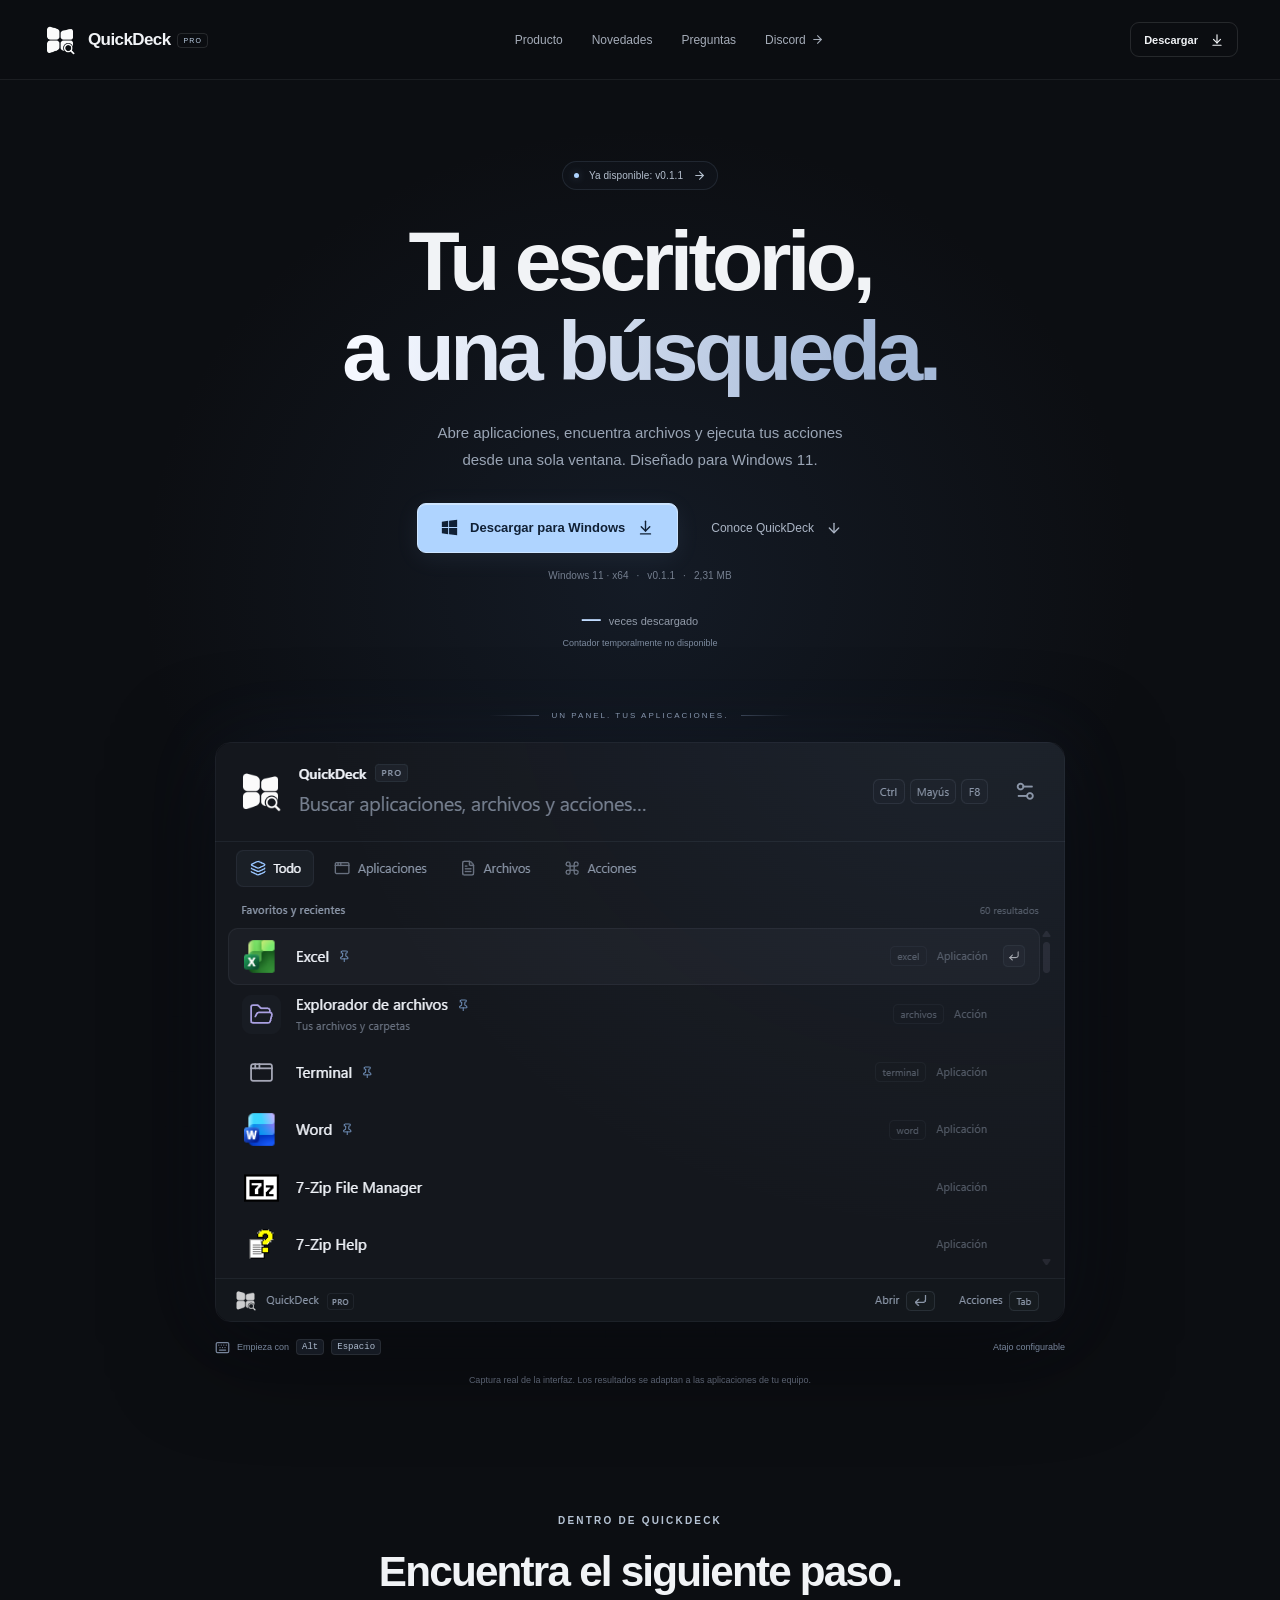
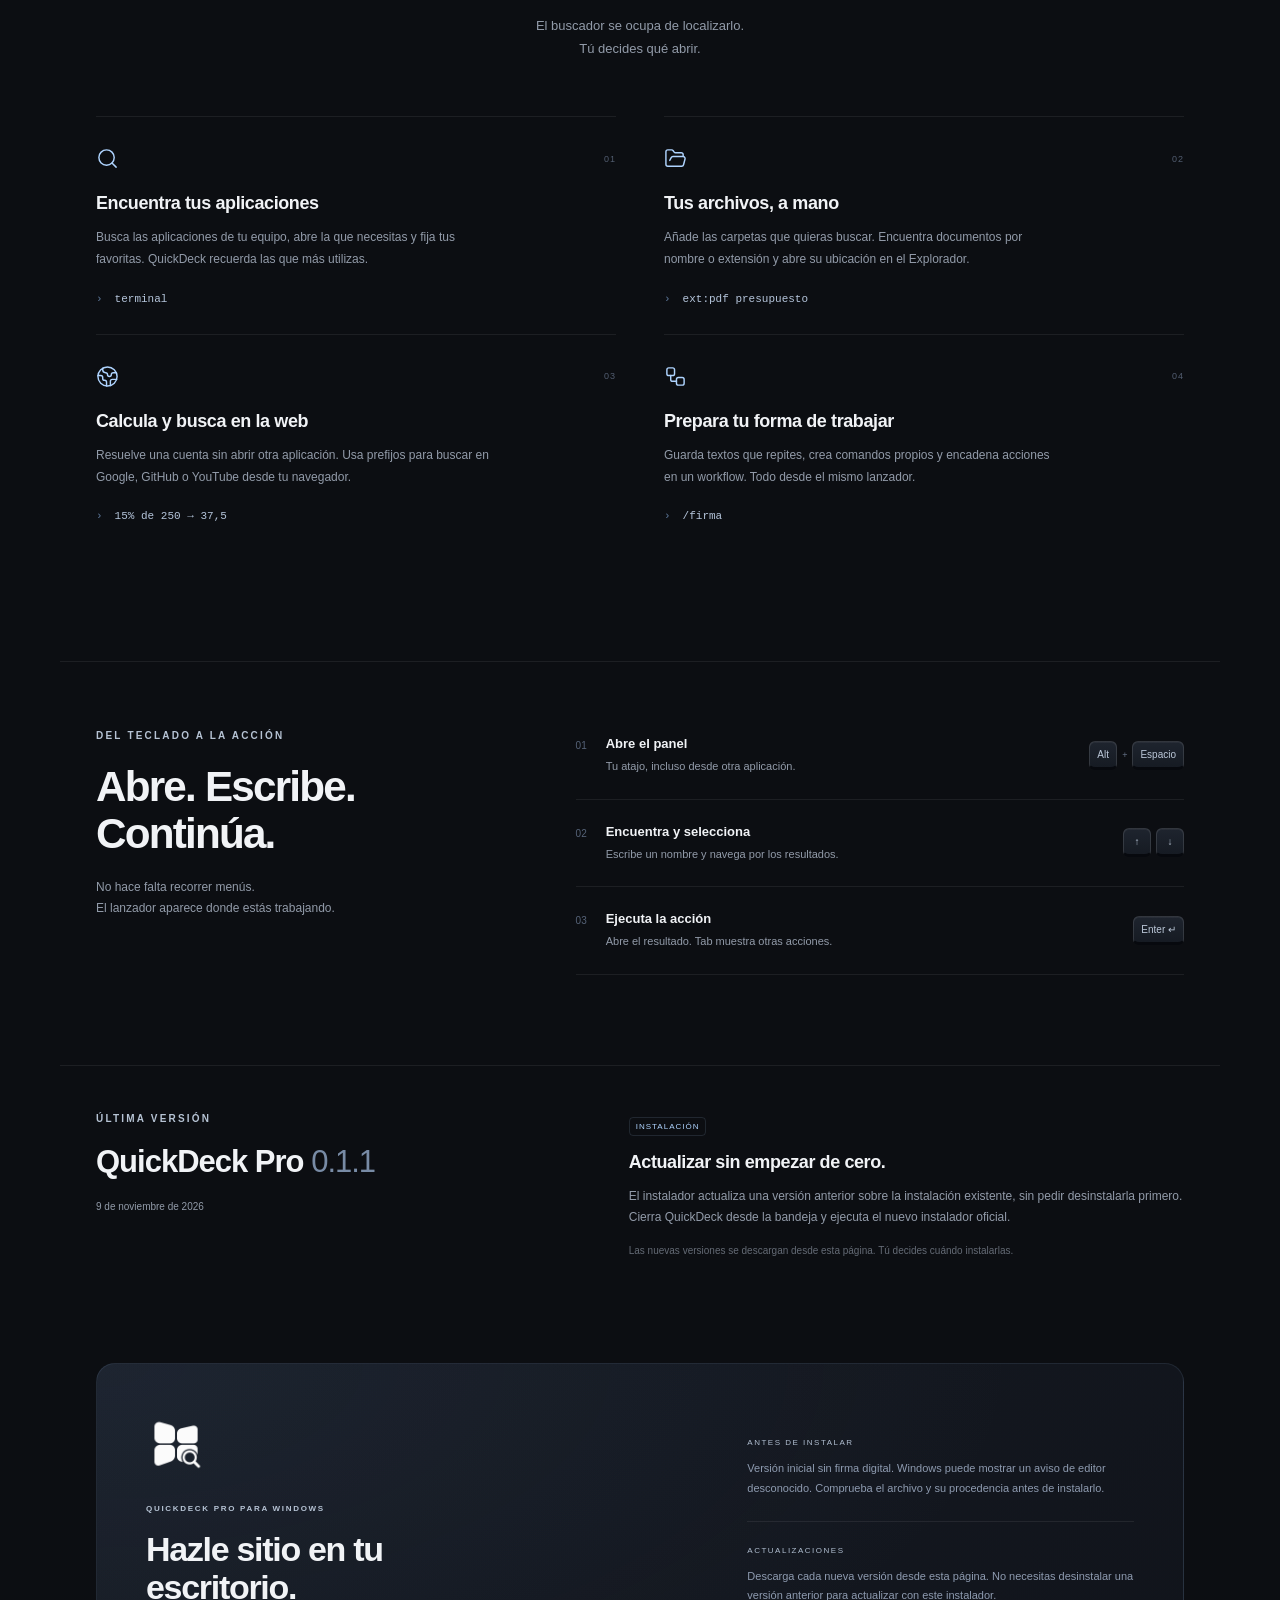
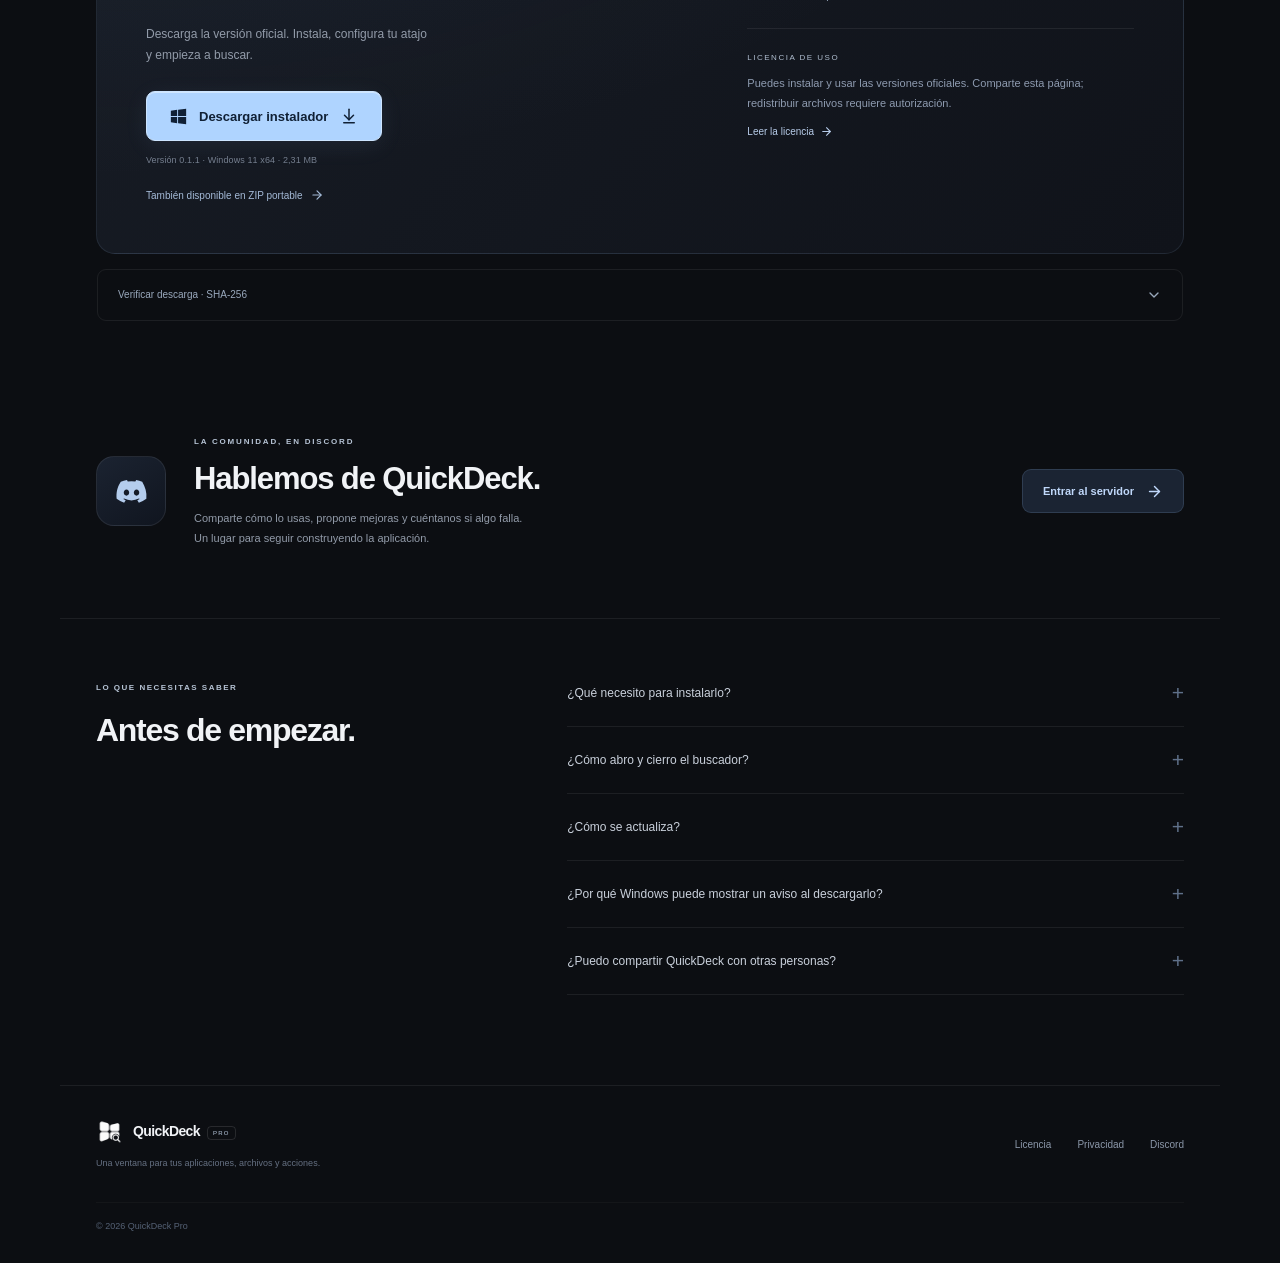
<file: index.html>
<!doctype html>
<html lang="es">
  <head>
    <meta charset="UTF-8" />
    <meta name="viewport" content="width=device-width,initial-scale=1" />
    <meta name="theme-color" content="#0c0e12" />
    <title>QuickDeck Pro — Windows 11</title>
    <meta
      name="description"
      content="Aplicaciones, archivos y acciones en un buscador para Windows 11. Descarga QuickDeck Pro y únete a Discord."
    />
    <link rel="canonical" href="https://ivanb12.github.io/" />
    <link rel="icon" href="favicon.ico" />
    <meta property="og:title" content="QuickDeck Pro v0.1.1" />
    <meta property="og:description" content="Tu escritorio, a una búsqueda." />
    <meta property="og:url" content="https://ivanb12.github.io/" />
    <meta property="og:type" content="website" />
    <meta
      property="og:image"
      content="https://ivanb12.github.io/images/launcher.png"
    />
    <style>
      :root {
        color-scheme: dark;
        --bg: #0c0e12;
        --text: #f1f3f6;
        --muted: #929ba9;
        --ice: #afd4ff;
        --line: #ffffff12;
        font-family: Inter, 'Segoe UI Variable Text', 'Segoe UI', Arial, sans-serif;
        font-synthesis: none;
        text-rendering: optimizeLegibility;
        -webkit-font-smoothing: antialiased;
      }
      * {
        box-sizing: border-box;
      }
      html {
        scroll-behavior: smooth;
        scroll-padding-top: 100px;
      }
      body {
        margin: 0;
        background: var(--bg);
        color: var(--text);
      }
      a {
        color: inherit;
        text-decoration: none;
      }
      button,
      input {
        font: inherit;
      }
      button,
      a,
      summary {
        -webkit-tap-highlight-color: transparent;
      }
      button,
      summary {
        cursor: pointer;
      }
      button {
        color: inherit;
      }
      a:focus-visible,
      button:focus-visible,
      summary:focus-visible,
      input:focus-visible {
        outline: 2px solid var(--ice);
        outline-offset: 5px;
      }
      ::selection {
        background: #afd4ff36;
        color: #fff;
      }
      img {
        max-width: 100%;
      }
      svg {
        flex-shrink: 0;
      }
      h1,
      h2,
      h3,
      p {
        margin: 0;
      }
      h2 {
        font-size: clamp(30px, 3.3vw, 46px);
        letter-spacing: -1.8px;
        line-height: 1.12;
        font-weight: 580;
      }
      h3 {
        font-weight: 550;
      }
      p {
        color: var(--muted);
        line-height: 1.75;
      }
      .section-shell {
        max-width: 1160px;
        margin: 0 auto;
        padding-left: 36px;
        padding-right: 36px;
      }
      .eyebrow {
        font-size: 10px;
        letter-spacing: 2.2px;
        font-weight: 600;
        color: #b6c3d4;
        margin-bottom: 18px;
      }
      .skip-link {
        position: fixed;
        top: -100px;
        left: 20px;
        padding: 12px 20px;
        background: var(--ice);
        color: #071425;
        z-index: 100;
      }
      .skip-link:focus {
        top: 10px;
      }
      .site-header {
        position: sticky;
        top: 0;
        z-index: 30;
        background: #0c0e12e8;
        backdrop-filter: blur(18px);
        border-bottom: 1px solid var(--line);
      }
      .nav-wrap {
        height: 79px;
        max-width: 1280px;
        padding: 0 42px;
        margin: auto;
        display: flex;
        align-items: center;
        gap: 40px;
      }
      .logo {
        display: flex;
        align-items: center;
        gap: 10px;
        font-size: 17px;
        font-weight: 600;
        letter-spacing: -0.6px;
        white-space: nowrap;
      }
      .logo img {
        display: block;
        width: 36px;
        height: 36px;
        object-fit: contain;
      }
      .pro {
        font-size: 7px;
        letter-spacing: 1.2px;
        font-weight: 500;
        color: #bed0e6;
        vertical-align: middle;
        border: 1px solid #ffffff1d;
        border-radius: 4px;
        margin-left: 7px;
        padding: 3px 5px;
      }
      .main-nav {
        display: flex;
        align-items: center;
        gap: 29px;
        margin: auto;
      }
      .main-nav a {
        font-size: 12px;
        color: #a5acb8;
        display: inline-flex;
        gap: 5px;
        align-items: center;
        transition: color 0.15s;
      }
      .main-nav a:hover {
        color: #fff;
      }
      .button {
        display: inline-flex;
        align-items: center;
        justify-content: center;
        gap: 12px;
        min-height: 44px;
        padding: 0 20px;
        border-radius: 9px;
        font-size: 12px;
        font-weight: 550;
        white-space: nowrap;
        transition:
          background 0.15s,
          transform 0.15s,
          border-color 0.15s;
        border: 1px solid #ffffff1d;
      }
      .button:hover {
        transform: translateY(-2px);
        background: #ffffff0e;
      }
      .nav-download {
        min-height: 35px;
        font-size: 11px;
        padding: 0 13px;
      }
      .button-primary {
        background: var(--ice);
        color: #102035;
        border: 1px solid #cde5ff;
        box-shadow:
          0 1px 0 #ffffff66 inset,
          0 5px 25px #9fc7ff13;
        min-height: 50px;
        padding: 0 23px;
        font-size: 13px;
      }
      .button-primary:hover {
        background: #cee4ff;
      }
      .button-quiet {
        border-color: transparent;
        color: #abb5c5;
        font-weight: 400;
      }
      .button-quiet:hover {
        background: #ffffff05;
        color: #fff;
      }
      .menu-toggle {
        display: none;
        border: 0;
        background: none;
        padding: 5px;
      }
      .hero {
        text-align: center;
        position: relative;
        isolation: isolate;
        padding-top: 81px;
      }
      .hero-halo {
        pointer-events: none;
        position: absolute;
        top: 0;
        left: 50%;
        width: 1100px;
        max-width: 100vw;
        height: 950px;
        transform: translateX(-50%);
        z-index: -2;
        background: radial-gradient(ellipse at 50% 53%, #31496c37, transparent 64%);
      }
      .release-pill {
        display: inline-flex;
        align-items: center;
        gap: 10px;
        font-size: 10px;
        letter-spacing: 0.1px;
        color: #b4bfcd;
        padding: 7px 11px;
        border: 1px solid #b8d2f51c;
        border-radius: 30px;
        background: #17213138;
      }
      .release-pill:hover {
        border-color: #afd4ff55;
      }
      .live-dot {
        height: 5px;
        width: 5px;
        border-radius: 50%;
        background: var(--ice);
        box-shadow: 0 0 9px #afd4ff55;
      }
      .hero h1 {
        margin: 27px 0 22px;
        font-size: clamp(50px, 6.7vw, 84px);
        font-weight: 570;
        letter-spacing: -4.5px;
        line-height: 1.07;
      }
      .hero h1 > span {
        background: linear-gradient(100deg, #f5f8ff 5%, #a5b9d8 88%);
        background-clip: text;
        color: transparent;
      }
      .hero-description {
        font-size: 15px;
        line-height: 1.8;
        color: #9aa5b5;
      }
      .hero-actions {
        display: flex;
        justify-content: center;
        gap: 12px;
        margin-top: 30px;
      }
      .download-meta {
        font-size: 10px;
        letter-spacing: 0.1px;
        display: block;
        margin-top: 14px;
        color: #757f8f;
      }
      .download-meta > span {
        margin: 0 5px;
      }
      .product-stage {
        margin: 63px auto 0;
        max-width: 890px;
        position: relative;
        padding: 0 20px 18px;
      }
      .stage-grid {
        position: absolute;
        inset: 30px -85px 0;
        z-index: -1;
        pointer-events: none;
        background-image:
          linear-gradient(#b9d9ff07 1px, transparent 1px),
          linear-gradient(90deg, #b9d9ff07 1px, transparent 1px);
        background-size: 55px 55px;
        mask-image: radial-gradient(ellipse, #000, transparent 68%);
      }
      .stage-intro {
        display: flex;
        justify-content: center;
        align-items: center;
        gap: 13px;
        font-size: 8px;
        letter-spacing: 2px;
        color: #8595ac;
        margin-bottom: 22px;
      }
      .stage-line {
        height: 1px;
        width: 50px;
        background: linear-gradient(90deg, transparent, #b8d3ff3d);
      }
      .stage-line:last-child {
        transform: rotate(180deg);
      }
      .product-shot {
        display: block;
        width: 100%;
        height: auto;
        border-radius: 15px;
        box-shadow:
          0 25px 100px #0008,
          0 0 80px #6b9af813;
        outline: 1px solid #b8d3ff0d;
        outline-offset: -1px;
      }
      .stage-caption {
        display: flex;
        justify-content: space-between;
        align-items: center;
        font-size: 9px;
        padding-top: 17px;
        color: #77859b;
      }
      .stage-caption > span:first-child {
        display: flex;
        align-items: center;
        gap: 7px;
      }
      .stage-caption kbd {
        font-size: 9px;
        padding: 2px 5px;
        background: #151a23;
        border: 1px solid #ffffff14;
        border-radius: 4px;
        color: #afbdd1;
      }
      .capture-note {
        font-size: 9px;
        color: #687181;
        margin-top: 0;
      }
      .features-section {
        padding-top: 123px;
        padding-bottom: 110px;
      }
      .section-heading {
        text-align: center;
        margin-bottom: 56px;
      }
      .section-heading > p:last-child {
        font-size: 13px;
        margin-top: 20px;
      }
      .features-grid {
        display: grid;
        grid-template-columns: repeat(2, minmax(0, 1fr));
        gap: 0 48px;
      }
      .feature {
        padding: 30px 0 29px;
        border-top: 1px solid var(--line);
      }
      .feature-top {
        display: flex;
        align-items: center;
        justify-content: space-between;
        color: var(--ice);
        margin-bottom: 23px;
      }
      .feature-top > span {
        font-size: 9px;
        color: #525d70;
        letter-spacing: 1px;
        font-variant-numeric: tabular-nums;
      }
      .feature h3 {
        font-size: 18px;
        letter-spacing: -0.4px;
        margin-bottom: 12px;
      }
      .feature p {
        font-size: 12px;
        max-width: 400px;
        line-height: 1.85;
      }
      .feature code {
        display: flex;
        align-items: center;
        gap: 12px;
        font-family: 'Cascadia Code', Consolas, monospace;
        font-size: 11px;
        color: #b5c5db;
        margin-top: 22px;
      }
      .feature code > span {
        color: #5e789a;
      }
      .keyboard-section {
        display: grid;
        grid-template-columns: 1fr 1.45fr;
        gap: 60px;
        border-top: 1px solid var(--line);
        padding-top: 65px;
        padding-bottom: 90px;
      }
      .keyboard-section > div > p:last-child {
        font-size: 12px;
        margin-top: 20px;
      }
      .keyboard-steps {
        padding: 0;
        margin: 0;
        list-style: none;
      }
      .keyboard-steps li {
        display: flex;
        gap: 19px;
        align-items: center;
        border-bottom: 1px solid var(--line);
        padding: 24px 0;
      }
      .keyboard-steps li:first-child {
        padding-top: 9px;
      }
      .step-number {
        color: #566378;
        font-size: 10px;
        align-self: flex-start;
        margin-top: 4px;
      }
      .keyboard-steps h3 {
        font-size: 13px;
        margin-bottom: 7px;
      }
      .keyboard-steps p {
        font-size: 11px;
        line-height: 1.5;
      }
      .key-combo {
        display: flex;
        align-items: center;
        gap: 5px;
        margin-left: auto;
        color: #657287;
      }
      .key-combo kbd {
        background: linear-gradient(#1e242e, #161b23);
        border: 1px solid #ffffff1f;
        border-bottom: 3px solid #07090e;
        border-radius: 6px;
        min-width: 28px;
        padding: 7px;
        font-family: inherit;
        font-size: 10px;
        color: #bcc8d9;
        text-align: center;
        box-shadow: 0 1px 0 #ffffff0c inset;
      }
      .key-combo > span {
        font-size: 9px;
      }
      .release-section {
        padding-top: 44px;
        padding-bottom: 79px;
        border-top: 1px solid var(--line);
        display: grid;
        grid-template-columns: 1fr 1.2fr;
        gap: 70px;
      }
      .release-section h2 {
        font-size: 31px;
        letter-spacing: -1px;
      }
      .release-section h2 span {
        color: #788ba5;
        font-weight: 350;
      }
      .release-date {
        font-size: 10px;
        margin-top: 18px;
      }
      .release-detail {
        padding-top: 5px;
      }
      .small-tag {
        display: inline-block;
        font-size: 8px;
        letter-spacing: 1px;
        color: var(--ice);
        border: 1px solid #afd4ff20;
        border-radius: 4px;
        padding: 4px 6px;
        margin-bottom: 16px;
      }
      .release-detail h3 {
        font-size: 18px;
        margin-bottom: 13px;
        letter-spacing: -0.4px;
      }
      .release-detail > p {
        font-size: 12px;
      }
      .release-detail .muted-small {
        font-size: 10px;
        opacity: 0.65;
        margin-top: 14px;
      }
      .download-section {
        padding-top: 25px;
        padding-bottom: 80px;
      }
      .download-panel {
        display: grid;
        grid-template-columns: 1.4fr 1fr;
        gap: 60px;
        border: 1px solid #a7c6f01c;
        border-radius: 19px;
        overflow: hidden;
        padding: 50px 49px;
        background:
          radial-gradient(ellipse at 0% 0%, #5673991a, transparent 60%),
          linear-gradient(130deg, #171c25, #10131a);
      }
      .download-main > img {
        display: block;
        object-fit: contain;
        margin-bottom: 28px;
        width: 60px;
        height: 60px;
      }
      .download-main .eyebrow {
        font-size: 8px;
        letter-spacing: 1.7px;
        margin-bottom: 14px;
      }
      .download-main h2 {
        font-size: 34px;
        letter-spacing: -1.3px;
        max-width: 340px;
      }
      .download-main > p:not(.eyebrow) {
        font-size: 12px;
        margin-top: 18px;
      }
      .download-main > .button {
        margin-top: 25px;
      }
      .download-main .download-meta {
        font-size: 9px;
      }
      .portable-link {
        display: inline-flex;
        align-items: center;
        gap: 7px;
        font-size: 10px;
        color: #a4bad7;
        margin-top: 23px;
      }
      .portable-link:hover {
        color: #fff;
      }
      .download-details {
        padding-top: 17px;
      }
      .detail-block {
        padding: 17px 0 22px;
        border-bottom: 1px solid var(--line);
      }
      .detail-block:first-child {
        padding-top: 0;
      }
      .detail-block:last-child {
        border: 0;
        padding-bottom: 0;
      }
      .detail-label {
        font-size: 8px;
        letter-spacing: 1.5px;
        color: #b0bed0;
      }
      .detail-block p {
        font-size: 11px;
        line-height: 1.8;
        margin-top: 10px;
        color: #8e9bb0;
      }
      .detail-block a {
        display: inline-flex;
        align-items: center;
        gap: 6px;
        font-size: 10px;
        color: #b6cbe8;
        margin-top: 11px;
      }
      .checksum {
        margin: 15px 1px 0;
        border: 1px solid var(--line);
        border-radius: 9px;
        color: #99a8bc;
      }
      .checksum > summary {
        padding: 17px 20px;
        display: flex;
        align-items: center;
        justify-content: space-between;
        list-style: none;
        font-size: 10px;
      }
      .checksum summary::-webkit-details-marker,
      .faq-list summary::-webkit-details-marker {
        display: none;
      }
      .checksum[open] > summary svg {
        transform: rotate(180deg);
      }
      .checksum-body {
        padding: 0 20px 20px;
      }
      .checksum-body label {
        font-size: 10px;
        color: #8b9bb1;
      }
      .hash-row {
        display: flex;
        margin: 10px 0;
        gap: 6px;
      }
      .hash-row input {
        min-width: 0;
        flex: 1;
        background: #0a0c12;
        border: 1px solid #ffffff13;
        border-radius: 6px;
        padding: 13px 11px;
        color: #becde3;
        font-family: Consolas, monospace;
        font-size: 11px;
      }
      .hash-row button {
        border: 1px solid #ffffff16;
        border-radius: 6px;
        background: #1a202a;
        width: 45px;
        display: grid;
        place-items: center;
      }
      .checksum-body p {
        font-size: 10px;
      }
      .checksum-body > a {
        display: inline-flex;
        align-items: center;
        gap: 6px;
        font-size: 10px;
        margin-top: 15px;
        color: var(--ice);
      }
      .community-section {
        display: grid;
        grid-template-columns: auto 1fr auto;
        align-items: center;
        gap: 28px;
        padding-top: 34px;
        padding-bottom: 70px;
      }
      .community-icon {
        width: 70px;
        height: 70px;
        border: 1px solid #ffffff14;
        border-radius: 18px;
        background: linear-gradient(145deg, #1b2331, #10151f);
        display: grid;
        place-items: center;
        color: #b4cded;
      }
      .community-icon svg {
        width: 31px;
        height: 31px;
      }
      .community-section .eyebrow {
        font-size: 8px;
        letter-spacing: 1.8px;
        margin-bottom: 13px;
      }
      .community-section h2 {
        font-size: 31px;
        letter-spacing: -1.1px;
      }
      .community-section p:not(.eyebrow) {
        font-size: 11px;
        margin-top: 13px;
      }
      .button-discord {
        background: #1b2433;
        border-color: #a4c7fc26;
        color: #c0d8fa;
        font-size: 11px;
      }
      .button-discord:hover {
        background: #27344a;
      }
      .faq-section {
        border-top: 1px solid var(--line);
        padding-top: 62px;
        padding-bottom: 90px;
        display: grid;
        grid-template-columns: 0.8fr 1.2fr;
        gap: 60px;
      }
      .faq-section h2 {
        font-size: 32px;
        letter-spacing: -1.3px;
      }
      .faq-section .eyebrow {
        font-size: 8px;
        letter-spacing: 1.5px;
      }
      .faq-list details {
        border-bottom: 1px solid var(--line);
      }
      .faq-list summary {
        display: flex;
        align-items: center;
        justify-content: space-between;
        gap: 20px;
        list-style: none;
        padding: 21px 0;
        font-size: 12px;
        font-weight: 450;
        color: #c9d0db;
      }
      .faq-list details:first-child summary {
        padding-top: 0;
      }
      .faq-plus {
        font-size: 21px;
        color: #5f7089;
        font-weight: 300;
        transition: transform 0.2s;
      }
      .faq-list details[open] .faq-plus {
        transform: rotate(45deg);
      }
      .faq-list p {
        padding: 0 22px 21px 0;
        font-size: 11px;
        line-height: 1.9;
      }
      .site-footer {
        border-top: 1px solid var(--line);
        padding-top: 32px;
        padding-bottom: 30px;
        display: grid;
        grid-template-columns: 1fr auto;
        gap: 30px;
      }
      .site-footer .logo {
        font-size: 14px;
      }
      .site-footer .logo img {
        width: 27px;
        height: 27px;
      }
      .site-footer .pro {
        font-size: 6px;
      }
      .site-footer p {
        font-size: 9px;
        margin-top: 11px;
        color: #657082;
      }
      .site-footer nav {
        display: flex;
        gap: 26px;
        font-size: 10px;
        color: #8b97a9;
        align-items: center;
      }
      .site-footer nav a:hover {
        color: #fff;
      }
      .site-footer > span {
        font-size: 9px;
        color: #556175;
        grid-column: 1/-1;
        border-top: 1px solid #ffffff08;
        padding-top: 18px;
      }
      @media (min-width: 1000px) {
        .hero h1,
        .hero-description,
        .hero-actions,
        .release-pill {
          animation: arrive 0.6s ease both;
        }
        .hero-description {
          animation-delay: 0.08s;
        }
        .hero-actions {
          animation-delay: 0.15s;
        }
      }
      @keyframes arrive {
        from {
          opacity: 0;
          transform: translateY(8px);
        }
        to {
          opacity: 1;
          transform: translateY(0);
        }
      }
      @media (max-width: 900px) {
        .nav-wrap {
          gap: 22px;
          padding: 0 25px;
        }
        .main-nav {
          gap: 17px;
        }
        .hero h1 {
          letter-spacing: -3px;
        }
        .section-shell {
          padding-left: 26px;
          padding-right: 26px;
        }
        .keyboard-section {
          gap: 30px;
          grid-template-columns: 1fr 1.4fr;
        }
        .key-combo {
          gap: 3px;
        }
        .key-combo kbd {
          padding: 6px;
          font-size: 9px;
        }
        .keyboard-steps {
          min-width: 0;
        }
        .keyboard-steps li {
          gap: 12px;
        }
        .keyboard-steps p {
          font-size: 10px;
          max-width: 180px;
        }
        .release-section {
          gap: 30px;
        }
        .download-panel {
          gap: 30px;
          padding: 36px 30px;
        }
        .community-section {
          grid-template-columns: auto 1fr;
          gap: 22px;
        }
        .community-section > .button {
          grid-column: 2;
          justify-self: start;
          margin-top: 0;
        }
        .community-section p br {
          display: none;
        }
        .faq-section {
          gap: 30px;
        }
      }
      @media (max-width: 640px) {
        html {
          scroll-padding-top: 85px;
        }
        .nav-wrap {
          height: 66px;
          padding: 0 18px;
          gap: 12px;
        }
        .logo {
          font-size: 16px;
          gap: 7px;
        }
        .logo img {
          height: 31px;
          width: 31px;
        }
        .pro {
          font-size: 6px;
          margin-left: 5px;
          padding: 2px 4px;
        }
        .nav-download {
          margin-left: auto;
          font-size: 10px;
          min-height: 32px;
          padding: 0 10px;
          gap: 7px;
        }
        .menu-toggle {
          display: block;
        }
        .menu-toggle svg {
          height: 19px;
          width: 19px;
        }
        .main-nav {
          display: none;
          position: absolute;
          top: 66px;
          left: 0;
          right: 0;
          margin: 0;
          padding: 20px 24px;
          background: #12161f;
          border-bottom: 1px solid #ffffff16;
          flex-direction: column;
          align-items: flex-start;
          gap: 22px;
        }
        .main-nav.is-open {
          display: flex;
        }
        .main-nav a {
          font-size: 13px;
        }
        .section-shell {
          padding-left: 21px;
          padding-right: 21px;
        }
        .hero {
          padding-top: 51px;
        }
        .release-pill {
          font-size: 9px;
          padding: 6px 10px;
        }
        .hero h1 {
          font-size: 48px;
          letter-spacing: -2.8px;
          line-height: 1.1;
          margin: 26px 0 20px;
        }
        .hero-description {
          font-size: 12px;
          line-height: 1.9;
          max-width: 330px;
          margin: auto;
        }
        .desktop-break {
          display: none;
        }
        .hero-actions {
          margin-top: 27px;
          gap: 10px;
          flex-direction: column;
          align-items: center;
        }
        .button-primary {
          min-height: 47px;
          font-size: 12px;
          padding: 0 18px;
          gap: 11px;
        }
        .button-quiet {
          min-height: 34px;
          font-size: 11px;
        }
        .download-meta {
          font-size: 9px;
          margin-top: 12px;
        }
        .product-stage {
          margin-top: 39px;
          padding: 0 0 12px;
        }
        .stage-intro {
          font-size: 6px;
          letter-spacing: 1.5px;
          gap: 10px;
          margin-bottom: 17px;
        }
        .stage-line {
          width: 27px;
        }
        .stage-grid {
          inset: 10px -21px 0;
          background-size: 35px 35px;
        }
        .product-shot {
          border-radius: 8px;
        }
        .stage-caption {
          padding-top: 13px;
          font-size: 8px;
        }
        .stage-caption > span:first-child {
          gap: 4px;
        }
        .stage-caption kbd {
          font-size: 8px;
          padding: 1px 4px;
        }
        .stage-caption svg {
          width: 12px;
        }
        .capture-note {
          font-size: 8px;
          line-height: 1.8;
          padding: 0 12px;
        }
        .features-section {
          padding-top: 76px;
          padding-bottom: 54px;
        }
        .section-heading {
          margin-bottom: 32px;
        }
        .eyebrow {
          font-size: 8px;
          letter-spacing: 1.5px;
          margin-bottom: 16px;
        }
        .section-heading h2 {
          font-size: 29px;
          letter-spacing: -1.3px;
        }
        .section-heading > p:last-child {
          font-size: 11px;
          margin-top: 15px;
        }
        .features-grid {
          grid-template-columns: 1fr;
          gap: 0;
        }
        .feature {
          padding: 25px 0;
        }
        .feature-top {
          margin-bottom: 17px;
        }
        .feature-top svg {
          width: 20px;
        }
        .feature h3 {
          font-size: 17px;
          margin-bottom: 10px;
        }
        .feature p {
          font-size: 12px;
          max-width: none;
        }
        .feature code {
          margin-top: 17px;
          font-size: 10px;
        }
        .keyboard-section {
          display: block;
          padding-top: 43px;
          padding-bottom: 55px;
        }
        .keyboard-section h2 {
          font-size: 32px;
        }
        .keyboard-section > div > p:last-child {
          font-size: 11px;
          margin-top: 16px;
        }
        .keyboard-steps {
          margin-top: 30px;
        }
        .keyboard-steps li {
          gap: 13px;
          padding: 22px 0;
        }
        .keyboard-steps h3 {
          font-size: 12px;
        }
        .keyboard-steps p {
          font-size: 10px;
          max-width: 160px;
        }
        .key-combo kbd {
          font-size: 9px;
          padding: 6px;
          min-width: 25px;
        }
        .release-section {
          display: block;
          padding-top: 38px;
          padding-bottom: 42px;
        }
        .release-section h2 {
          font-size: 27px;
        }
        .release-date {
          font-size: 9px;
          margin-top: 11px;
        }
        .release-detail {
          margin-top: 28px;
        }
        .release-detail h3 {
          font-size: 17px;
        }
        .release-detail > p {
          font-size: 11px;
        }
        .download-section {
          padding-top: 13px;
          padding-bottom: 48px;
        }
        .download-panel {
          display: block;
          padding: 30px 24px;
          border-radius: 14px;
        }
        .download-main > img {
          width: 48px;
          height: 48px;
          margin-bottom: 24px;
        }
        .download-main h2 {
          font-size: 29px;
          letter-spacing: -1.2px;
        }
        .download-main > p:not(.eyebrow) {
          font-size: 11px;
        }
        .download-main > .button {
          margin-top: 23px;
        }
        .download-main .download-meta {
          font-size: 8px;
        }
        .portable-link {
          font-size: 9px;
          margin-top: 19px;
        }
        .download-details {
          margin-top: 24px;
          padding-top: 25px;
          border-top: 1px solid var(--line);
        }
        .detail-block p {
          font-size: 11px;
        }
        .checksum > summary {
          font-size: 9px;
          padding: 15px;
        }
        .checksum-body {
          padding: 0 15px 16px;
        }
        .hash-row input {
          font-size: 10px;
        }
        .community-section {
          grid-template-columns: 45px 1fr;
          gap: 17px;
          padding-top: 20px;
          padding-bottom: 49px;
        }
        .community-icon {
          width: 45px;
          height: 45px;
          border-radius: 12px;
          align-self: start;
        }
        .community-icon svg {
          width: 22px;
        }
        .community-section .eyebrow {
          font-size: 7px;
          letter-spacing: 1px;
          margin-bottom: 10px;
        }
        .community-section h2 {
          font-size: 25px;
          letter-spacing: -0.9px;
        }
        .community-section p:not(.eyebrow) {
          font-size: 11px;
        }
        .community-section > .button {
          font-size: 10px;
          min-height: 41px;
        }
        .faq-section {
          display: block;
          padding-top: 39px;
          padding-bottom: 49px;
        }
        .faq-section h2 {
          font-size: 29px;
        }
        .faq-list {
          margin-top: 32px;
        }
        .faq-list summary {
          font-size: 11px;
          gap: 15px;
          padding: 20px 0;
        }
        .faq-list p {
          font-size: 11px;
          padding-right: 12px;
        }
        .site-footer {
          padding-top: 28px;
          padding-bottom: 24px;
          display: flex;
          flex-wrap: wrap;
          gap: 25px;
        }
        .site-footer nav {
          font-size: 10px;
          gap: 24px;
        }
        .site-footer > span {
          width: 100%;
          font-size: 8px;
          padding-top: 18px;
        }
        .site-footer p {
          font-size: 9px;
        }
        .site-footer .logo {
          font-size: 14px;
        }
      }
      @media (max-width: 360px) {
        .nav-download {
          display: none;
        }
        .menu-toggle {
          margin-left: auto;
        }
      }
      @media (prefers-reduced-motion: reduce) {
        html {
          scroll-behavior: auto;
        }
        *,
        *::before,
        *::after {
          animation: none !important;
          transition: none !important;
        }
      }

      .click-counter {
        display: flex;
        justify-content: center;
        align-items: baseline;
        gap: 8px;
        flex-wrap: wrap;
        margin: 24px auto 0;
        font-size: 11px;
        color: #929ba9;
      }
      .click-counter strong {
        font-size: 19px;
        color: #c1dcff;
        font-weight: 550;
        font-variant-numeric: tabular-nums;
      }
      .click-counter small {
        flex-basis: 100%;
        font-size: 9px;
        color: #7d8b9f;
      }
      @media (max-width: 640px) {
        .click-counter {
          margin-top: 20px;
          font-size: 10px;
        }
        .click-counter strong {
          font-size: 17px;
        }
      }
    </style>
  </head>
  <body>
    <a class="skip-link" href="#contenido">Saltar al contenido</a>
    <header class="site-header">
      <div class="nav-wrap">
        <a href="#inicio" aria-label="QuickDeck Pro, inicio"
          ><span class="logo"
            ><img src="brand/quickdeck.png" alt="" width="36" height="36" /><span
              >QuickDeck<span class="pro">PRO</span></span
            ></span
          ></a
        >
        <nav class="main-nav" aria-label="Navegación principal">
          <a href="#producto">Producto</a><a href="#novedades">Novedades</a
          ><a href="#preguntas">Preguntas</a
          ><a href="https://discord.gg/dPwN5qaMAV" target="_blank" rel="noopener noreferrer"
            >Discord
            <svg
              xmlns="http://www.w3.org/2000/svg"
              width="13"
              height="13"
              viewBox="0 0 24 24"
              fill="none"
              stroke="currentColor"
              stroke-width="2"
              stroke-linecap="round"
              stroke-linejoin="round"
              class="lucide lucide-arrow-right"
              aria-hidden="true"
            >
              <path d="M5 12h14"></path>
              <path d="m12 5 7 7-7 7"></path></svg
          ></a>
        </nav>
        <a class="button nav-download" href="#descargar"
          >Descargar
          <svg
            xmlns="http://www.w3.org/2000/svg"
            width="14"
            height="14"
            viewBox="0 0 24 24"
            fill="none"
            stroke="currentColor"
            stroke-width="2"
            stroke-linecap="round"
            stroke-linejoin="round"
            class="lucide lucide-arrow-down-to-line"
            aria-hidden="true"
          >
            <path d="M12 17V3"></path>
            <path d="m6 11 6 6 6-6"></path>
            <path d="M19 21H5"></path></svg></a
        ><button class="menu-toggle" type="button" aria-label="Abrir menú" aria-expanded="false">
          <svg
            xmlns="http://www.w3.org/2000/svg"
            width="24"
            height="24"
            viewBox="0 0 24 24"
            fill="none"
            stroke="currentColor"
            stroke-width="2"
            stroke-linecap="round"
            stroke-linejoin="round"
            class="lucide lucide-menu"
            aria-hidden="true"
          >
            <path d="M4 5h16"></path>
            <path d="M4 12h16"></path>
            <path d="M4 19h16"></path>
          </svg>
        </button>
      </div>
    </header>
    <main id="contenido">
      <section class="hero section-shell" id="inicio">
        <div class="hero-halo" aria-hidden="true"></div>
        <a href="#novedades" class="release-pill"
          ><span class="live-dot"></span> Ya disponible: v<!-- -->0.1.1<!-- -->
          <svg
            xmlns="http://www.w3.org/2000/svg"
            width="13"
            height="13"
            viewBox="0 0 24 24"
            fill="none"
            stroke="currentColor"
            stroke-width="2"
            stroke-linecap="round"
            stroke-linejoin="round"
            class="lucide lucide-arrow-right"
            aria-hidden="true"
          >
            <path d="M5 12h14"></path>
            <path d="m12 5 7 7-7 7"></path></svg
        ></a>
        <h1>Tu escritorio,<br /><span>a una búsqueda.</span></h1>
        <p class="hero-description">
          Abre aplicaciones, encuentra archivos y ejecuta tus acciones<br class="desktop-break" />
          desde una sola ventana. Diseñado para Windows 11.
        </p>
        <div class="hero-actions">
          <a
            class="button button-primary"
            href="downloads/QuickDeck-Pro-0.1.1-Setup.exe"
            download=""
            ><svg width="17" height="17" viewBox="0 0 20 20" fill="currentColor" aria-hidden="true">
              <path
                d="M1 3.2 8.4 2.2v7.2H1zm8.5-1.1L19 1v8.4H9.5zM1 10.5h7.4v7.3L1 16.8zm8.5 0H19V19l-9.5-1.1z"
              ></path>
            </svg>
            Descargar para Windows
            <svg
              xmlns="http://www.w3.org/2000/svg"
              width="17"
              height="17"
              viewBox="0 0 24 24"
              fill="none"
              stroke="currentColor"
              stroke-width="2"
              stroke-linecap="round"
              stroke-linejoin="round"
              class="lucide lucide-arrow-down-to-line"
              aria-hidden="true"
            >
              <path d="M12 17V3"></path>
              <path d="m6 11 6 6 6-6"></path>
              <path d="M19 21H5"></path></svg></a
          ><a class="button button-quiet" href="#producto"
            >Conoce QuickDeck
            <svg
              xmlns="http://www.w3.org/2000/svg"
              width="16"
              height="16"
              viewBox="0 0 24 24"
              fill="none"
              stroke="currentColor"
              stroke-width="2"
              stroke-linecap="round"
              stroke-linejoin="round"
              class="lucide lucide-arrow-down"
              aria-hidden="true"
            >
              <path d="M12 5v14"></path>
              <path d="m19 12-7 7-7-7"></path></svg
          ></a>
        </div>
        <p class="download-meta">
          Windows 11 · x64 <span>·</span> v<!-- -->0.1.1<!-- -->
          <span>·</span>
          <!-- -->2,31 MB
        </p>
        <div class="click-counter" aria-live="polite">
          <strong id="download-click-count">—</strong><span>veces descargado</span
          ><small id="download-click-status">Cargando…</small>
        </div>
        <div class="product-stage">
          <div class="stage-grid" aria-hidden="true"></div>
          <div class="stage-intro">
            <span class="stage-line"></span><span>UN PANEL. TUS APLICACIONES.</span
            ><span class="stage-line"></span>
          </div>
          <img
            class="product-shot"
            src="images/launcher.png"
            alt="Captura real del lanzador de QuickDeck: búsqueda, favoritos de aplicaciones y navegación con el teclado."
            width="850"
            height="580"
            fetchpriority="high"
          />
          <div class="stage-caption">
            <span
              ><svg
                xmlns="http://www.w3.org/2000/svg"
                width="15"
                height="15"
                viewBox="0 0 24 24"
                fill="none"
                stroke="currentColor"
                stroke-width="2"
                stroke-linecap="round"
                stroke-linejoin="round"
                class="lucide lucide-keyboard"
                aria-hidden="true"
              >
                <path d="M10 8h.01"></path>
                <path d="M12 12h.01"></path>
                <path d="M14 8h.01"></path>
                <path d="M16 12h.01"></path>
                <path d="M18 8h.01"></path>
                <path d="M6 8h.01"></path>
                <path d="M7 16h10"></path>
                <path d="M8 12h.01"></path>
                <rect width="20" height="16" x="2" y="4" rx="2"></rect>
              </svg>
              Empieza con <kbd>Alt</kbd><kbd>Espacio</kbd></span
            ><span>Atajo configurable</span>
          </div>
        </div>
        <p class="capture-note">
          Captura real de la interfaz. Los resultados se adaptan a las aplicaciones de tu equipo.
        </p>
      </section>
      <section class="features-section section-shell" id="producto">
        <div class="section-heading">
          <p class="eyebrow">DENTRO DE QUICKDECK</p>
          <h2>Encuentra el siguiente paso.</h2>
          <p>El buscador se ocupa de localizarlo.<br />Tú decides qué abrir.</p>
        </div>
        <div class="features-grid">
          <article class="feature">
            <div class="feature-top">
              <svg
                xmlns="http://www.w3.org/2000/svg"
                width="23"
                height="23"
                viewBox="0 0 24 24"
                fill="none"
                stroke="currentColor"
                stroke-width="1.5"
                stroke-linecap="round"
                stroke-linejoin="round"
                class="lucide lucide-search"
                aria-hidden="true"
              >
                <path d="m21 21-4.34-4.34"></path>
                <circle cx="11" cy="11" r="8"></circle></svg
              ><span>0<!-- -->1</span>
            </div>
            <h3>Encuentra tus aplicaciones</h3>
            <p>
              Busca las aplicaciones de tu equipo, abre la que necesitas y fija tus favoritas.
              QuickDeck recuerda las que más utilizas.
            </p>
            <code><span>›</span>terminal</code>
          </article>
          <article class="feature">
            <div class="feature-top">
              <svg
                xmlns="http://www.w3.org/2000/svg"
                width="23"
                height="23"
                viewBox="0 0 24 24"
                fill="none"
                stroke="currentColor"
                stroke-width="1.5"
                stroke-linecap="round"
                stroke-linejoin="round"
                class="lucide lucide-folder-open"
                aria-hidden="true"
              >
                <path
                  d="m6 14 1.5-2.9A2 2 0 0 1 9.24 10H20a2 2 0 0 1 1.94 2.5l-1.54 6a2 2 0 0 1-1.95 1.5H4a2 2 0 0 1-2-2V5a2 2 0 0 1 2-2h3.9a2 2 0 0 1 1.69.9l.81 1.2a2 2 0 0 0 1.67.9H18a2 2 0 0 1 2 2v2"
                ></path></svg
              ><span>0<!-- -->2</span>
            </div>
            <h3>Tus archivos, a mano</h3>
            <p>
              Añade las carpetas que quieras buscar. Encuentra documentos por nombre o extensión y
              abre su ubicación en el Explorador.
            </p>
            <code><span>›</span>ext:pdf presupuesto</code>
          </article>
          <article class="feature">
            <div class="feature-top">
              <svg
                xmlns="http://www.w3.org/2000/svg"
                width="23"
                height="23"
                viewBox="0 0 24 24"
                fill="none"
                stroke="currentColor"
                stroke-width="1.5"
                stroke-linecap="round"
                stroke-linejoin="round"
                class="lucide lucide-earth"
                aria-hidden="true"
              >
                <path d="M21.54 15H17a2 2 0 0 0-2 2v4.54"></path>
                <path
                  d="M7 3.34V5a3 3 0 0 0 3 3a2 2 0 0 1 2 2c0 1.1.9 2 2 2a2 2 0 0 0 2-2c0-1.1.9-2 2-2h3.17"
                ></path>
                <path d="M11 21.95V18a2 2 0 0 0-2-2a2 2 0 0 1-2-2v-1a2 2 0 0 0-2-2H2.05"></path>
                <circle cx="12" cy="12" r="10"></circle></svg
              ><span>0<!-- -->3</span>
            </div>
            <h3>Calcula y busca en la web</h3>
            <p>
              Resuelve una cuenta sin abrir otra aplicación. Usa prefijos para buscar en Google,
              GitHub o YouTube desde tu navegador.
            </p>
            <code><span>›</span>15% de 250 → 37,5</code>
          </article>
          <article class="feature">
            <div class="feature-top">
              <svg
                xmlns="http://www.w3.org/2000/svg"
                width="23"
                height="23"
                viewBox="0 0 24 24"
                fill="none"
                stroke="currentColor"
                stroke-width="1.5"
                stroke-linecap="round"
                stroke-linejoin="round"
                class="lucide lucide-workflow"
                aria-hidden="true"
              >
                <rect width="8" height="8" x="3" y="3" rx="2"></rect>
                <path d="M7 11v4a2 2 0 0 0 2 2h4"></path>
                <rect width="8" height="8" x="13" y="13" rx="2"></rect></svg
              ><span>0<!-- -->4</span>
            </div>
            <h3>Prepara tu forma de trabajar</h3>
            <p>
              Guarda textos que repites, crea comandos propios y encadena acciones en un workflow.
              Todo desde el mismo lanzador.
            </p>
            <code><span>›</span>/firma</code>
          </article>
        </div>
      </section>
      <section class="keyboard-section section-shell">
        <div>
          <p class="eyebrow">DEL TECLADO A LA ACCIÓN</p>
          <h2>Abre. Escribe.<br />Continúa.</h2>
          <p>No hace falta recorrer menús.<br />El lanzador aparece donde estás trabajando.</p>
        </div>
        <ol class="keyboard-steps">
          <li>
            <span class="step-number">01</span>
            <div>
              <h3>Abre el panel</h3>
              <p>Tu atajo, incluso desde otra aplicación.</p>
            </div>
            <div class="key-combo"><kbd>Alt</kbd><span>+</span><kbd>Espacio</kbd></div>
          </li>
          <li>
            <span class="step-number">02</span>
            <div>
              <h3>Encuentra y selecciona</h3>
              <p>Escribe un nombre y navega por los resultados.</p>
            </div>
            <div class="key-combo"><kbd>↑</kbd><kbd>↓</kbd></div>
          </li>
          <li>
            <span class="step-number">03</span>
            <div>
              <h3>Ejecuta la acción</h3>
              <p>Abre el resultado. Tab muestra otras acciones.</p>
            </div>
            <div class="key-combo"><kbd>Enter ↵</kbd></div>
          </li>
        </ol>
      </section>
      <section class="release-section section-shell" id="novedades">
        <div>
          <p class="eyebrow">ÚLTIMA VERSIÓN</p>
          <h2>QuickDeck Pro <span>0.1.1</span></h2>
          <p class="release-date">9 de noviembre de 2026</p>
        </div>
        <div class="release-detail">
          <span class="small-tag">INSTALACIÓN</span>
          <h3>Actualizar sin empezar de cero.</h3>
          <p>
            El instalador actualiza una versión anterior sobre la instalación existente, sin pedir
            desinstalarla primero. Cierra QuickDeck desde la bandeja y ejecuta el nuevo instalador
            oficial.
          </p>
          <p class="muted-small">
            Las nuevas versiones se descargan desde esta página. Tú decides cuándo instalarlas.
          </p>
        </div>
      </section>
      <section class="download-section section-shell" id="descargar">
        <div class="download-panel">
          <div class="download-main">
            <img src="brand/quickdeck.png" alt="" width="64" height="64" loading="lazy" />
            <p class="eyebrow">QUICKDECK PRO PARA WINDOWS</p>
            <h2>Hazle sitio en tu escritorio.</h2>
            <p>
              Descarga la versión oficial. Instala, configura tu atajo<br class="desktop-break" />
              y empieza a buscar.
            </p>
            <a
              class="button button-primary"
              href="downloads/QuickDeck-Pro-0.1.1-Setup.exe"
              download=""
              ><svg
                width="17"
                height="17"
                viewBox="0 0 20 20"
                fill="currentColor"
                aria-hidden="true"
              >
                <path
                  d="M1 3.2 8.4 2.2v7.2H1zm8.5-1.1L19 1v8.4H9.5zM1 10.5h7.4v7.3L1 16.8zm8.5 0H19V19l-9.5-1.1z"
                ></path>
              </svg>
              Descargar instalador
              <svg
                xmlns="http://www.w3.org/2000/svg"
                width="18"
                height="18"
                viewBox="0 0 24 24"
                fill="none"
                stroke="currentColor"
                stroke-width="2"
                stroke-linecap="round"
                stroke-linejoin="round"
                class="lucide lucide-arrow-down-to-line"
                aria-hidden="true"
              >
                <path d="M12 17V3"></path>
                <path d="m6 11 6 6 6-6"></path>
                <path d="M19 21H5"></path></svg></a
            ><span class="download-meta"
              >Versión
              <!-- -->0.1.1<!-- -->
              · Windows 11 x64 ·
              <!-- -->2,31 MB</span
            ><a class="portable-link" href="downloads/QuickDeck-Pro-0.1.1-Portable.zip" download=""
              >También disponible en ZIP portable
              <svg
                xmlns="http://www.w3.org/2000/svg"
                width="14"
                height="14"
                viewBox="0 0 24 24"
                fill="none"
                stroke="currentColor"
                stroke-width="2"
                stroke-linecap="round"
                stroke-linejoin="round"
                class="lucide lucide-arrow-right"
                aria-hidden="true"
              >
                <path d="M5 12h14"></path>
                <path d="m12 5 7 7-7 7"></path></svg
            ></a>
          </div>
          <div class="download-details">
            <div class="detail-block">
              <span class="detail-label">ANTES DE INSTALAR</span>
              <p>
                Versión inicial sin firma digital. Windows puede mostrar un aviso de editor
                desconocido. Comprueba el archivo y su procedencia antes de instalarlo.
              </p>
            </div>
            <div class="detail-block">
              <span class="detail-label">ACTUALIZACIONES</span>
              <p>
                Descarga cada nueva versión desde esta página. No necesitas desinstalar una versión
                anterior para actualizar con este instalador.
              </p>
            </div>
            <div class="detail-block">
              <span class="detail-label">LICENCIA DE USO</span>
              <p>
                Puedes instalar y usar las versiones oficiales. Comparte esta página; redistribuir
                archivos requiere autorización.
              </p>
              <a href="legal/licencia.txt" target="_blank" rel="noopener noreferrer"
                >Leer la licencia
                <svg
                  xmlns="http://www.w3.org/2000/svg"
                  width="13"
                  height="13"
                  viewBox="0 0 24 24"
                  fill="none"
                  stroke="currentColor"
                  stroke-width="2"
                  stroke-linecap="round"
                  stroke-linejoin="round"
                  class="lucide lucide-arrow-right"
                  aria-hidden="true"
                >
                  <path d="M5 12h14"></path>
                  <path d="m12 5 7 7-7 7"></path></svg
              ></a>
            </div>
          </div>
        </div>
        <details class="checksum">
          <summary>
            <span>Verificar descarga · SHA-256</span
            ><svg
              xmlns="http://www.w3.org/2000/svg"
              width="16"
              height="16"
              viewBox="0 0 24 24"
              fill="none"
              stroke="currentColor"
              stroke-width="2"
              stroke-linecap="round"
              stroke-linejoin="round"
              class="lucide lucide-chevron-down"
              aria-hidden="true"
            >
              <path d="m6 9 6 6 6-6"></path>
            </svg>
          </summary>
          <div class="checksum-body">
            <label for="installer-hash">SHA-256 del instalador v<!-- -->0.1.1</label>
            <div class="hash-row">
              <input
                id="installer-hash"
                readonly
                value="947028d81b7b27a9ba434077b48956f7c271d74dd0b566033e0e9550c422433c"
              /><button type="button" aria-label="Copiar SHA-256">
                <svg
                  xmlns="http://www.w3.org/2000/svg"
                  width="17"
                  height="17"
                  viewBox="0 0 24 24"
                  fill="none"
                  stroke="currentColor"
                  stroke-width="2"
                  stroke-linecap="round"
                  stroke-linejoin="round"
                  class="lucide lucide-copy"
                  aria-hidden="true"
                >
                  <rect width="14" height="14" x="8" y="8" rx="2" ry="2"></rect>
                  <path d="M4 16c-1.1 0-2-.9-2-2V4c0-1.1.9-2 2-2h10c1.1 0 2 .9 2 2"></path>
                </svg>
              </button>
            </div>
            <p aria-live="polite">
              El hash permite comprobar que el archivo descargado coincide con el publicado.
            </p>
            <a href="downloads/SHA256SUMS.txt" download=""
              >Descargar hashes del instalador y portable
              <svg
                xmlns="http://www.w3.org/2000/svg"
                width="13"
                height="13"
                viewBox="0 0 24 24"
                fill="none"
                stroke="currentColor"
                stroke-width="2"
                stroke-linecap="round"
                stroke-linejoin="round"
                class="lucide lucide-arrow-down-to-line"
                aria-hidden="true"
              >
                <path d="M12 17V3"></path>
                <path d="m6 11 6 6 6-6"></path>
                <path d="M19 21H5"></path></svg
            ></a>
          </div>
        </details>
      </section>
      <section class="community-section section-shell" id="comunidad">
        <div class="community-icon">
          <svg viewBox="0 0 24 24" width="23" height="23" fill="currentColor" aria-hidden="true">
            <path
              d="M20.3 4.5a19 19 0 0 0-4.7-1.4l-.6 1.2a17 17 0 0 0-5.9 0l-.6-1.2a19 19 0 0 0-4.8 1.4C.7 9 .1 13.4.5 17.7a19 19 0 0 0 5.8 3l1.2-1.9-1.8-.9.5-.4a13.5 13.5 0 0 0 11.6 0l.5.4-1.8.9 1.2 1.9a19 19 0 0 0 5.8-3c.5-5-.9-9.3-3.2-13.2ZM8.1 15.2c-1.2 0-2.1-1.1-2.1-2.4s.9-2.4 2.1-2.4 2.2 1.1 2.1 2.4c0 1.3-.9 2.4-2.1 2.4Zm7.8 0c-1.2 0-2.1-1.1-2.1-2.4s.9-2.4 2.1-2.4 2.2 1.1 2.1 2.4c0 1.3-.9 2.4-2.1 2.4Z"
            ></path>
          </svg>
        </div>
        <div>
          <p class="eyebrow">LA COMUNIDAD, EN DISCORD</p>
          <h2>Hablemos de QuickDeck.</h2>
          <p>
            Comparte cómo lo usas, propone mejoras y cuéntanos si algo falla.<br
              class="desktop-break"
            />
            Un lugar para seguir construyendo la aplicación.
          </p>
        </div>
        <a
          class="button button-discord"
          href="https://discord.gg/dPwN5qaMAV"
          target="_blank"
          rel="noopener noreferrer"
          >Entrar al servidor
          <svg
            xmlns="http://www.w3.org/2000/svg"
            width="17"
            height="17"
            viewBox="0 0 24 24"
            fill="none"
            stroke="currentColor"
            stroke-width="2"
            stroke-linecap="round"
            stroke-linejoin="round"
            class="lucide lucide-arrow-right"
            aria-hidden="true"
          >
            <path d="M5 12h14"></path>
            <path d="m12 5 7 7-7 7"></path></svg
        ></a>
      </section>
      <section class="faq-section section-shell" id="preguntas">
        <div>
          <p class="eyebrow">LO QUE NECESITAS SABER</p>
          <h2>Antes de empezar.</h2>
        </div>
        <div class="faq-list">
          <details>
            <summary>
              ¿Qué necesito para instalarlo?<span class="faq-plus" aria-hidden="true">+</span>
            </summary>
            <p>
              Un equipo con Windows 11 de 64 bits. QuickDeck utiliza Microsoft Edge WebView2; el
              instalador comprueba si está disponible y puede descargarlo si falta. No necesitas
              instalar Rust, Node.js ni herramientas de desarrollo.
            </p>
          </details>
          <details>
            <summary>
              ¿Cómo abro y cierro el buscador?<span class="faq-plus" aria-hidden="true">+</span>
            </summary>
            <p>
              El atajo inicial es Alt + Espacio. Si otra aplicación lo utiliza, puedes elegir una
              combinación distinta en Preferencias → Atajos. Escape o un clic fuera ocultan el
              lanzador; para cerrar QuickDeck por completo, usa Salir desde la bandeja del sistema.
            </p>
          </details>
          <details>
            <summary>¿Cómo se actualiza?<span class="faq-plus" aria-hidden="true">+</span></summary>
            <p>
              Descarga el instalador nuevo desde esta página, sal de QuickDeck desde la bandeja y
              ejecútalo con la misma cuenta de Windows. El asistente actualiza una versión anterior
              sin pedir desinstalarla primero. Las actualizaciones son manuales; todavía no hay un
              actualizador automático.
            </p>
          </details>
          <details>
            <summary>
              ¿Por qué Windows puede mostrar un aviso al descargarlo?<span
                class="faq-plus"
                aria-hidden="true"
                >+</span
              >
            </summary>
            <p>
              Esta versión todavía no tiene firma digital. Windows o tu navegador pueden mostrar un
              aviso de editor desconocido. Comprueba la procedencia del archivo y su SHA-256 antes
              de instalarlo. No se ha completado una campaña de instalación y actualización en
              equipos limpios con todas las configuraciones de Windows.
            </p>
          </details>
          <details>
            <summary>
              ¿Puedo compartir QuickDeck con otras personas?<span
                class="faq-plus"
                aria-hidden="true"
                >+</span
              >
            </summary>
            <p>
              Puedes compartir el enlace a esta página para que descarguen la versión oficial. La
              licencia permite instalar y usar el programa para uso personal o profesional. Alojar o
              redistribuir sus archivos, o publicar actualizaciones, requiere autorización escrita
              del titular. Los componentes de terceros conservan sus propias licencias.
            </p>
          </details>
        </div>
      </section>
    </main>
    <footer class="site-footer section-shell">
      <div>
        <a href="#inicio" aria-label="Volver al inicio"
          ><span class="logo"
            ><img src="brand/quickdeck.png" alt="" width="36" height="36" /><span
              >QuickDeck<span class="pro">PRO</span></span
            ></span
          ></a
        >
        <p>Una ventana para tus aplicaciones, archivos y acciones.</p>
      </div>
      <nav aria-label="Enlaces del pie">
        <a href="legal/licencia.txt" target="_blank" rel="noopener noreferrer">Licencia</a
        ><a href="legal/privacidad.txt" target="_blank" rel="noopener noreferrer">Privacidad</a
        ><a href="https://discord.gg/dPwN5qaMAV" target="_blank" rel="noopener noreferrer"
          >Discord</a
        >
      </nav>
      <span>© 2026 QuickDeck Pro</span>
    </footer>
    <noscript
      ><p class="section-shell">
        Las descargas funcionan sin JavaScript. Actívalo para ver el contador global de clics.
      </p></noscript
    >
    <script>
      // Contador global de CLICS. Todo el código del cliente está en este HTML.
      // El total compartido se guarda en el servicio online, nunca en localStorage.
      const COUNTER_URL = 'https://quickdeck-pro.pithymandrill1.chatgpt.site/api/download-clicks';
      const countElement = document.getElementById('download-click-count');
      const countStatus = document.getElementById('download-click-status');
      const countFormat = new Intl.NumberFormat('es-ES');
      function showCount(value) {
        if (!Number.isSafeInteger(value) || value < 0) throw new Error('Invalid counter');
        countElement.textContent = countFormat.format(value);
        countStatus.textContent = 'Descargas totales';
      }
      async function loadCount() {
        try {
          const response = await fetch(COUNTER_URL, {
            cache: 'no-store',
            credentials: 'omit',
            signal: AbortSignal.timeout(8000),
          });
          if (!response.ok) throw new Error('Counter unavailable');
          showCount((await response.json()).count);
        } catch {
          countStatus.textContent = 'Contador temporalmente no disponible';
        }
      }
      loadCount();
      // Solo se cuentan los enlaces al instalador y al ZIP, no el salto a la sección.
      document
        .querySelectorAll('a[href$="-Setup.exe"], a[href$="-Portable.zip"]')
        .forEach((link) => {
          link.addEventListener('click', async () => {
            // No se cancela ni retrasa la descarga si el servicio del contador falla.
            try {
              const response = await fetch(COUNTER_URL, {
                method: 'POST',
                cache: 'no-store',
                credentials: 'omit',
                keepalive: true,
              });
              if (!response.ok) throw new Error('Counter unavailable');
              showCount((await response.json()).count);
            } catch {
              countStatus.textContent = 'No se pudo registrar este clic';
            }
          });
        });
      const menuButton = document.querySelector('.menu-toggle');
      const navigation = document.querySelector('.main-nav');
      const closedMenuIcon = menuButton.innerHTML;
      function closeMenu() {
        navigation.classList.remove('is-open');
        menuButton.setAttribute('aria-expanded', 'false');
        menuButton.setAttribute('aria-label', 'Abrir menú');
        menuButton.innerHTML = closedMenuIcon;
      }
      menuButton.addEventListener('click', () => {
        if (navigation.classList.contains('is-open')) {
          closeMenu();
          return;
        }
        navigation.classList.add('is-open');
        menuButton.setAttribute('aria-expanded', 'true');
        menuButton.setAttribute('aria-label', 'Cerrar menú');
        menuButton.innerHTML =
          '<svg width="19" height="19" viewBox="0 0 24 24" fill="none" stroke="currentColor" stroke-width="2" aria-hidden="true"><path d="m6 6 12 12M18 6 6 18"/></svg>';
      });
      navigation
        .querySelectorAll('a[href^="#"]')
        .forEach((link) => link.addEventListener('click', closeMenu));
      document.querySelector('.checksum button').addEventListener('click', async () => {
        const value = document.getElementById('installer-hash');
        const status = document.querySelector('.checksum-body p');
        try {
          await navigator.clipboard.writeText(value.value);
          status.textContent = 'SHA-256 copiado.';
        } catch {
          value.focus();
          value.select();
          status.textContent = 'No se pudo copiar. Selecciona el texto y cópialo manualmente.';
        }
      });
      document
        .getElementById('installer-hash')
        .addEventListener('focus', (event) => event.target.select());
    </script>
  </body>
</html>
</file>
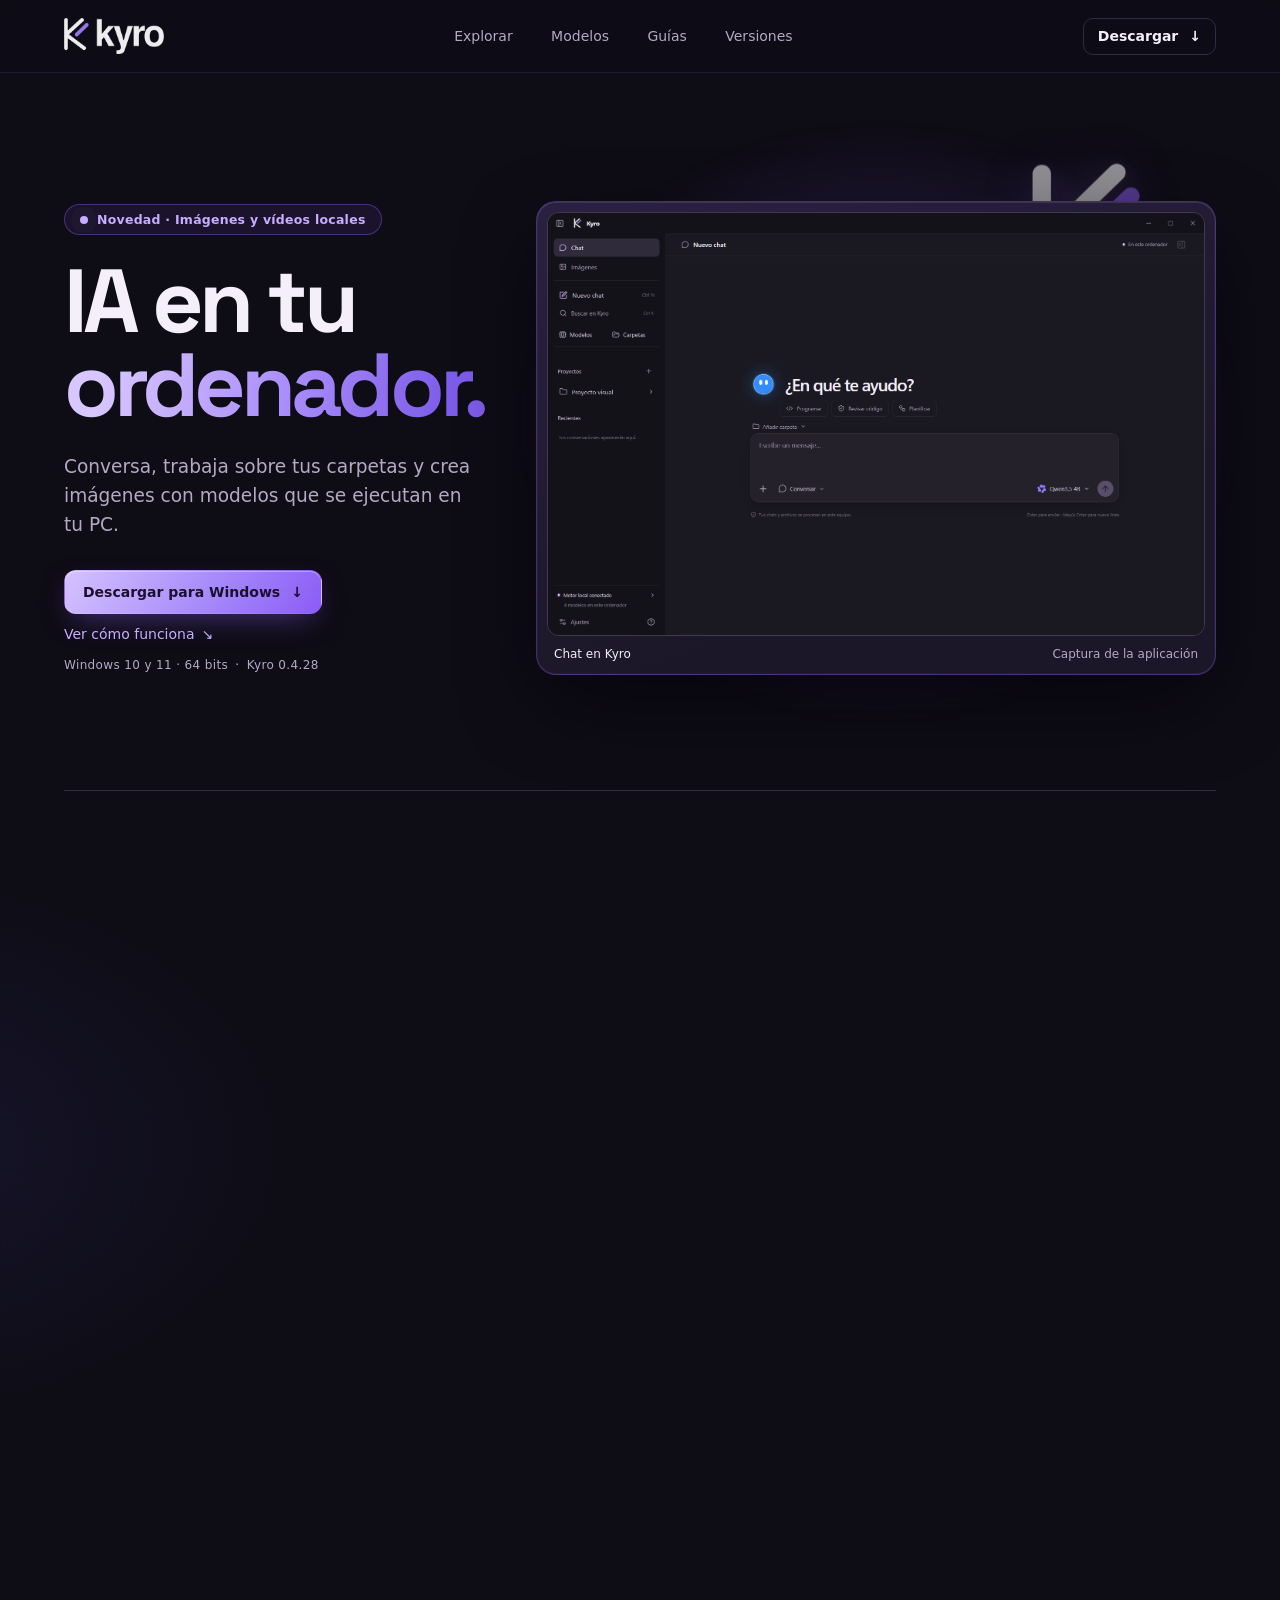
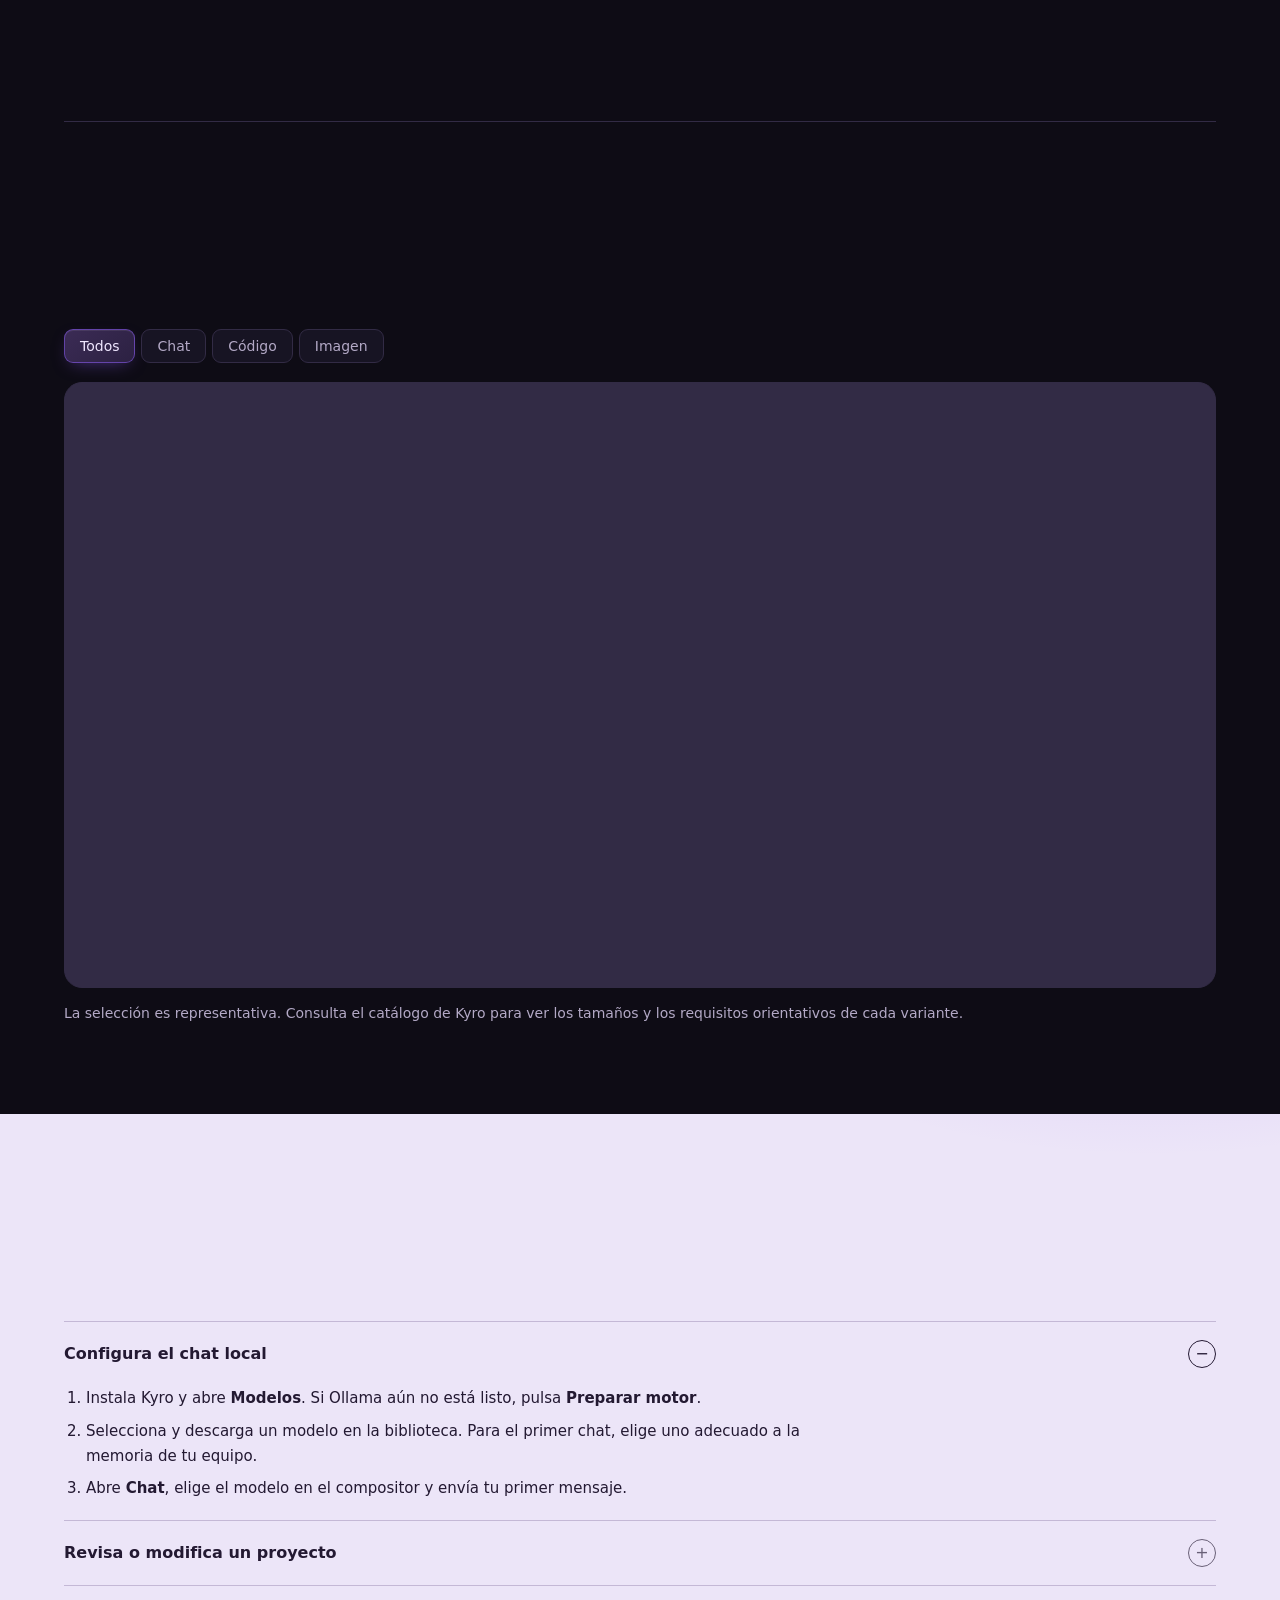
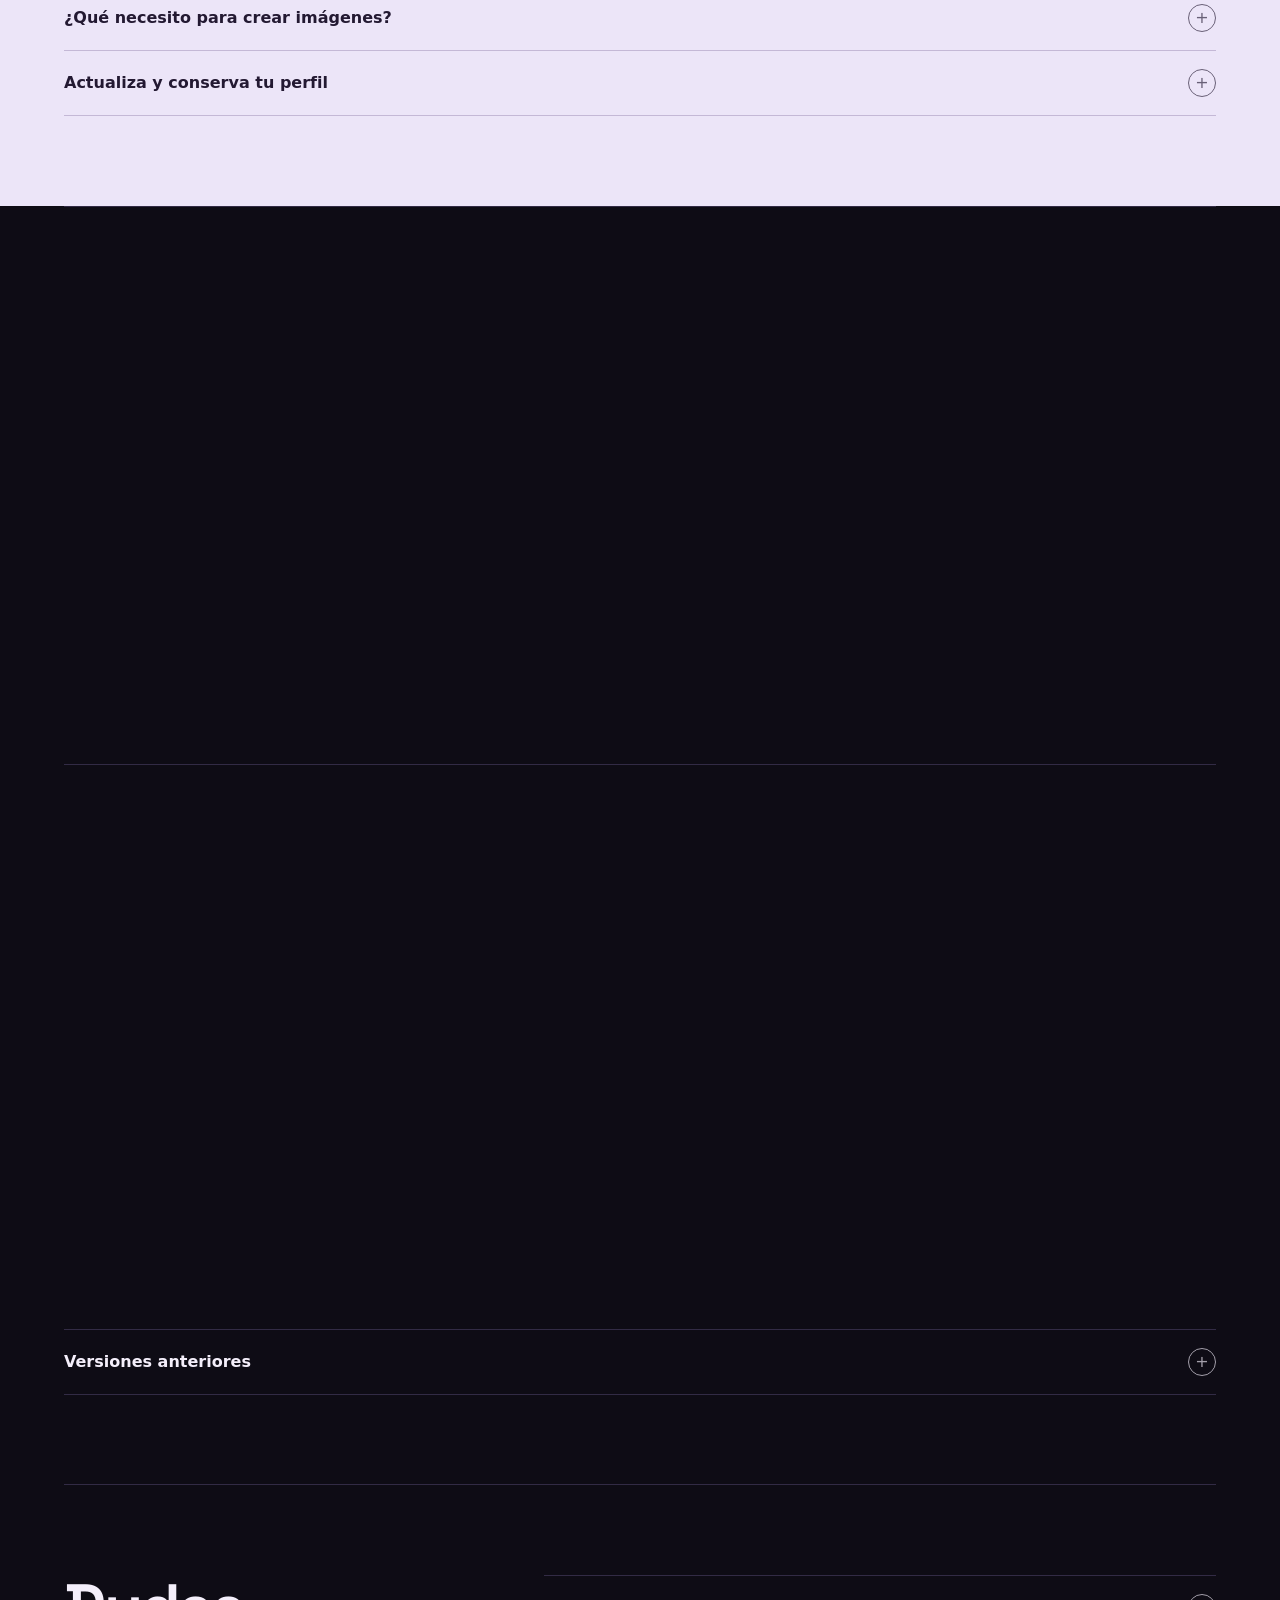
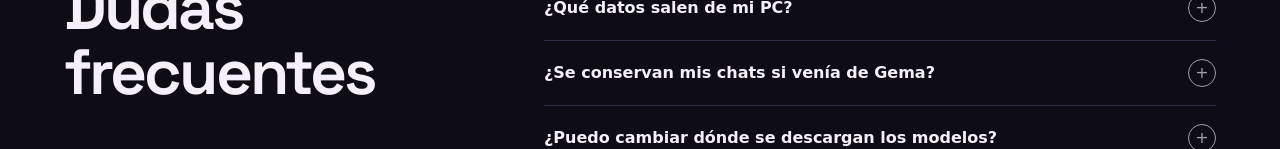
<file: gema/index.html>
<!doctype html>
<html lang="es"><meta charset="utf-8"><meta name="viewport" content="width=device-width,initial-scale=1"><title>Gema ahora es Kyro</title><link rel="canonical" href="https://ivanb12.github.io/kyro/"><meta http-equiv="refresh" content="0;url=../kyro/"><p>Gema ahora es <a href="../kyro/">Kyro</a>.</p></html>
</file>
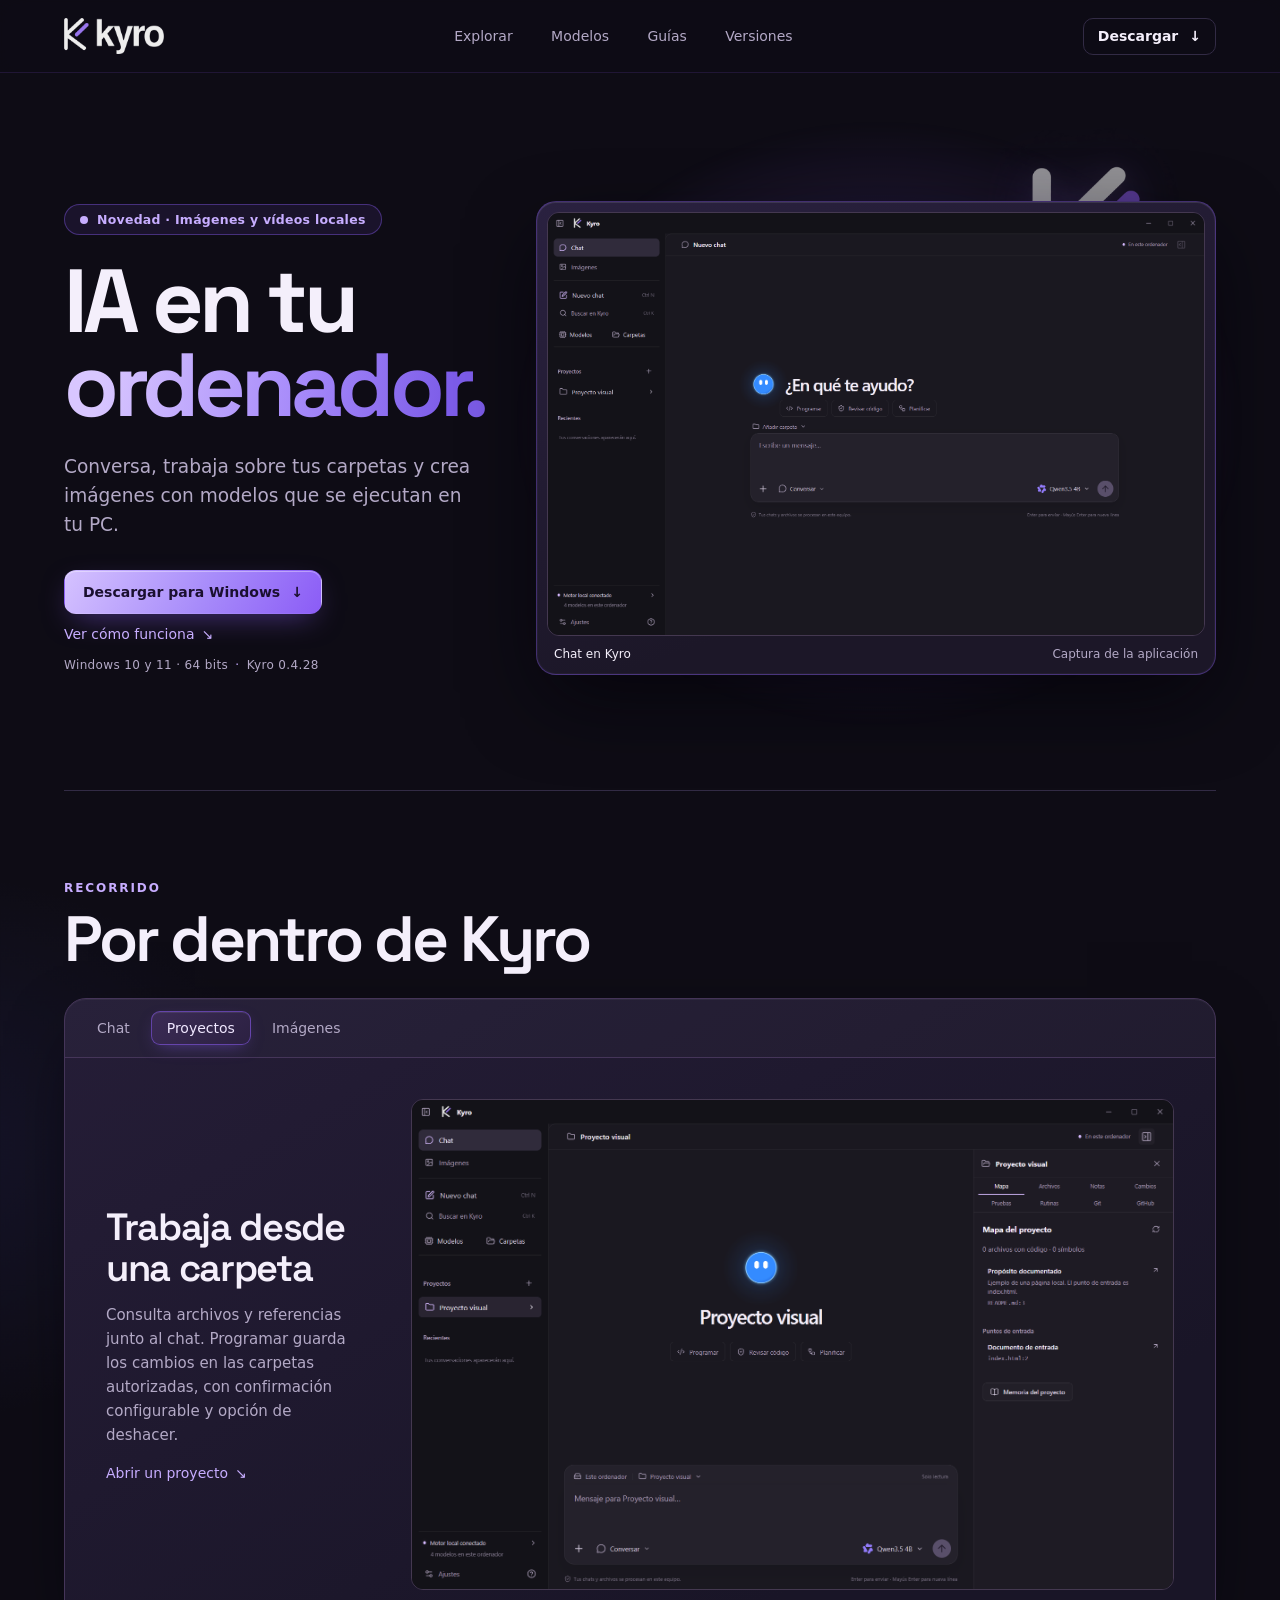
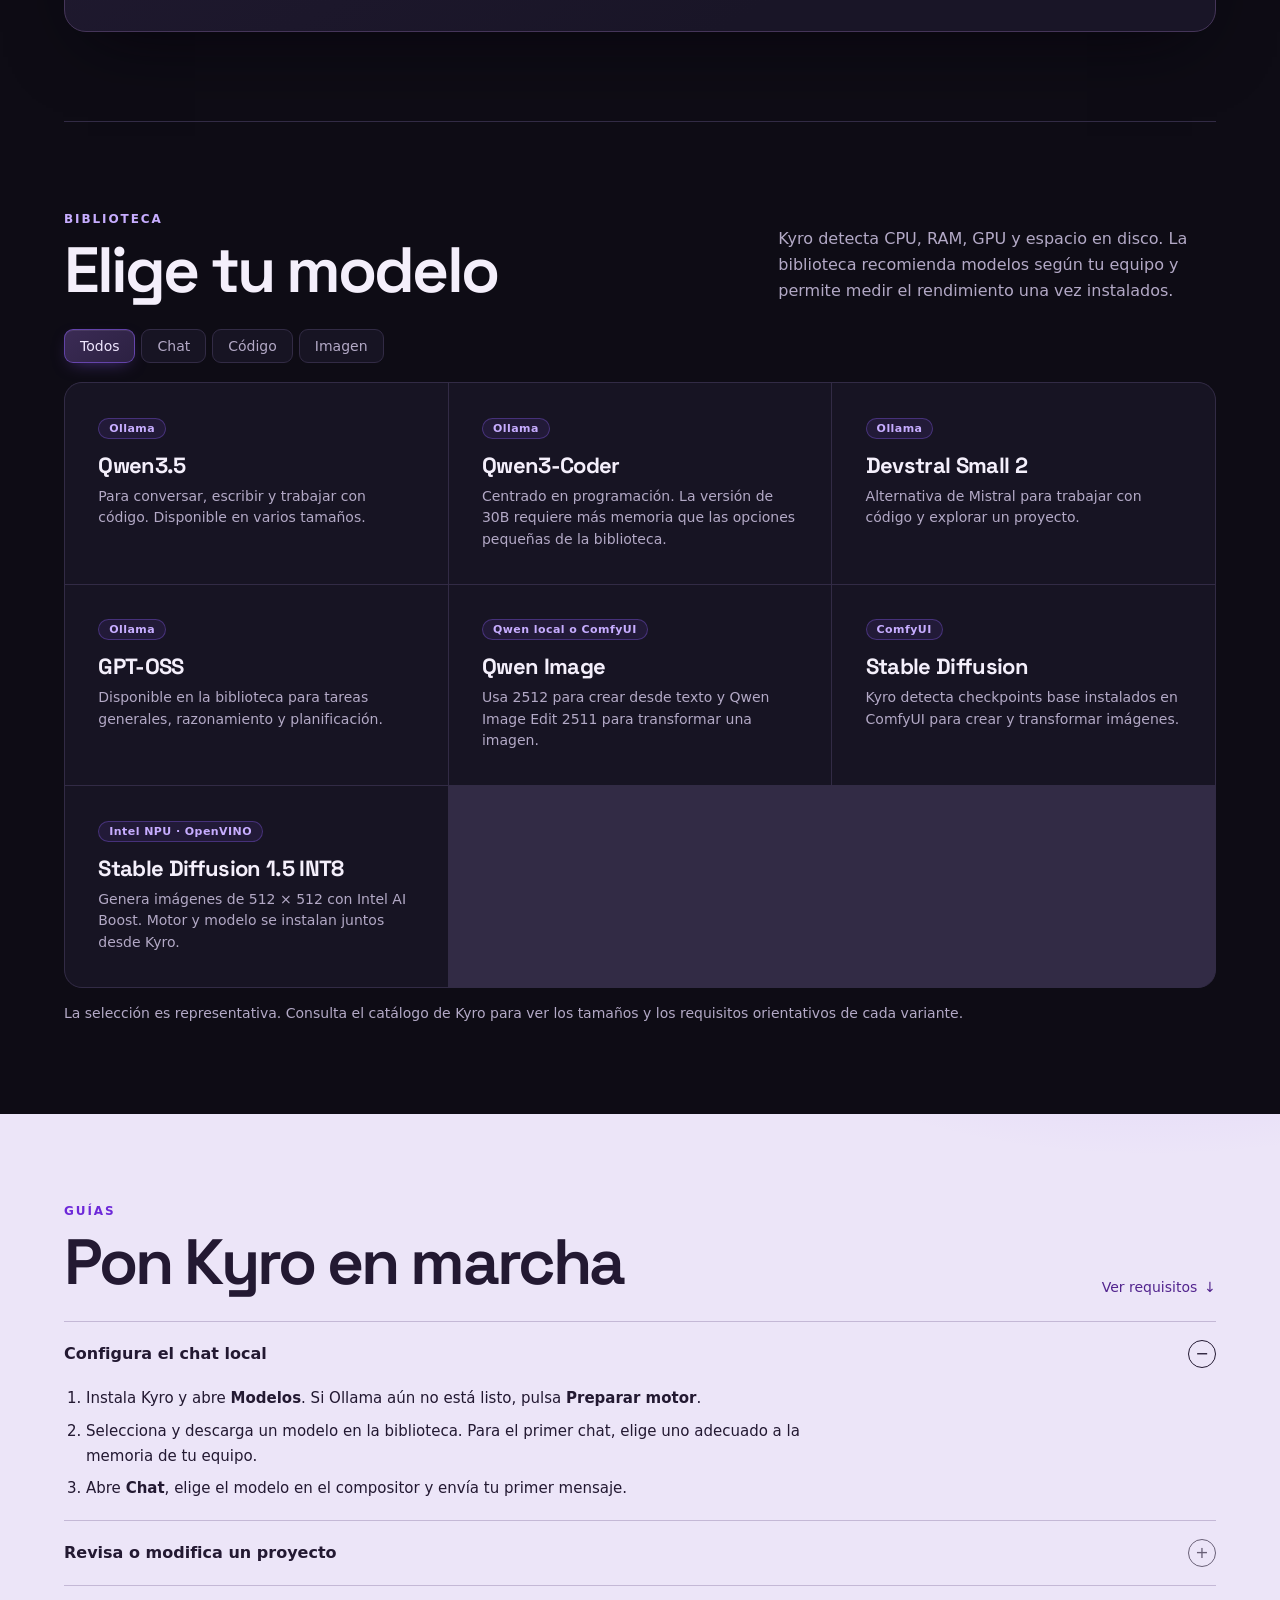
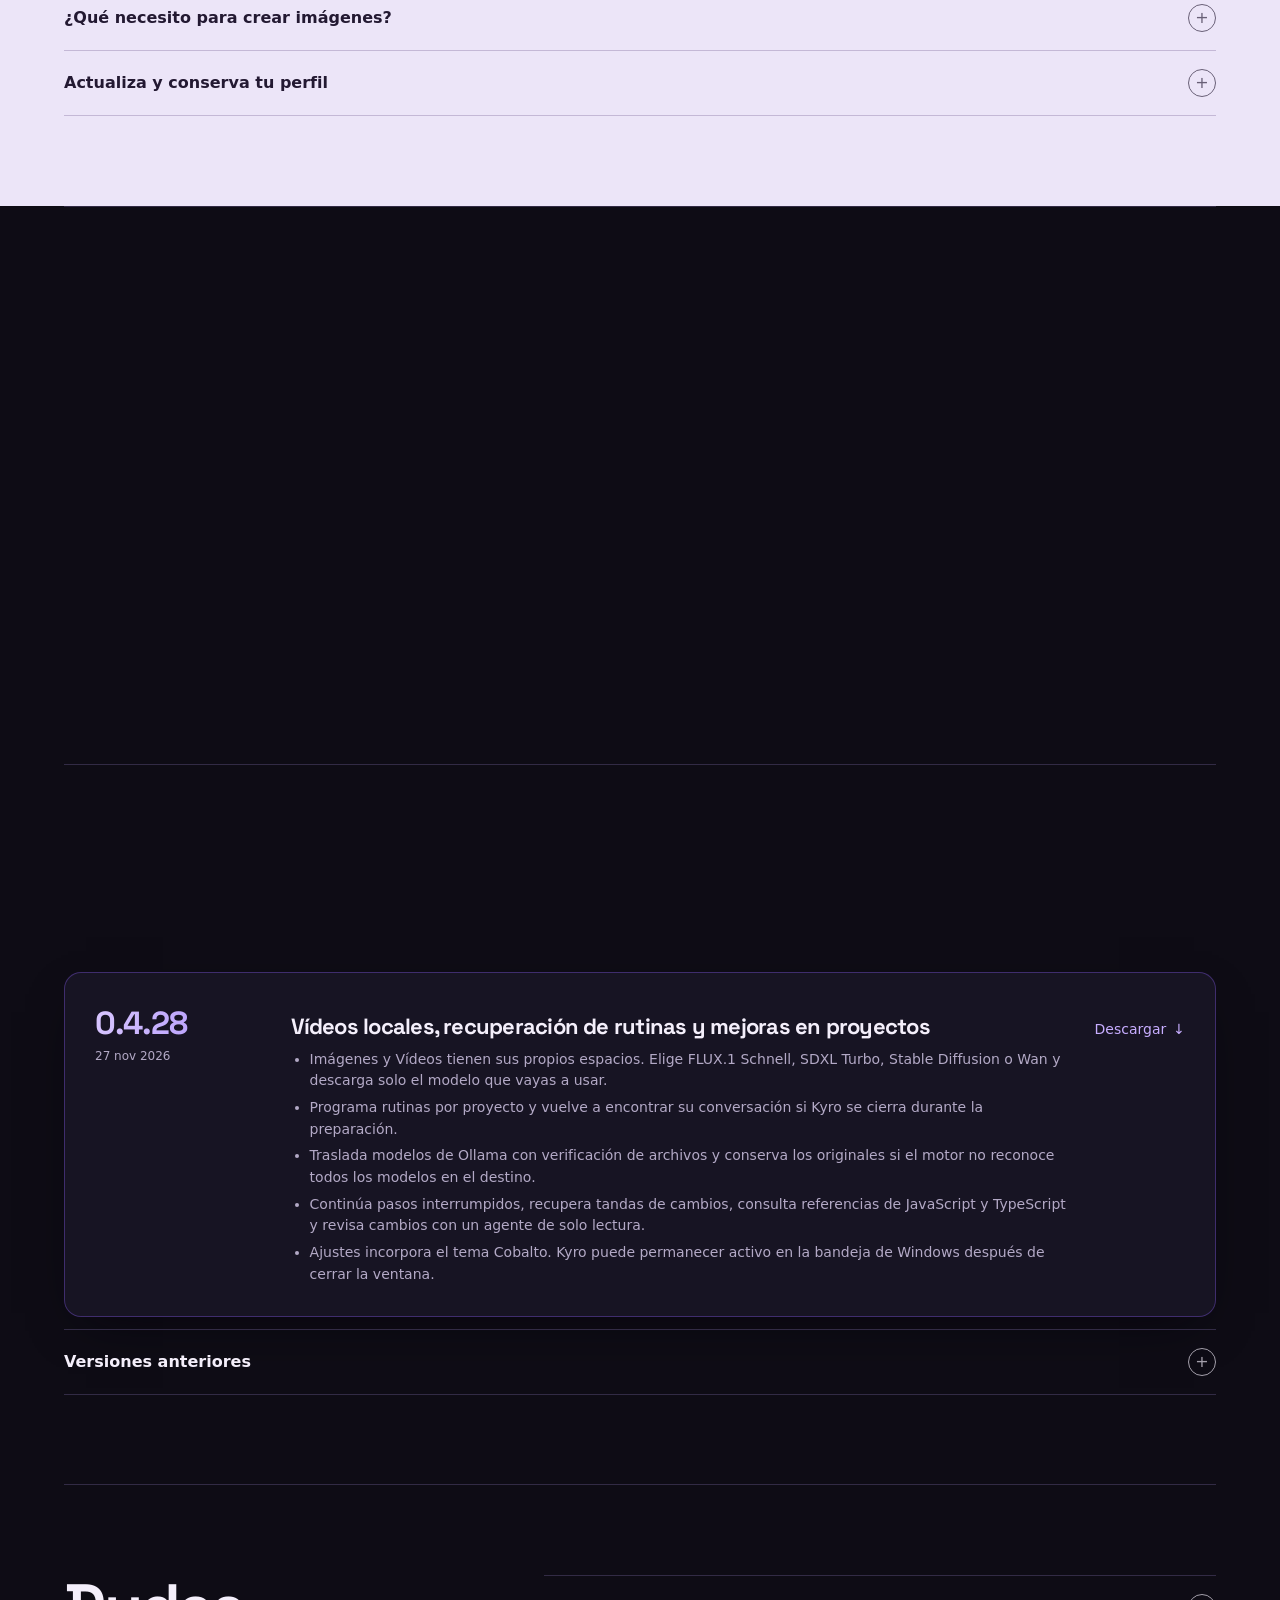
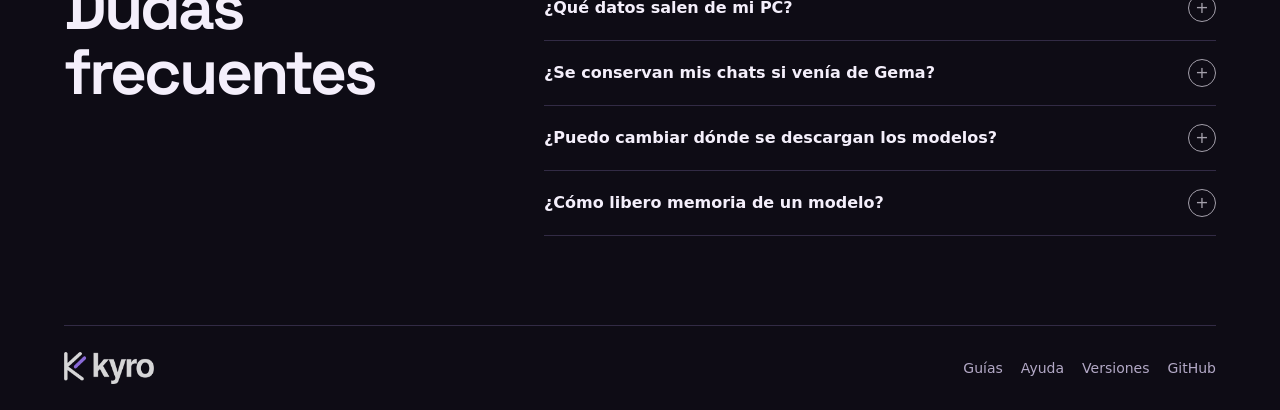
<file: kyro/index.html>
<!doctype html>
<html lang="es">
  <head>
    <meta charset="utf-8" />
    <meta name="viewport" content="width=device-width,initial-scale=1" />
    <meta name="theme-color" content="#121118" />
    <meta
      name="description"
      content="Kyro es una aplicación de IA local para Windows. Conversa, trabaja sobre tus proyectos y crea imágenes en tu ordenador."
    />
    <link rel="canonical" href="https://ivanb12.github.io/kyro/" />
    <link rel="icon" href="assets/kyro-icon.png" />
    <link rel="preconnect" href="https://fonts.googleapis.com" />
    <link rel="preconnect" href="https://fonts.gstatic.com" crossorigin />
    <link rel="stylesheet" href="style.css" />
    <title>Kyro — IA local para Windows</title>
    <script src="release-data.js" defer></script>
    <script src="site.js" defer></script>
  </head>
  <body>
    <a class="skip" href="#contenido">Saltar al contenido</a>
    <header class="site-header">
      <div class="shell nav">
        <a class="brand" href="./" aria-label="Inicio de Kyro"
          ><img src="assets/kyro-logotype.png" alt="" width="100" height="36"
        /></a>
        <button class="mobile-nav" type="button" aria-expanded="false" aria-controls="navigation">
          Menú
        </button>
        <nav id="navigation" aria-label="Navegación">
          <a href="#explorar">Explorar</a><a href="#modelos">Modelos</a><a href="#guias">Guías</a
          ><a href="#versiones">Versiones</a>
        </nav>
        <a class="button nav-cta" href="#descargar">Descargar <span aria-hidden="true">↓</span></a>
      </div>
    </header>

    <main id="contenido">
      <section class="shell hero" aria-labelledby="hero-title">
        <div class="hero-copy">
          <span class="hero-badge"><span class="pulse" aria-hidden="true"></span>Novedad · Imágenes y vídeos locales</span>
          <h1 id="hero-title">IA en tu<br /><em>ordenador.</em></h1>
          <p>
            Conversa, trabaja sobre tus carpetas y crea imágenes con modelos que se ejecutan en tu
            PC.
          </p>
          <div class="hero-actions">
            <a class="button primary" href="downloads/Kyro_0.4.28_x64-setup.exe" download data-download
              >Descargar para Windows <span aria-hidden="true">↓</span></a
            >
            <a class="text-link" href="#explorar"
              >Ver cómo funciona <span aria-hidden="true">↘</span></a
            >
          </div>
          <p class="hero-meta">Windows 10 y 11 · 64 bits <span>·</span> Kyro 0.4.28</p>
        </div>
        <div class="hero-visual">
          <img class="hero-mark" src="assets/kyro-glow.png" alt="" width="640" height="640" />
          <figure>
            <img
              src="assets/chat.png"
              alt="Ventana real de Kyro con el compositor centrado y el selector de modelo"
              width="1700"
              height="1093"
              fetchpriority="high"
            />
            <figcaption>Chat en Kyro <span>Captura de la aplicación</span></figcaption>
          </figure>
        </div>
      </section>

      <section class="section shell" id="explorar" aria-labelledby="explore-title">
        <div class="section-heading">
          <div>
            <span class="eyebrow">Recorrido</span>
            <h2 id="explore-title">Por dentro de Kyro</h2>
          </div>
        </div>
        <div class="tour">
          <div class="tour-tabs" role="tablist" aria-label="Espacios de Kyro">
            <button
              type="button"
              role="tab"
              id="tab-chat"
              aria-controls="panel-chat"
              aria-selected="false"
              tabindex="-1"
            >
              Chat
            </button>
            <button
              type="button"
              role="tab"
              id="tab-project"
              aria-controls="panel-project"
              aria-selected="true"
            >
              Proyectos
            </button>
            <button
              type="button"
              role="tab"
              id="tab-image"
              aria-controls="panel-image"
              aria-selected="false"
              tabindex="-1"
            >
              Imágenes
            </button>
          </div>
          <div
            class="tour-panel"
            id="panel-chat"
            role="tabpanel"
            aria-labelledby="tab-chat"
            tabindex="0"
            hidden
          >
            <div>
              <h3>Abre un chat local</h3>
              <p>
                Elige el modelo desde el cuadro de mensaje. Usa Conversar para consultas, Planificar
                para organizar una tarea o Revisar para examinar un proyecto.
              </p>
              <a class="text-link" href="#guia-chat"
                >Empezar un chat <span aria-hidden="true">↘</span></a
              >
            </div>
            <img
              src="assets/chat.png"
              alt="Chat local de Kyro"
              width="1700"
              height="1093"
              loading="lazy"
            />
          </div>
          <div
            class="tour-panel"
            id="panel-project"
            role="tabpanel"
            aria-labelledby="tab-project"
            tabindex="0"
          >
            <div>
              <h3>Trabaja desde una carpeta</h3>
              <p>
                Consulta archivos y referencias junto al chat. Programar guarda los cambios en las
                carpetas autorizadas, con confirmación configurable y opción de deshacer.
              </p>
              <a class="text-link" href="#guia-proyecto"
                >Abrir un proyecto <span aria-hidden="true">↘</span></a
              >
            </div>
            <img
              src="assets/proyecto.png"
              alt="Panel de proyecto al lado de una conversación en Kyro"
              width="1700"
              height="1093"
              loading="lazy"
            />
          </div>
          <div
            class="tour-panel"
            id="panel-image"
            role="tabpanel"
            aria-labelledby="tab-image"
            tabindex="0"
            hidden
          >
            <div>
              <h3>Crea o edita una imagen</h3>
              <p>
                Describe lo que buscas, usa una imagen de referencia en Editar y cambia de modelo
                desde el compositor. Guarda el resultado en PNG.
              </p>
              <a class="text-link" href="#guia-imagenes"
                >Elegir motor <span aria-hidden="true">↘</span></a
              >
            </div>
            <img
              src="assets/imagenes.png"
              alt="Estudio de imágenes con selección de modelo y formato"
              width="1700"
              height="1093"
              loading="lazy"
            />
          </div>
        </div>
      </section>

      <section id="modelos" class="section shell" aria-labelledby="models-title">
        <div class="section-heading split-heading">
          <div>
            <span class="eyebrow">Biblioteca</span>
            <h2 id="models-title">Elige tu modelo</h2>
          </div>
          <p>
            Kyro detecta CPU, RAM, GPU y espacio en disco. La biblioteca recomienda modelos según tu
            equipo y permite medir el rendimiento una vez instalados.
          </p>
        </div>
        <div class="model-filters" role="group" aria-label="Filtrar modelos" hidden>
          <button type="button" data-filter="all" aria-pressed="true">Todos</button>
          <button type="button" data-filter="chat" aria-pressed="false">Chat</button>
          <button type="button" data-filter="code" aria-pressed="false">Código</button>
          <button type="button" data-filter="image" aria-pressed="false">Imagen</button>
        </div>
        <div class="model-grid">
          <article data-model="chat code">
            <span>Ollama</span>
            <h3>Qwen3.5</h3>
            <p>Para conversar, escribir y trabajar con código. Disponible en varios tamaños.</p>
          </article>
          <article data-model="code">
            <span>Ollama</span>
            <h3>Qwen3-Coder</h3>
            <p>
              Centrado en programación. La versión de 30B requiere más memoria que las opciones
              pequeñas de la biblioteca.
            </p>
          </article>
          <article data-model="code">
            <span>Ollama</span>
            <h3>Devstral Small 2</h3>
            <p>Alternativa de Mistral para trabajar con código y explorar un proyecto.</p>
          </article>
          <article data-model="chat code">
            <span>Ollama</span>
            <h3>GPT-OSS</h3>
            <p>Disponible en la biblioteca para tareas generales, razonamiento y planificación.</p>
          </article>
          <article data-model="image">
            <span>Qwen local o ComfyUI</span>
            <h3>Qwen Image</h3>
            <p>
              Usa 2512 para crear desde texto y Qwen Image Edit 2511 para transformar una imagen.
            </p>
          </article>
          <article data-model="image">
            <span>ComfyUI</span>
            <h3>Stable Diffusion</h3>
            <p>
              Kyro detecta checkpoints base instalados en ComfyUI para crear y transformar imágenes.
            </p>
          </article>
          <article data-model="image">
            <span>Intel NPU · OpenVINO</span>
            <h3>Stable Diffusion 1.5 INT8</h3>
            <p>Genera imágenes de 512 × 512 con Intel AI Boost. Motor y modelo se instalan juntos desde Kyro.</p>
          </article>
        </div>
        <p class="section-note">
          La selección es representativa. Consulta el catálogo de Kyro para ver los tamaños y los
          requisitos orientativos de cada variante.
        </p>
      </section>

      <section class="guide-band" id="guias" aria-labelledby="guides-title">
        <div class="shell section">
          <div class="section-heading">
            <div>
              <span class="eyebrow">Guías</span>
              <h2 id="guides-title">Pon Kyro en marcha</h2>
            </div>
            <a class="text-link" href="#descargar"
              >Ver requisitos <span aria-hidden="true">↓</span></a
            >
          </div>
          <div class="guide-list">
            <details id="guia-chat" open>
              <summary>Configura el chat local</summary>
              <ol>
                <li>
                  Instala Kyro y abre <strong>Modelos</strong>. Si Ollama aún no está listo, pulsa
                  <strong>Preparar motor</strong>.
                </li>
                <li>
                  Selecciona y descarga un modelo en la biblioteca. Para el primer chat, elige uno
                  adecuado a la memoria de tu equipo.
                </li>
                <li>
                  Abre <strong>Chat</strong>, elige el modelo en el compositor y envía tu primer
                  mensaje.
                </li>
              </ol>
            </details>
            <details id="guia-proyecto">
              <summary>Revisa o modifica un proyecto</summary>
              <ol>
                <li>
                  Pulsa <strong>Carpetas</strong> en la barra lateral y elige el directorio que
                  quieres compartir con Kyro.
                </li>
                <li>
                  Abre el proyecto, elige <strong>Programar</strong> o <strong>Revisar</strong> y
                  describe la tarea. Con <kbd>@</kbd> puedes adjuntar referencias a archivos.
                </li>
                <li>
                  Revisa las propuestas antes de aplicar cambios. Si una carpeta se mueve, puedes
                  corregir su ubicación desde los ajustes del proyecto.
                </li>
              </ol>
            </details>
            <details id="guia-imagenes">
              <summary>¿Qué necesito para crear imágenes?</summary>
              <ol>
                <li>
                  Abre <strong>Imágenes</strong> y selecciona <strong>Qwen local</strong> para
                  instalar el modelo desde Kyro. Qwen Image 2512 crea imágenes a partir de texto y
                  Qwen Image Edit 2511 edita una imagen de origen.
                </li>
                <li>
                  Si prefieres usar ComfyUI, selecciónalo y pulsa <strong>Instalar ComfyUI</strong>
                  si te falta el motor. Kyro detecta los puertos habituales y recuerda la conexión.
                </li>
                <li>
                  Pulsa <strong>Descargar modelo</strong> o elige uno que ya tengas. Para
                  <strong>Editar</strong>, adjunta una imagen PNG, JPG o WebP.
                </li>
                <li>
                  Si tu PC tiene Intel AI Boost, selecciona <strong>Intel NPU</strong> y pulsa
                  <strong>Instalar motor y modelo</strong>. Empieza con <strong>NPU + CPU</strong>.
                  El modo <strong>NPU completa</strong> requiere un controlador Intel compatible.
                </li>
              </ol>
              <a class="text-link" href="https://docs.comfy.org/installation/desktop/windows"
                >Guía de ComfyUI para Windows <span aria-hidden="true">↗</span></a
              >
            </details>
            <details id="guia-datos">
              <summary>Actualiza y conserva tu perfil</summary>
              <p>
                Abre <strong>Ajustes → Acerca de → Buscar actualizaciones</strong>. Kyro verifica el
                instalador y te deja elegir cuándo abrirlo. Puedes exportar los chats o guardar una
                copia de la base desde <strong>Ajustes → Datos</strong>.
              </p>
            </details>
          </div>
        </div>
      </section>

      <section class="section shell" id="descargar" aria-labelledby="download-title">
        <div class="download-grid">
          <div class="download-card">
            <img src="assets/kyro-icon.png" alt="" width="58" height="58" />
            <h2 id="download-title">Descarga Kyro</h2>
            <p>Instalador para Windows 10 y 11 x64</p>
            <a class="button primary" href="downloads/Kyro_0.4.28_x64-setup.exe" download data-download
              >Descargar 0.4.28 <span aria-hidden="true">↓</span></a
            >
            <div class="download-meta">
              <span>7,1 MB</span><span>·</span
              ><a href="downloads/SHA256SUMS.txt">Verificar SHA-256</a>
            </div>
            <p><a href="downloads/kyro-selection.vsix" download>Extensión de Kyro para VS Code (.vsix)</a></p>
          </div>
          <div class="requirements">
            <h3>Antes de instalar</h3>
            <dl>
              <div>
                <dt>Sistema</dt>
                <dd>
                  Windows 10 u 11 de 64 bits. Si falta WebView2, se prepara durante la instalación.
                </dd>
              </div>
              <div>
                <dt>Memoria</dt>
                <dd>
                  Como orientación, 8 GB para modelos pequeños y 16 GB para modelos de 7–8B. Los
                  modelos grandes y los de imagen tienen requisitos propios.
                </dd>
              </div>
              <div>
                <dt>Almacenamiento</dt>
                <dd>
                  El instalador pesa 7,1 MB. Los modelos se descargan por separado y pueden ocupar
                  varios GB.
                </dd>
              </div>
              <div>
                <dt>Internet</dt>
                <dd>
                  Necesario para preparar los motores, descargar modelos y actualizar. Una vez
                  preparados, los modelos locales pueden usarse sin conexión.
                </dd>
              </div>
            </dl>
          </div>
        </div>
      </section>

      <section class="section shell" id="versiones" aria-labelledby="versions-title">
        <div class="section-heading">
          <div>
            <span class="eyebrow">Novedades</span>
            <h2 id="versions-title">Historial de versiones</h2>
          </div>
          <a class="text-link" href="ROADMAP.md">Hoja de ruta <span aria-hidden="true">↗</span></a>
        </div>
        <article class="latest-release">
          <div class="release-version">
            <strong>0.4.28</strong
            ><time id="release-date" datetime="2026-11-27">27 nov 2026</time>
          </div>
          <div>
            <h3>Vídeos locales, recuperación de rutinas y mejoras en proyectos</h3>
            <ul id="release-notes">
              <li>Imágenes y Vídeos tienen sus propios espacios. Elige FLUX.1 Schnell, SDXL Turbo, Stable Diffusion o Wan y descarga solo el modelo que vayas a usar.</li>
            </ul>
          </div>
          <a
            class="text-link"
            href="downloads/Kyro_0.4.28_x64-setup.exe"
            download
            data-download
            aria-label="Descargar la última versión"
            >Descargar <span aria-hidden="true">↓</span></a
          >
        </article>
        <details class="older-releases">
          <summary>Versiones anteriores</summary>
          <ol id="older-releases"></ol>
        </details>
      </section>

      <section class="section shell faq" id="ayuda" aria-labelledby="faq-title">
        <h2 id="faq-title">Dudas frecuentes</h2>
        <div class="guide-list">
          <details>
            <summary>¿Qué datos salen de mi PC?</summary>
            <p>
              Los mensajes y archivos que usas con los modelos locales se procesan en Ollama, Qwen
              local, ComfyUI u OpenVINO en este equipo. Las descargas, las actualizaciones y las funciones de
              GitHub que actives sí usan Internet.
            </p>
          </details>
          <details>
            <summary>¿Se conservan mis chats si venía de Gema?</summary>
            <p>
              Sí. El instalador actualiza la instalación anterior en el mismo lugar y conserva tus
              conversaciones, carpetas, ajustes y modelos.
            </p>
          </details>
          <details>
            <summary>¿Puedo cambiar dónde se descargan los modelos?</summary>
            <p>
              Para Ollama, ve a <strong>Ajustes → Motor local → Carpeta de modelos</strong>. ComfyUI
              gestiona sus propios modelos y sus carpetas de imágenes.
            </p>
          </details>
          <details>
            <summary>¿Cómo libero memoria de un modelo?</summary>
            <p>
              Usa <strong>Liberar memoria</strong> en la biblioteca cuando el modelo esté inactivo.
              Sus archivos descargados se conservan.
            </p>
          </details>
        </div>
      </section>
    </main>

    <footer class="shell footer">
      <a href="./" aria-label="Inicio de Kyro"
        ><img src="assets/kyro-logotype.png" width="90" height="32" alt=""
      /></a>
      <nav aria-label="Enlaces del pie">
        <a href="#guias">Guías</a><a href="#ayuda">Ayuda</a><a href="#versiones">Versiones</a
        ><a href="https://github.com/ivanb12/ivanb12.github.io/tree/main/kyro">GitHub</a>
      </nav>
    </footer>
  </body>
</html>
</file>
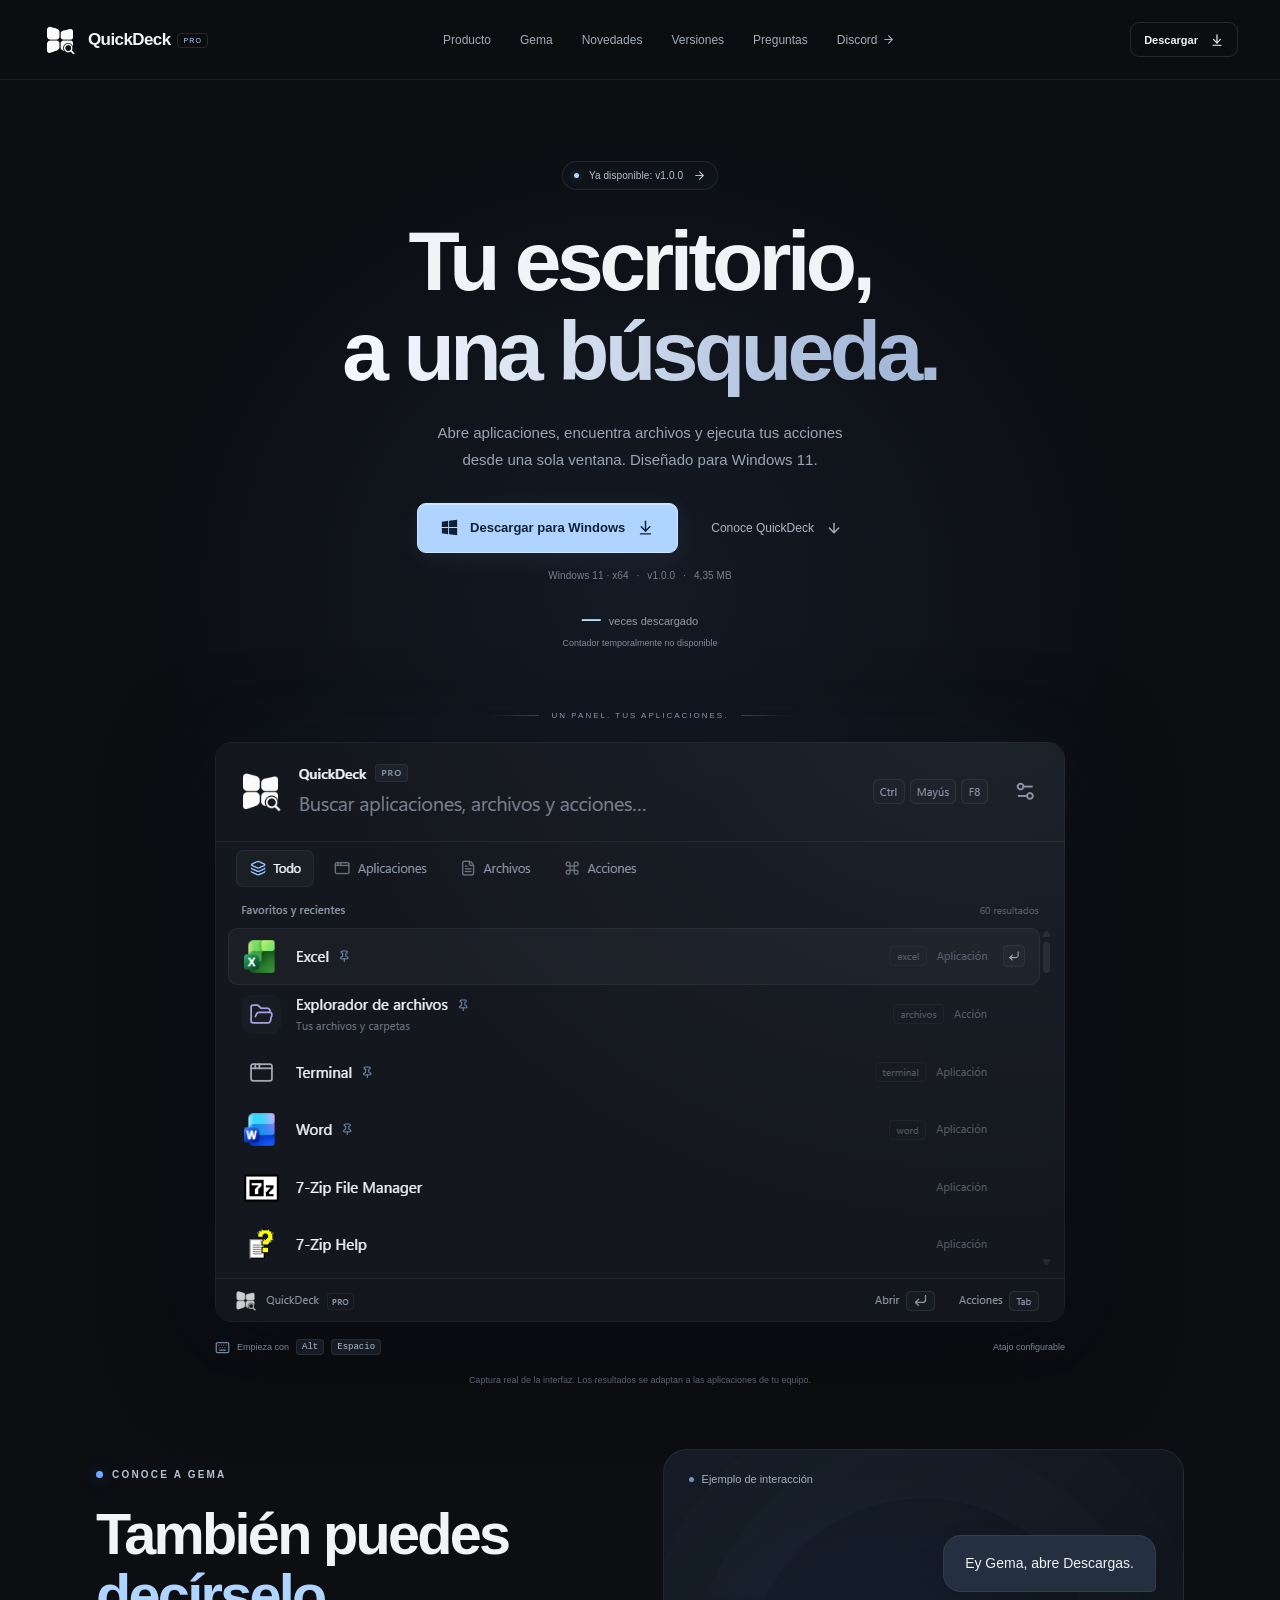
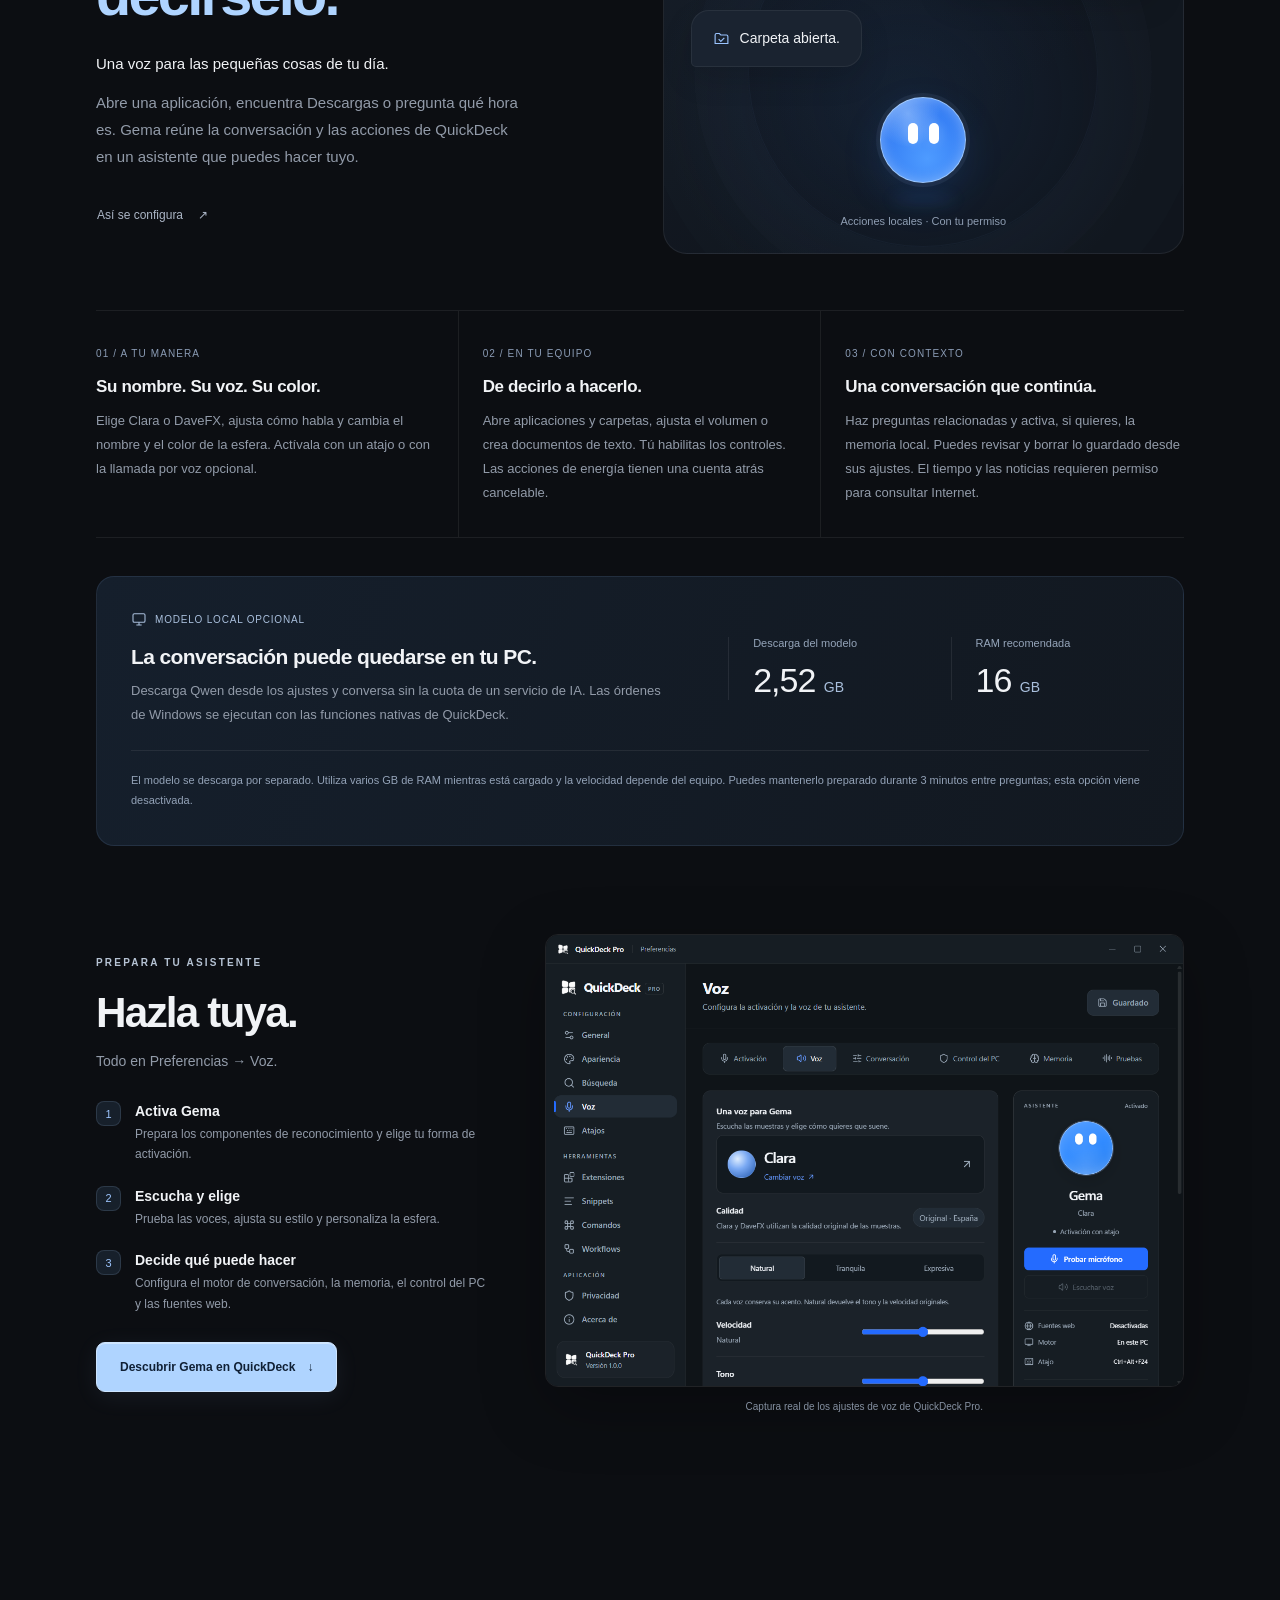
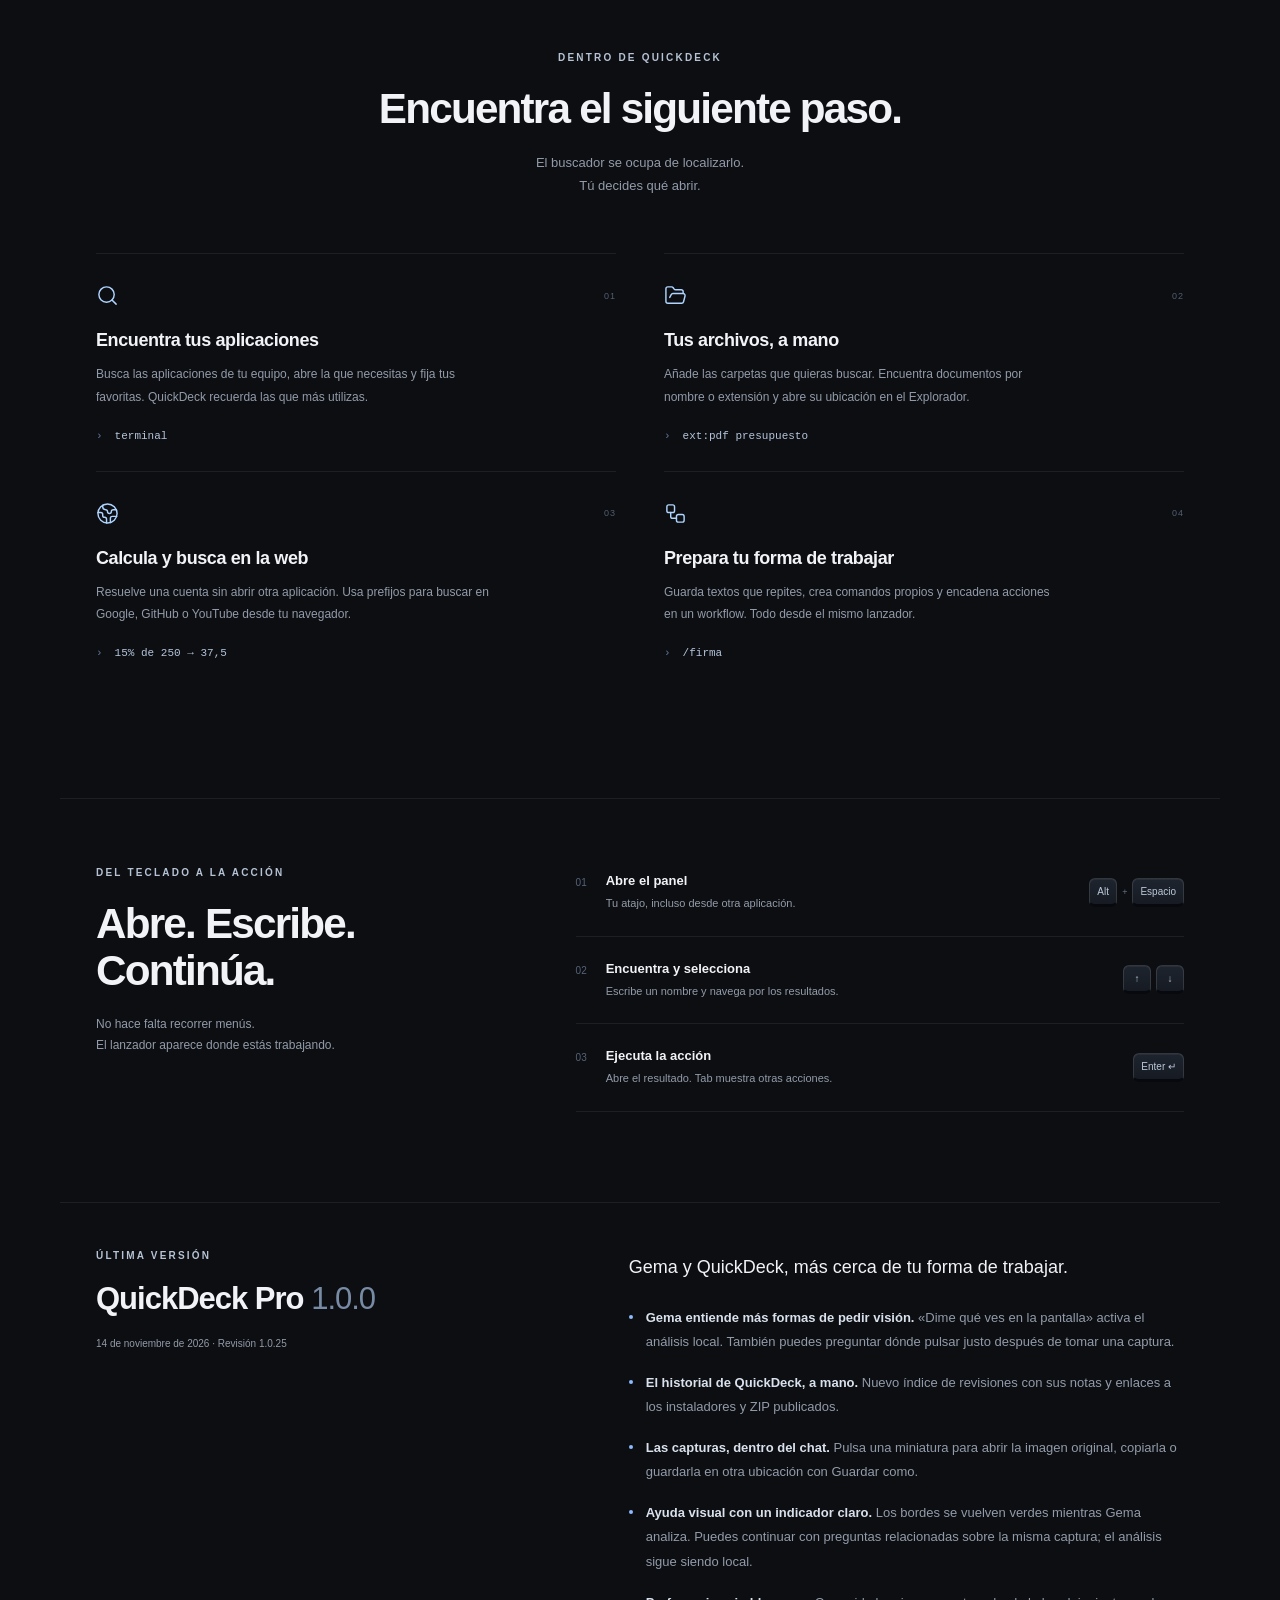
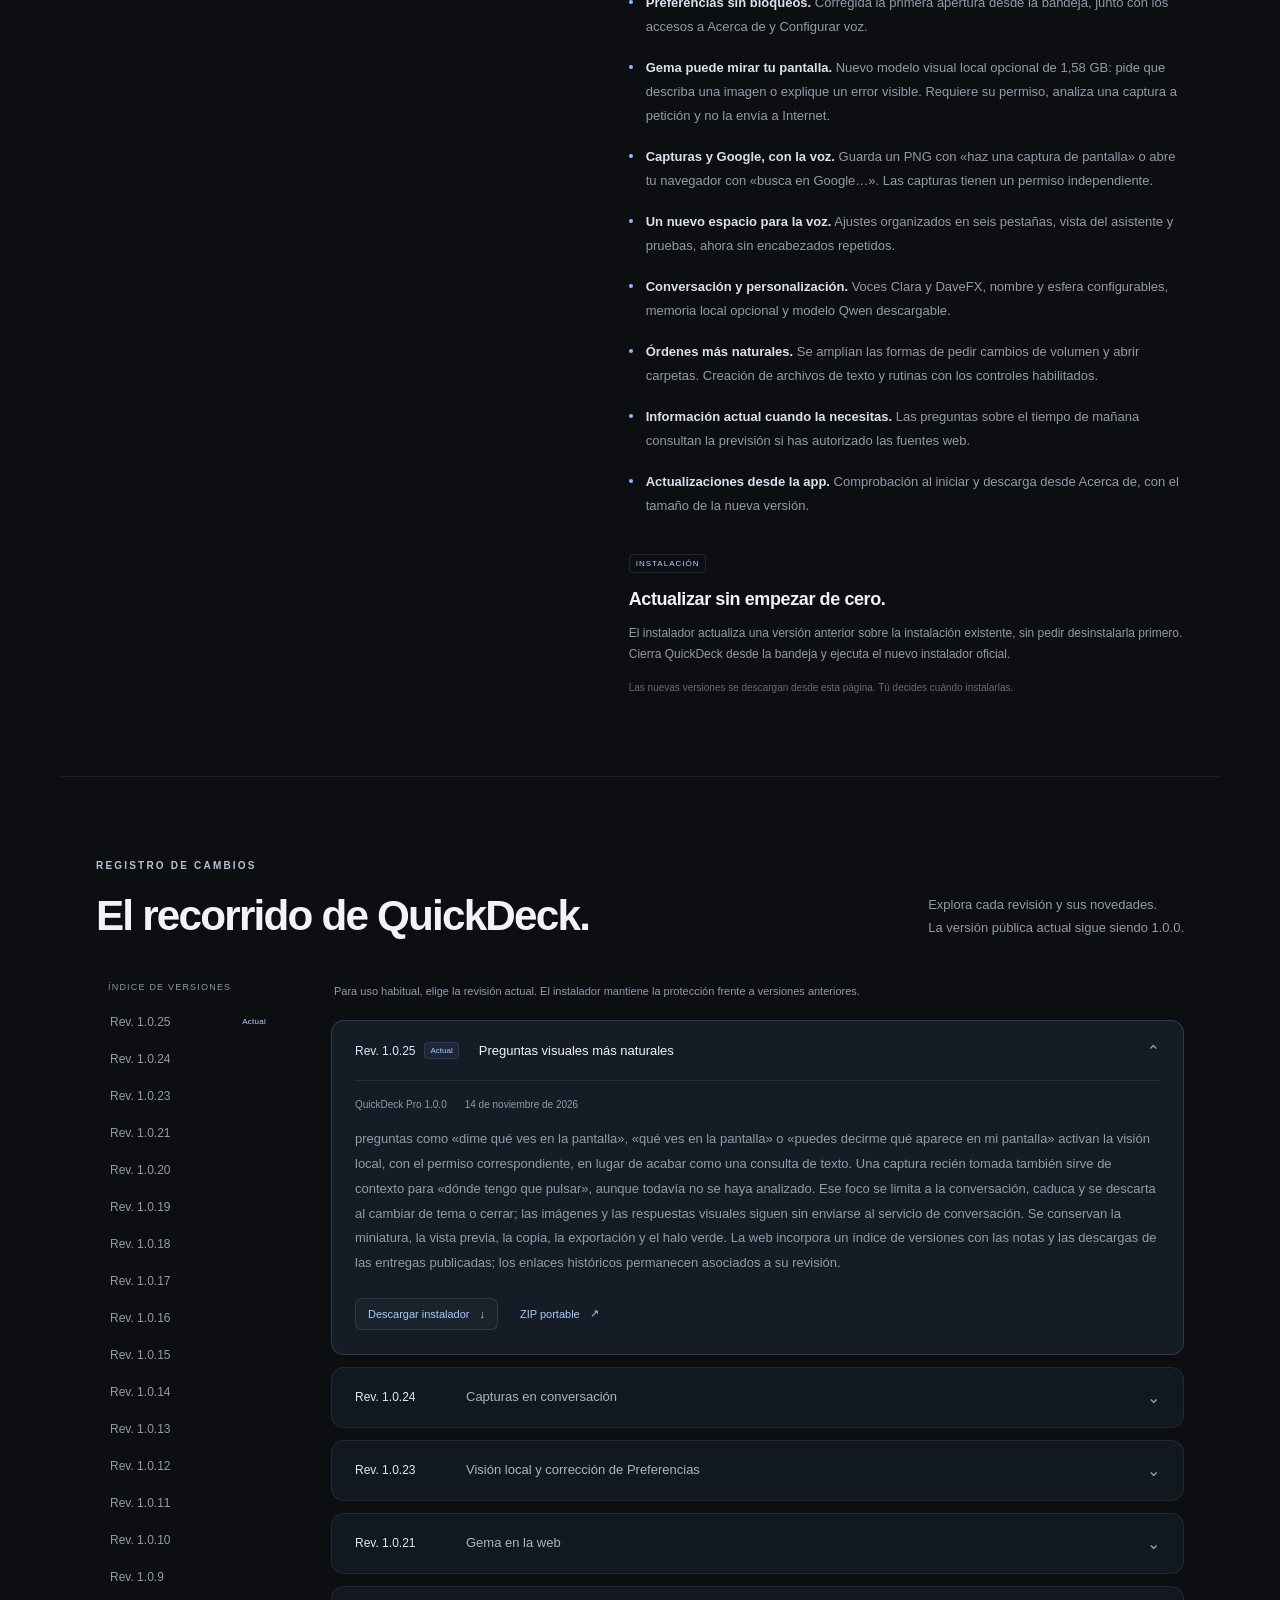
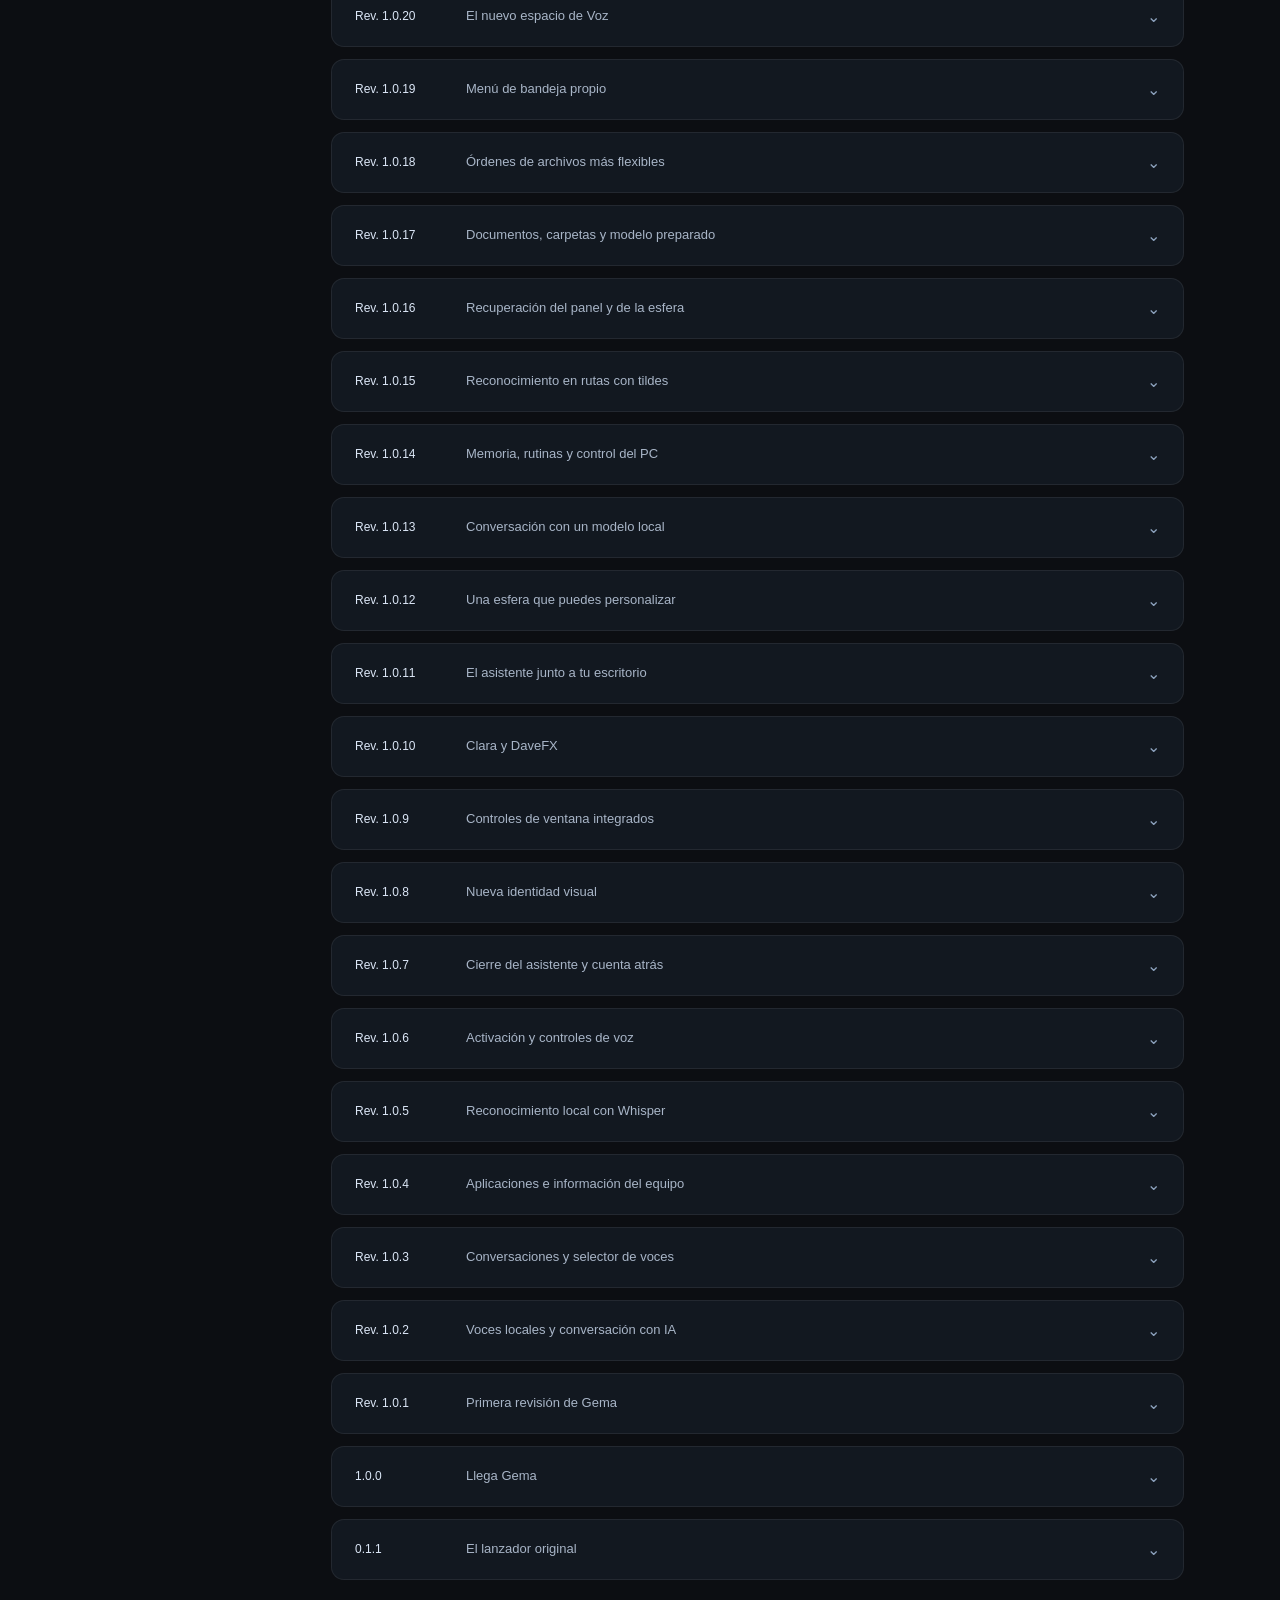
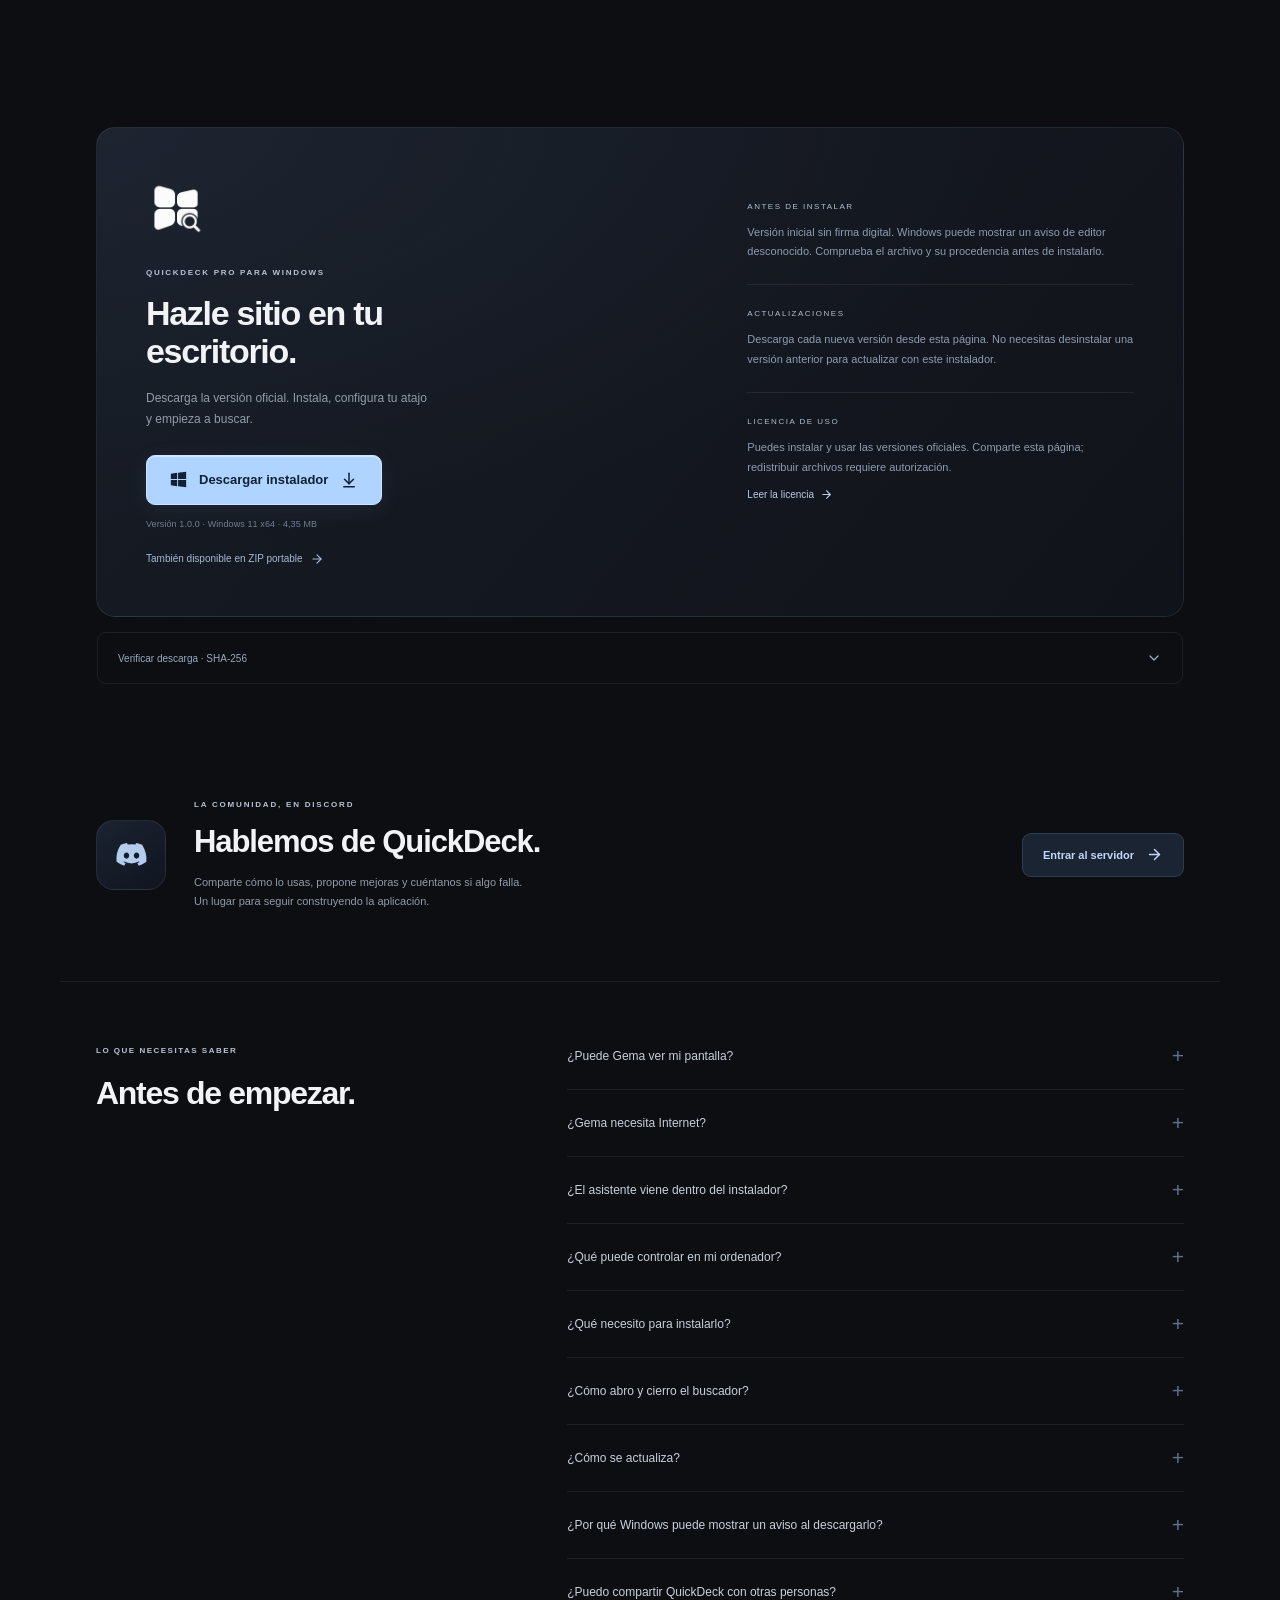
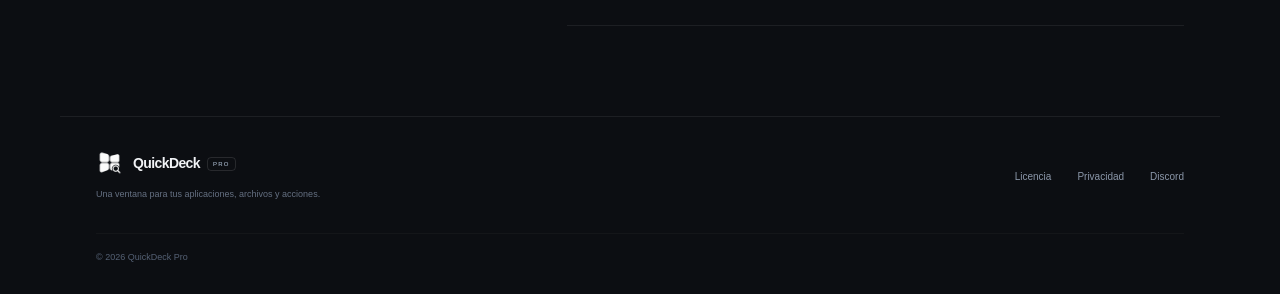
<file: quickdeckpro/index.html>
<!doctype html>
<html lang="es">
  <head>
    <meta charset="UTF-8" />
    <meta name="viewport" content="width=device-width,initial-scale=1" />
    <meta name="theme-color" content="#0c0e12" />
    <title>QuickDeck Pro — Windows 11</title>

    <!-- SEO -->
    <meta
      name="description"
      content="QuickDeck Pro para Windows 11: busca aplicaciones y archivos, ejecuta acciones y conoce a Gema, tu asistente de voz personalizable con modelo local opcional. Descárgalo gratis."
    />
    <meta name="robots" content="index, follow" />
    <meta name="theme-color" content="#111827" />
    <link rel="canonical" href="https://ivanb12.github.io/quickdeckpro/" />
    <link rel="icon" href="favicon.ico" />

    <!-- Open Graph: Discord, WhatsApp, Facebook -->
    <meta property="og:type" content="website" />
    <meta property="og:site_name" content="QuickDeck Pro" />
    <meta property="og:title" content="QuickDeck Pro" />
    <meta
      property="og:description"
      content="Un buscador para tu escritorio. Un asistente al que puedes hablar. Descubre QuickDeck Pro y Gema para Windows 11."
    />
    <meta property="og:url" content="https://ivanb12.github.io/quickdeckpro/" />
    <meta
      property="og:image"
      content="https://ivanb12.github.io/quickdeckpro/images/launcher.png"
    />
    <meta
      property="og:image:secure_url"
      content="https://ivanb12.github.io/quickdeckpro/images/launcher.png"
    />
    <meta property="og:image:width" content="1200" />
    <meta property="og:image:height" content="630" />
    <meta property="og:image:type" content="image/png" />
    <meta
      property="og:image:alt"
      content="Vista previa de QuickDeck Pro, lanzador de aplicaciones para Windows 11"
    />
    <meta property="og:locale" content="es_ES" />

    <!-- Twitter / X: imagen grande -->
    <meta name="twitter:card" content="summary_large_image" />
    <meta name="twitter:title" content="QuickDeck Pro" />
    <meta
      name="twitter:description"
      content="Tu escritorio, a una búsqueda. Conoce a Gema, el asistente de voz personalizable de QuickDeck Pro."
    />
    <meta
      name="twitter:image"
      content="https://ivanb12.github.io/quickdeckpro/images/launcher.png"
    />
    <meta name="twitter:image:alt" content="Captura de pantalla de QuickDeck Pro para Windows 11" />

    <style>
      :root {
        color-scheme: dark;
        --bg: #0c0e12;
        --text: #f1f3f6;
        --muted: #929ba9;
        --ice: #afd4ff;
        --line: #ffffff12;
        font-family: Inter, 'Segoe UI Variable Text', 'Segoe UI', Arial, sans-serif;
        font-synthesis: none;
        text-rendering: optimizeLegibility;
        -webkit-font-smoothing: antialiased;
      }
      * {
        box-sizing: border-box;
      }
      html {
        scroll-behavior: smooth;
        scroll-padding-top: 100px;
      }
      body {
        margin: 0;
        background: var(--bg);
        color: var(--text);
      }
      a {
        color: inherit;
        text-decoration: none;
      }
      button,
      input {
        font: inherit;
      }
      button,
      a,
      summary {
        -webkit-tap-highlight-color: transparent;
      }
      button,
      summary {
        cursor: pointer;
      }
      button {
        color: inherit;
      }
      a:focus-visible,
      button:focus-visible,
      summary:focus-visible,
      input:focus-visible {
        outline: 2px solid var(--ice);
        outline-offset: 5px;
      }
      ::selection {
        background: #afd4ff36;
        color: #fff;
      }
      img {
        max-width: 100%;
      }
      svg {
        flex-shrink: 0;
      }
      h1,
      h2,
      h3,
      p {
        margin: 0;
      }
      h2 {
        font-size: clamp(30px, 3.3vw, 46px);
        letter-spacing: -1.8px;
        line-height: 1.12;
        font-weight: 580;
      }
      h3 {
        font-weight: 550;
      }
      p {
        color: var(--muted);
        line-height: 1.75;
      }
      .section-shell {
        max-width: 1160px;
        margin: 0 auto;
        padding-left: 36px;
        padding-right: 36px;
      }
      .eyebrow {
        font-size: 10px;
        letter-spacing: 2.2px;
        font-weight: 600;
        color: #b6c3d4;
        margin-bottom: 18px;
      }
      .skip-link {
        position: fixed;
        top: -100px;
        left: 20px;
        padding: 12px 20px;
        background: var(--ice);
        color: #071425;
        z-index: 100;
      }
      .skip-link:focus {
        top: 10px;
      }
      .site-header {
        position: sticky;
        top: 0;
        z-index: 30;
        background: #0c0e12e8;
        backdrop-filter: blur(18px);
        border-bottom: 1px solid var(--line);
      }
      .nav-wrap {
        height: 79px;
        max-width: 1280px;
        padding: 0 42px;
        margin: auto;
        display: flex;
        align-items: center;
        gap: 40px;
      }
      .logo {
        display: flex;
        align-items: center;
        gap: 10px;
        font-size: 17px;
        font-weight: 600;
        letter-spacing: -0.6px;
        white-space: nowrap;
      }
      .logo img {
        display: block;
        width: 36px;
        height: 36px;
        object-fit: contain;
      }
      .pro {
        font-size: 7px;
        letter-spacing: 1.2px;
        font-weight: 500;
        color: #bed0e6;
        vertical-align: middle;
        border: 1px solid #ffffff1d;
        border-radius: 4px;
        margin-left: 7px;
        padding: 3px 5px;
      }
      .main-nav {
        display: flex;
        align-items: center;
        gap: 29px;
        margin: auto;
      }
      .main-nav a {
        font-size: 12px;
        color: #a5acb8;
        display: inline-flex;
        gap: 5px;
        align-items: center;
        transition: color 0.15s;
      }
      .main-nav a:hover {
        color: #fff;
      }
      .button {
        display: inline-flex;
        align-items: center;
        justify-content: center;
        gap: 12px;
        min-height: 44px;
        padding: 0 20px;
        border-radius: 9px;
        font-size: 12px;
        font-weight: 550;
        white-space: nowrap;
        transition:
          background 0.15s,
          transform 0.15s,
          border-color 0.15s;
        border: 1px solid #ffffff1d;
      }
      .button:hover {
        transform: translateY(-2px);
        background: #ffffff0e;
      }
      .nav-download {
        min-height: 35px;
        font-size: 11px;
        padding: 0 13px;
      }
      .button-primary {
        background: var(--ice);
        color: #102035;
        border: 1px solid #cde5ff;
        box-shadow:
          0 1px 0 #ffffff66 inset,
          0 5px 25px #9fc7ff13;
        min-height: 50px;
        padding: 0 23px;
        font-size: 13px;
      }
      .button-primary:hover {
        background: #cee4ff;
      }
      .button-quiet {
        border-color: transparent;
        color: #abb5c5;
        font-weight: 400;
      }
      .button-quiet:hover {
        background: #ffffff05;
        color: #fff;
      }
      .menu-toggle {
        display: none;
        border: 0;
        background: none;
        padding: 5px;
      }
      .hero {
        text-align: center;
        position: relative;
        isolation: isolate;
        padding-top: 81px;
      }
      .hero-halo {
        pointer-events: none;
        position: absolute;
        top: 0;
        left: 50%;
        width: 1100px;
        max-width: 100vw;
        height: 950px;
        transform: translateX(-50%);
        z-index: -2;
        background: radial-gradient(ellipse at 50% 53%, #31496c37, transparent 64%);
      }
      .release-pill {
        display: inline-flex;
        align-items: center;
        gap: 10px;
        font-size: 10px;
        letter-spacing: 0.1px;
        color: #b4bfcd;
        padding: 7px 11px;
        border: 1px solid #b8d2f51c;
        border-radius: 30px;
        background: #17213138;
      }
      .release-pill:hover {
        border-color: #afd4ff55;
      }
      .live-dot {
        height: 5px;
        width: 5px;
        border-radius: 50%;
        background: var(--ice);
        box-shadow: 0 0 9px #afd4ff55;
      }
      .hero h1 {
        margin: 27px 0 22px;
        font-size: clamp(50px, 6.7vw, 84px);
        font-weight: 570;
        letter-spacing: -4.5px;
        line-height: 1.07;
      }
      .hero h1 > span {
        background: linear-gradient(100deg, #f5f8ff 5%, #a5b9d8 88%);
        background-clip: text;
        color: transparent;
      }
      .hero-description {
        font-size: 15px;
        line-height: 1.8;
        color: #9aa5b5;
      }
      .hero-actions {
        display: flex;
        justify-content: center;
        gap: 12px;
        margin-top: 30px;
      }
      .download-meta {
        font-size: 10px;
        letter-spacing: 0.1px;
        display: block;
        margin-top: 14px;
        color: #757f8f;
      }
      .download-meta > span {
        margin: 0 5px;
      }
      .product-stage {
        margin: 63px auto 0;
        max-width: 890px;
        position: relative;
        padding: 0 20px 18px;
      }
      .stage-grid {
        position: absolute;
        inset: 30px -85px 0;
        z-index: -1;
        pointer-events: none;
        background-image:
          linear-gradient(#b9d9ff07 1px, transparent 1px),
          linear-gradient(90deg, #b9d9ff07 1px, transparent 1px);
        background-size: 55px 55px;
        mask-image: radial-gradient(ellipse, #000, transparent 68%);
      }
      .stage-intro {
        display: flex;
        justify-content: center;
        align-items: center;
        gap: 13px;
        font-size: 8px;
        letter-spacing: 2px;
        color: #8595ac;
        margin-bottom: 22px;
      }
      .stage-line {
        height: 1px;
        width: 50px;
        background: linear-gradient(90deg, transparent, #b8d3ff3d);
      }
      .stage-line:last-child {
        transform: rotate(180deg);
      }
      .product-shot {
        display: block;
        width: 100%;
        height: auto;
        border-radius: 15px;
        box-shadow:
          0 25px 100px #0008,
          0 0 80px #6b9af813;
        outline: 1px solid #b8d3ff0d;
        outline-offset: -1px;
      }
      .stage-caption {
        display: flex;
        justify-content: space-between;
        align-items: center;
        font-size: 9px;
        padding-top: 17px;
        color: #77859b;
      }
      .stage-caption > span:first-child {
        display: flex;
        align-items: center;
        gap: 7px;
      }
      .stage-caption kbd {
        font-size: 9px;
        padding: 2px 5px;
        background: #151a23;
        border: 1px solid #ffffff14;
        border-radius: 4px;
        color: #afbdd1;
      }
      .capture-note {
        font-size: 9px;
        color: #687181;
        margin-top: 0;
      }
      .features-section {
        padding-top: 123px;
        padding-bottom: 110px;
      }
      .section-heading {
        text-align: center;
        margin-bottom: 56px;
      }
      .section-heading > p:last-child {
        font-size: 13px;
        margin-top: 20px;
      }
      .features-grid {
        display: grid;
        grid-template-columns: repeat(2, minmax(0, 1fr));
        gap: 0 48px;
      }
      .feature {
        padding: 30px 0 29px;
        border-top: 1px solid var(--line);
      }
      .feature-top {
        display: flex;
        align-items: center;
        justify-content: space-between;
        color: var(--ice);
        margin-bottom: 23px;
      }
      .feature-top > span {
        font-size: 9px;
        color: #525d70;
        letter-spacing: 1px;
        font-variant-numeric: tabular-nums;
      }
      .feature h3 {
        font-size: 18px;
        letter-spacing: -0.4px;
        margin-bottom: 12px;
      }
      .feature p {
        font-size: 12px;
        max-width: 400px;
        line-height: 1.85;
      }
      .feature code {
        display: flex;
        align-items: center;
        gap: 12px;
        font-family: 'Cascadia Code', Consolas, monospace;
        font-size: 11px;
        color: #b5c5db;
        margin-top: 22px;
      }
      .feature code > span {
        color: #5e789a;
      }
      .keyboard-section {
        display: grid;
        grid-template-columns: 1fr 1.45fr;
        gap: 60px;
        border-top: 1px solid var(--line);
        padding-top: 65px;
        padding-bottom: 90px;
      }
      .keyboard-section > div > p:last-child {
        font-size: 12px;
        margin-top: 20px;
      }
      .keyboard-steps {
        padding: 0;
        margin: 0;
        list-style: none;
      }
      .keyboard-steps li {
        display: flex;
        gap: 19px;
        align-items: center;
        border-bottom: 1px solid var(--line);
        padding: 24px 0;
      }
      .keyboard-steps li:first-child {
        padding-top: 9px;
      }
      .step-number {
        color: #566378;
        font-size: 10px;
        align-self: flex-start;
        margin-top: 4px;
      }
      .keyboard-steps h3 {
        font-size: 13px;
        margin-bottom: 7px;
      }
      .keyboard-steps p {
        font-size: 11px;
        line-height: 1.5;
      }
      .key-combo {
        display: flex;
        align-items: center;
        gap: 5px;
        margin-left: auto;
        color: #657287;
      }
      .key-combo kbd {
        background: linear-gradient(#1e242e, #161b23);
        border: 1px solid #ffffff1f;
        border-bottom: 3px solid #07090e;
        border-radius: 6px;
        min-width: 28px;
        padding: 7px;
        font-family: inherit;
        font-size: 10px;
        color: #bcc8d9;
        text-align: center;
        box-shadow: 0 1px 0 #ffffff0c inset;
      }
      .key-combo > span {
        font-size: 9px;
      }
      .release-section {
        padding-top: 44px;
        padding-bottom: 79px;
        border-top: 1px solid var(--line);
        display: grid;
        grid-template-columns: 1fr 1.2fr;
        gap: 70px;
      }
      .release-section h2 {
        font-size: 31px;
        letter-spacing: -1px;
      }
      .release-section h2 span {
        color: #788ba5;
        font-weight: 350;
      }
      .release-date {
        font-size: 10px;
        margin-top: 18px;
      }
      .release-detail {
        padding-top: 5px;
      }
      .small-tag {
        display: inline-block;
        font-size: 8px;
        letter-spacing: 1px;
        color: var(--ice);
        border: 1px solid #afd4ff20;
        border-radius: 4px;
        padding: 4px 6px;
        margin-bottom: 16px;
      }
      .release-detail h3 {
        font-size: 18px;
        margin-bottom: 13px;
        letter-spacing: -0.4px;
      }
      .release-detail > p {
        font-size: 12px;
      }
      .release-detail .muted-small {
        font-size: 10px;
        opacity: 0.65;
        margin-top: 14px;
      }
      .download-section {
        padding-top: 25px;
        padding-bottom: 80px;
      }
      .download-panel {
        display: grid;
        grid-template-columns: 1.4fr 1fr;
        gap: 60px;
        border: 1px solid #a7c6f01c;
        border-radius: 19px;
        overflow: hidden;
        padding: 50px 49px;
        background:
          radial-gradient(ellipse at 0% 0%, #5673991a, transparent 60%),
          linear-gradient(130deg, #171c25, #10131a);
      }
      .download-main > img {
        display: block;
        object-fit: contain;
        margin-bottom: 28px;
        width: 60px;
        height: 60px;
      }
      .download-main .eyebrow {
        font-size: 8px;
        letter-spacing: 1.7px;
        margin-bottom: 14px;
      }
      .download-main h2 {
        font-size: 34px;
        letter-spacing: -1.3px;
        max-width: 340px;
      }
      .download-main > p:not(.eyebrow) {
        font-size: 12px;
        margin-top: 18px;
      }
      .download-main > .button {
        margin-top: 25px;
      }
      .download-main .download-meta {
        font-size: 9px;
      }
      .portable-link {
        display: inline-flex;
        align-items: center;
        gap: 7px;
        font-size: 10px;
        color: #a4bad7;
        margin-top: 23px;
      }
      .portable-link:hover {
        color: #fff;
      }
      .download-details {
        padding-top: 17px;
      }
      .detail-block {
        padding: 17px 0 22px;
        border-bottom: 1px solid var(--line);
      }
      .detail-block:first-child {
        padding-top: 0;
      }
      .detail-block:last-child {
        border: 0;
        padding-bottom: 0;
      }
      .detail-label {
        font-size: 8px;
        letter-spacing: 1.5px;
        color: #b0bed0;
      }
      .detail-block p {
        font-size: 11px;
        line-height: 1.8;
        margin-top: 10px;
        color: #8e9bb0;
      }
      .detail-block a {
        display: inline-flex;
        align-items: center;
        gap: 6px;
        font-size: 10px;
        color: #b6cbe8;
        margin-top: 11px;
      }
      .checksum {
        margin: 15px 1px 0;
        border: 1px solid var(--line);
        border-radius: 9px;
        color: #99a8bc;
      }
      .checksum > summary {
        padding: 17px 20px;
        display: flex;
        align-items: center;
        justify-content: space-between;
        list-style: none;
        font-size: 10px;
      }
      .checksum summary::-webkit-details-marker,
      .faq-list summary::-webkit-details-marker {
        display: none;
      }
      .checksum[open] > summary svg {
        transform: rotate(180deg);
      }
      .checksum-body {
        padding: 0 20px 20px;
      }
      .checksum-body label {
        font-size: 10px;
        color: #8b9bb1;
      }
      .hash-row {
        display: flex;
        margin: 10px 0;
        gap: 6px;
      }
      .hash-row input {
        min-width: 0;
        flex: 1;
        background: #0a0c12;
        border: 1px solid #ffffff13;
        border-radius: 6px;
        padding: 13px 11px;
        color: #becde3;
        font-family: Consolas, monospace;
        font-size: 11px;
      }
      .hash-row button {
        border: 1px solid #ffffff16;
        border-radius: 6px;
        background: #1a202a;
        width: 45px;
        display: grid;
        place-items: center;
      }
      .checksum-body p {
        font-size: 10px;
      }
      .checksum-body > a {
        display: inline-flex;
        align-items: center;
        gap: 6px;
        font-size: 10px;
        margin-top: 15px;
        color: var(--ice);
      }
      .community-section {
        display: grid;
        grid-template-columns: auto 1fr auto;
        align-items: center;
        gap: 28px;
        padding-top: 34px;
        padding-bottom: 70px;
      }
      .community-icon {
        width: 70px;
        height: 70px;
        border: 1px solid #ffffff14;
        border-radius: 18px;
        background: linear-gradient(145deg, #1b2331, #10151f);
        display: grid;
        place-items: center;
        color: #b4cded;
      }
      .community-icon svg {
        width: 31px;
        height: 31px;
      }
      .community-section .eyebrow {
        font-size: 8px;
        letter-spacing: 1.8px;
        margin-bottom: 13px;
      }
      .community-section h2 {
        font-size: 31px;
        letter-spacing: -1.1px;
      }
      .community-section p:not(.eyebrow) {
        font-size: 11px;
        margin-top: 13px;
      }
      .button-discord {
        background: #1b2433;
        border-color: #a4c7fc26;
        color: #c0d8fa;
        font-size: 11px;
      }
      .button-discord:hover {
        background: #27344a;
      }
      .faq-section {
        border-top: 1px solid var(--line);
        padding-top: 62px;
        padding-bottom: 90px;
        display: grid;
        grid-template-columns: 0.8fr 1.2fr;
        gap: 60px;
      }
      .faq-section h2 {
        font-size: 32px;
        letter-spacing: -1.3px;
      }
      .faq-section .eyebrow {
        font-size: 8px;
        letter-spacing: 1.5px;
      }
      .faq-list details {
        border-bottom: 1px solid var(--line);
      }
      .faq-list summary {
        display: flex;
        align-items: center;
        justify-content: space-between;
        gap: 20px;
        list-style: none;
        padding: 21px 0;
        font-size: 12px;
        font-weight: 450;
        color: #c9d0db;
      }
      .faq-list details:first-child summary {
        padding-top: 0;
      }
      .faq-plus {
        font-size: 21px;
        color: #5f7089;
        font-weight: 300;
        transition: transform 0.2s;
      }
      .faq-list details[open] .faq-plus {
        transform: rotate(45deg);
      }
      .faq-list p {
        padding: 0 22px 21px 0;
        font-size: 11px;
        line-height: 1.9;
      }
      .site-footer {
        border-top: 1px solid var(--line);
        padding-top: 32px;
        padding-bottom: 30px;
        display: grid;
        grid-template-columns: 1fr auto;
        gap: 30px;
      }
      .site-footer .logo {
        font-size: 14px;
      }
      .site-footer .logo img {
        width: 27px;
        height: 27px;
      }
      .site-footer .pro {
        font-size: 6px;
      }
      .site-footer p {
        font-size: 9px;
        margin-top: 11px;
        color: #657082;
      }
      .site-footer nav {
        display: flex;
        gap: 26px;
        font-size: 10px;
        color: #8b97a9;
        align-items: center;
      }
      .site-footer nav a:hover {
        color: #fff;
      }
      .site-footer > span {
        font-size: 9px;
        color: #556175;
        grid-column: 1/-1;
        border-top: 1px solid #ffffff08;
        padding-top: 18px;
      }
      @media (min-width: 1000px) {
        .hero h1,
        .hero-description,
        .hero-actions,
        .release-pill {
          animation: arrive 0.6s ease both;
        }
        .hero-description {
          animation-delay: 0.08s;
        }
        .hero-actions {
          animation-delay: 0.15s;
        }
      }
      @keyframes arrive {
        from {
          opacity: 0;
          transform: translateY(8px);
        }
        to {
          opacity: 1;
          transform: translateY(0);
        }
      }
      @media (max-width: 900px) {
        .nav-wrap {
          gap: 22px;
          padding: 0 25px;
        }
        .main-nav {
          gap: 17px;
        }
        .hero h1 {
          letter-spacing: -3px;
        }
        .section-shell {
          padding-left: 26px;
          padding-right: 26px;
        }
        .keyboard-section {
          gap: 30px;
          grid-template-columns: 1fr 1.4fr;
        }
        .key-combo {
          gap: 3px;
        }
        .key-combo kbd {
          padding: 6px;
          font-size: 9px;
        }
        .keyboard-steps {
          min-width: 0;
        }
        .keyboard-steps li {
          gap: 12px;
        }
        .keyboard-steps p {
          font-size: 10px;
          max-width: 180px;
        }
        .release-section {
          gap: 30px;
        }
        .download-panel {
          gap: 30px;
          padding: 36px 30px;
        }
        .community-section {
          grid-template-columns: auto 1fr;
          gap: 22px;
        }
        .community-section > .button {
          grid-column: 2;
          justify-self: start;
          margin-top: 0;
        }
        .community-section p br {
          display: none;
        }
        .faq-section {
          gap: 30px;
        }
      }
      @media (max-width: 640px) {
        html {
          scroll-padding-top: 85px;
        }
        .nav-wrap {
          height: 66px;
          padding: 0 18px;
          gap: 12px;
        }
        .logo {
          font-size: 16px;
          gap: 7px;
        }
        .logo img {
          height: 31px;
          width: 31px;
        }
        .pro {
          font-size: 6px;
          margin-left: 5px;
          padding: 2px 4px;
        }
        .nav-download {
          margin-left: auto;
          font-size: 10px;
          min-height: 32px;
          padding: 0 10px;
          gap: 7px;
        }
        .menu-toggle {
          display: block;
        }
        .menu-toggle svg {
          height: 19px;
          width: 19px;
        }
        .main-nav {
          display: none;
          position: absolute;
          top: 66px;
          left: 0;
          right: 0;
          margin: 0;
          padding: 20px 24px;
          background: #12161f;
          border-bottom: 1px solid #ffffff16;
          flex-direction: column;
          align-items: flex-start;
          gap: 22px;
        }
        .main-nav.is-open {
          display: flex;
        }
        .main-nav a {
          font-size: 13px;
        }
        .section-shell {
          padding-left: 21px;
          padding-right: 21px;
        }
        .hero {
          padding-top: 51px;
        }
        .release-pill {
          font-size: 9px;
          padding: 6px 10px;
        }
        .hero h1 {
          font-size: 48px;
          letter-spacing: -2.8px;
          line-height: 1.1;
          margin: 26px 0 20px;
        }
        .hero-description {
          font-size: 12px;
          line-height: 1.9;
          max-width: 330px;
          margin: auto;
        }
        .desktop-break {
          display: none;
        }
        .hero-actions {
          margin-top: 27px;
          gap: 10px;
          flex-direction: column;
          align-items: center;
        }
        .button-primary {
          min-height: 47px;
          font-size: 12px;
          padding: 0 18px;
          gap: 11px;
        }
        .button-quiet {
          min-height: 34px;
          font-size: 11px;
        }
        .download-meta {
          font-size: 9px;
          margin-top: 12px;
        }
        .product-stage {
          margin-top: 39px;
          padding: 0 0 12px;
        }
        .stage-intro {
          font-size: 6px;
          letter-spacing: 1.5px;
          gap: 10px;
          margin-bottom: 17px;
        }
        .stage-line {
          width: 27px;
        }
        .stage-grid {
          inset: 10px -21px 0;
          background-size: 35px 35px;
        }
        .product-shot {
          border-radius: 8px;
        }
        .stage-caption {
          padding-top: 13px;
          font-size: 8px;
        }
        .stage-caption > span:first-child {
          gap: 4px;
        }
        .stage-caption kbd {
          font-size: 8px;
          padding: 1px 4px;
        }
        .stage-caption svg {
          width: 12px;
        }
        .capture-note {
          font-size: 8px;
          line-height: 1.8;
          padding: 0 12px;
        }
        .features-section {
          padding-top: 76px;
          padding-bottom: 54px;
        }
        .section-heading {
          margin-bottom: 32px;
        }
        .eyebrow {
          font-size: 8px;
          letter-spacing: 1.5px;
          margin-bottom: 16px;
        }
        .section-heading h2 {
          font-size: 29px;
          letter-spacing: -1.3px;
        }
        .section-heading > p:last-child {
          font-size: 11px;
          margin-top: 15px;
        }
        .features-grid {
          grid-template-columns: 1fr;
          gap: 0;
        }
        .feature {
          padding: 25px 0;
        }
        .feature-top {
          margin-bottom: 17px;
        }
        .feature-top svg {
          width: 20px;
        }
        .feature h3 {
          font-size: 17px;
          margin-bottom: 10px;
        }
        .feature p {
          font-size: 12px;
          max-width: none;
        }
        .feature code {
          margin-top: 17px;
          font-size: 10px;
        }
        .keyboard-section {
          display: block;
          padding-top: 43px;
          padding-bottom: 55px;
        }
        .keyboard-section h2 {
          font-size: 32px;
        }
        .keyboard-section > div > p:last-child {
          font-size: 11px;
          margin-top: 16px;
        }
        .keyboard-steps {
          margin-top: 30px;
        }
        .keyboard-steps li {
          gap: 13px;
          padding: 22px 0;
        }
        .keyboard-steps h3 {
          font-size: 12px;
        }
        .keyboard-steps p {
          font-size: 10px;
          max-width: 160px;
        }
        .key-combo kbd {
          font-size: 9px;
          padding: 6px;
          min-width: 25px;
        }
        .release-section {
          display: block;
          padding-top: 38px;
          padding-bottom: 42px;
        }
        .release-section h2 {
          font-size: 27px;
        }
        .release-date {
          font-size: 9px;
          margin-top: 11px;
        }
        .release-detail {
          margin-top: 28px;
        }
        .release-detail h3 {
          font-size: 17px;
        }
        .release-detail > p {
          font-size: 11px;
        }
        .download-section {
          padding-top: 13px;
          padding-bottom: 48px;
        }
        .download-panel {
          display: block;
          padding: 30px 24px;
          border-radius: 14px;
        }
        .download-main > img {
          width: 48px;
          height: 48px;
          margin-bottom: 24px;
        }
        .download-main h2 {
          font-size: 29px;
          letter-spacing: -1.2px;
        }
        .download-main > p:not(.eyebrow) {
          font-size: 11px;
        }
        .download-main > .button {
          margin-top: 23px;
        }
        .download-main .download-meta {
          font-size: 8px;
        }
        .portable-link {
          font-size: 9px;
          margin-top: 19px;
        }
        .download-details {
          margin-top: 24px;
          padding-top: 25px;
          border-top: 1px solid var(--line);
        }
        .detail-block p {
          font-size: 11px;
        }
        .checksum > summary {
          font-size: 9px;
          padding: 15px;
        }
        .checksum-body {
          padding: 0 15px 16px;
        }
        .hash-row input {
          font-size: 10px;
        }
        .community-section {
          grid-template-columns: 45px 1fr;
          gap: 17px;
          padding-top: 20px;
          padding-bottom: 49px;
        }
        .community-icon {
          width: 45px;
          height: 45px;
          border-radius: 12px;
          align-self: start;
        }
        .community-icon svg {
          width: 22px;
        }
        .community-section .eyebrow {
          font-size: 7px;
          letter-spacing: 1px;
          margin-bottom: 10px;
        }
        .community-section h2 {
          font-size: 25px;
          letter-spacing: -0.9px;
        }
        .community-section p:not(.eyebrow) {
          font-size: 11px;
        }
        .community-section > .button {
          font-size: 10px;
          min-height: 41px;
        }
        .faq-section {
          display: block;
          padding-top: 39px;
          padding-bottom: 49px;
        }
        .faq-section h2 {
          font-size: 29px;
        }
        .faq-list {
          margin-top: 32px;
        }
        .faq-list summary {
          font-size: 11px;
          gap: 15px;
          padding: 20px 0;
        }
        .faq-list p {
          font-size: 11px;
          padding-right: 12px;
        }
        .site-footer {
          padding-top: 28px;
          padding-bottom: 24px;
          display: flex;
          flex-wrap: wrap;
          gap: 25px;
        }
        .site-footer nav {
          font-size: 10px;
          gap: 24px;
        }
        .site-footer > span {
          width: 100%;
          font-size: 8px;
          padding-top: 18px;
        }
        .site-footer p {
          font-size: 9px;
        }
        .site-footer .logo {
          font-size: 14px;
        }
      }
      @media (max-width: 360px) {
        .nav-download {
          display: none;
        }
        .menu-toggle {
          margin-left: auto;
        }
      }
      @media (prefers-reduced-motion: reduce) {
        html {
          scroll-behavior: auto;
        }
        *,
        *::before,
        *::after {
          animation: none !important;
          transition: none !important;
        }
      }

      .click-counter {
        display: flex;
        justify-content: center;
        align-items: baseline;
        gap: 8px;
        flex-wrap: wrap;
        margin: 24px auto 0;
        font-size: 11px;
        color: #929ba9;
      }
      .click-counter strong {
        font-size: 19px;
        color: #c1dcff;
        font-weight: 550;
        font-variant-numeric: tabular-nums;
      }
      .click-counter small {
        flex-basis: 100%;
        font-size: 9px;
        color: #7d8b9f;
      }
      @media (max-width: 640px) {
        .click-counter {
          margin-top: 20px;
          font-size: 10px;
        }
        .click-counter strong {
          font-size: 17px;
        }
      }

      /* Gema: illustration and product information; no external assets or scripts. */
      .gema-section {
        padding-top: 60px;
        padding-bottom: 114px;
      }
      .gema-intro {
        display: grid;
        grid-template-columns: 1fr 1.05fr;
        gap: 70px;
        align-items: center;
      }
      .gema-copy h2 {
        font-size: clamp(40px, 4.5vw, 62px);
        line-height: 1.06;
        letter-spacing: -2.7px;
        margin: 20px 0 24px;
      }
      .gema-copy h2 span {
        color: var(--ice);
      }
      .gema-copy .eyebrow {
        display: flex;
        align-items: center;
        gap: 9px;
      }
      .gema-spark {
        width: 7px;
        height: 7px;
        border-radius: 50%;
        background: #70aaff;
        box-shadow: 0 0 15px #3684ff65;
      }
      .gema-copy p:not(.eyebrow) {
        max-width: 430px;
        font-size: 15px;
        line-height: 1.8;
      }
      .gema-copy .gema-lead {
        color: var(--text);
        font-size: 19px;
        margin-bottom: 12px;
      }
      .gema-link {
        margin-top: 23px;
        padding-left: 0;
        gap: 15px;
      }
      .gema-scene {
        position: relative;
        isolation: isolate;
        min-width: 0;
        height: 405px;
        margin: 0;
        overflow: hidden;
        border: 1px solid #ffffff12;
        border-radius: 24px;
        background:
          radial-gradient(ellipse at 47% 62%, #1c385e50, transparent 64%),
          linear-gradient(140deg, #151c27, #10151d 65%);
      }
      .gema-scene-label {
        position: absolute;
        top: 23px;
        left: 25px;
        display: flex;
        align-items: center;
        gap: 8px;
        color: #a3afc0;
        font-size: 11px;
      }
      .gema-scene-label span {
        width: 5px;
        height: 5px;
        background: #7295bf;
        border-radius: 50%;
      }
      .gema-orbit {
        position: absolute;
        width: 350px;
        height: 350px;
        border: 1px solid #8bb8ff0b;
        border-radius: 50%;
        left: 50%;
        top: 55%;
        transform: translate(-50%, -50%);
        box-shadow:
          0 0 0 54px #8bb8ff03,
          0 0 0 108px #8bb8ff02;
        z-index: -1;
      }
      .gema-bubble {
        position: absolute;
        font-size: 14px;
        line-height: 1.5;
        padding: 17px 21px;
        border: 1px solid #ffffff10;
        box-shadow: 0 12px 30px #0002;
      }
      .gema-user {
        top: 85px;
        right: 27px;
        background: #242f3f;
        border-radius: 18px 18px 5px 18px;
      }
      .gema-answer {
        top: 160px;
        left: 27px;
        display: flex;
        align-items: center;
        gap: 10px;
        background: #1a2330;
        border-radius: 18px 18px 18px 5px;
      }
      .gema-answer svg {
        color: #9ac4ff;
      }
      .gema-orb-wrap {
        position: absolute;
        left: calc(50% - 43px);
        bottom: 70px;
        width: 86px;
        height: 86px;
      }
      .gema-orb {
        width: 86px;
        height: 86px;
        position: relative;
        display: flex;
        align-items: flex-start;
        justify-content: center;
        gap: 11px;
        padding-top: 25px;
        border-radius: 50%;
        border: 1px solid #c5e2ffb0;
        background:
          radial-gradient(circle at 32% 19%, #cbe3ff70, transparent 37%),
          radial-gradient(circle at 55% 72%, #4e9bff, #3079f3 72%);
        box-shadow:
          inset 0 0 13px #d2eaff70,
          0 0 0 4px #a3caff12,
          0 15px 40px #237bff26;
        animation: gema-hover 6s ease-in-out infinite;
      }
      .gema-orb i {
        display: block;
        width: 10px;
        height: 21px;
        background: #fff;
        border-radius: 9px;
        box-shadow: 0 0 12px #fff3;
      }
      .gema-orb-shadow {
        position: absolute;
        width: 65px;
        height: 7px;
        bottom: -20px;
        left: 11px;
        border-radius: 50%;
        background: #3e8dff28;
        filter: blur(7px);
      }
      .gema-scene-note {
        position: absolute;
        bottom: 22px;
        width: 100%;
        text-align: center;
        color: #8e9db2;
        font-size: 11px;
      }
      .gema-capabilities {
        display: grid;
        grid-template-columns: repeat(3, minmax(0, 1fr));
        margin-top: 56px;
        border-top: 1px solid var(--line);
        border-bottom: 1px solid var(--line);
      }
      .gema-capabilities article {
        padding: 32px 24px;
        border-right: 1px solid var(--line);
      }
      .gema-capabilities article:first-child {
        padding-left: 0;
      }
      .gema-capabilities article:last-child {
        border-right: 0;
        padding-right: 0;
      }
      .gema-feature-index {
        color: #8a9bb4;
        font-size: 10px;
        letter-spacing: 1.1px;
      }
      .gema-capabilities h3 {
        margin: 16px 0 12px;
        font-size: 17px;
        letter-spacing: -0.35px;
      }
      .gema-capabilities p {
        font-size: 13px;
        line-height: 1.85;
      }
      .gema-local-panel {
        display: grid;
        grid-template-columns: 1.3fr 1fr;
        align-items: center;
        gap: 24px 50px;
        margin: 38px 0 88px;
        padding: 34px;
        border: 1px solid #789cc526;
        border-radius: 18px;
        background: linear-gradient(110deg, #151f2c, #121820);
      }
      .gema-local-chip {
        display: inline-flex;
        align-items: center;
        gap: 8px;
        color: #a9bfdc;
        font-size: 10px;
        letter-spacing: 0.8px;
      }
      .gema-local-panel h3 {
        margin: 14px 0 10px;
        font-size: 21px;
        letter-spacing: -0.6px;
      }
      .gema-local-panel p {
        font-size: 13px;
        line-height: 1.8;
      }
      .gema-model-facts {
        margin: 0;
        display: grid;
        grid-template-columns: 1fr 1fr;
        gap: 24px;
      }
      .gema-model-facts div {
        border-left: 1px solid #ffffff14;
        padding-left: 24px;
      }
      .gema-model-facts dt {
        font-size: 11px;
        color: #95a5ba;
        margin-bottom: 12px;
      }
      .gema-model-facts dd {
        margin: 0;
        font-size: 34px;
        letter-spacing: -1px;
      }
      .gema-model-facts dd span {
        font-size: 14px;
        letter-spacing: 0;
        color: #a9bfdc;
      }
      .gema-local-panel .gema-resource-note {
        grid-column: 1/-1;
        padding-top: 20px;
        border-top: 1px solid var(--line);
        color: #93a2b7;
        font-size: 11px;
      }
      .gema-setup {
        display: grid;
        grid-template-columns: 0.8fr 1.3fr;
        gap: 55px;
        align-items: center;
        scroll-margin-top: 35px;
      }
      .gema-setup h2 {
        margin: 18px 0 12px;
      }
      .gema-setup-copy > p:not(.eyebrow) {
        font-size: 14px;
      }
      .gema-setup ol {
        list-style: none;
        padding: 0;
        margin: 28px 0;
        display: grid;
        gap: 21px;
      }
      .gema-setup li {
        display: flex;
        align-items: flex-start;
        gap: 14px;
      }
      .gema-setup li > span {
        flex-shrink: 0;
        display: grid;
        place-items: center;
        width: 25px;
        height: 25px;
        border: 1px solid #9ebfe128;
        background: #17202b;
        border-radius: 8px;
        color: #9ec6ff;
        font-size: 11px;
      }
      .gema-setup h3 {
        font-size: 14px;
        margin: 2px 0 5px;
      }
      .gema-setup li p {
        font-size: 12px;
        line-height: 1.7;
      }
      .gema-setup .button {
        font-size: 12px;
      }
      .gema-settings-shot {
        min-width: 0;
        margin: 0;
      }
      .gema-settings-shot img {
        display: block;
        width: 100%;
        height: auto;
        border-radius: 13px;
        border: 1px solid #ffffff16;
        box-shadow: 0 20px 65px #0004;
      }
      .gema-settings-shot figcaption {
        font-size: 10px;
        color: #8590a1;
        text-align: center;
        margin-top: 14px;
      }
      .release-detail .release-intro {
        color: var(--text);
        font-size: 18px;
      }
      .release-changes {
        padding: 0;
        margin: 23px 0 34px;
        list-style: none;
        display: grid;
        gap: 17px;
      }
      .release-changes li {
        position: relative;
        padding-left: 17px;
        font-size: 13px;
        line-height: 1.85;
        color: var(--muted);
      }
      .release-changes li::before {
        content: '';
        position: absolute;
        left: 0;
        top: 9px;
        width: 4px;
        height: 4px;
        background: #8ebaff;
        border-radius: 50%;
      }
      .release-changes strong {
        color: #d9e1ec;
        font-weight: 550;
      }
      @keyframes gema-hover {
        0%,
        100% {
          transform: translateY(0);
        }
        50% {
          transform: translateY(-6px);
        }
      }
      @media (max-width: 1000px) {
        .gema-intro {
          gap: 32px;
        }
        .gema-setup {
          grid-template-columns: 1fr;
          gap: 35px;
        }
        .gema-setup-copy {
          max-width: 580px;
        }
        .gema-settings-shot {
          max-width: 900px;
        }
        .gema-local-panel {
          gap: 24px;
          padding: 26px;
        }
      }
      @media (max-width: 700px) {
        .gema-section {
          padding-top: 35px;
          padding-bottom: 65px;
        }
        .gema-intro {
          grid-template-columns: 1fr;
          gap: 30px;
        }
        .gema-copy h2 {
          font-size: 44px;
          letter-spacing: -2px;
        }
        .gema-scene {
          height: 370px;
        }
        .gema-capabilities {
          grid-template-columns: 1fr;
          margin-top: 34px;
        }
        .gema-capabilities article,
        .gema-capabilities article:first-child,
        .gema-capabilities article:last-child {
          padding: 25px 0;
          border-right: 0;
          border-bottom: 1px solid var(--line);
        }
        .gema-capabilities article:last-child {
          border-bottom: 0;
        }
        .gema-capabilities h3 {
          margin-top: 12px;
        }
        .gema-local-panel {
          grid-template-columns: 1fr;
          padding: 23px;
          margin-bottom: 60px;
        }
        .gema-model-facts {
          margin-top: 6px;
        }
        .gema-model-facts div:first-child {
          border-left: 0;
          padding-left: 0;
        }
        .gema-model-facts dd {
          font-size: 30px;
        }
        .gema-setup {
          gap: 32px;
        }
        .gema-user {
          right: 18px;
        }
        .gema-answer {
          left: 18px;
        }
        .gema-bubble {
          padding: 15px 17px;
          font-size: 13px;
        }
      }
      @media (prefers-reduced-motion: reduce) {
        .gema-orb {
          animation: none;
        }
      }

/* Release archive: a compact, keyboard-accessible index and native disclosure cards. */
.history-section { padding-top:80px;padding-bottom:110px;border-top:1px solid var(--line); }
.history-heading { display:flex;justify-content:space-between;gap:35px;align-items:flex-end;margin-bottom:42px; }
.history-heading h2 { margin-top:17px; }
.history-heading>p { font-size:13px;line-height:1.8; }
.history-layout { display:grid;grid-template-columns:190px minmax(0,1fr);gap:45px;align-items:start; }
.history-index { position:sticky;top:110px;min-width:0; }
.history-index>span { display:block;font-size:9px;color:#8898ac;letter-spacing:1.2px;margin:0 12px 13px; }
.history-toc { display:flex;flex-direction:column;gap:3px;max-height:66vh;overflow:auto;padding-right:8px;scrollbar-width:thin;scrollbar-color:#344356 transparent; }
.history-toc a { display:flex;align-items:center;justify-content:space-between;padding:10px 12px;border-radius:8px;color:var(--muted);font-size:12px;border-left:2px solid transparent; }
.history-toc a:hover { background:#ffffff05;color:var(--text); }
.history-toc a[aria-current] { background:#91baff0d;border-left-color:#9fc4ff;color:var(--ice); }
.history-toc small { font-size:8px;letter-spacing:.25px;color:#b7d4fe; }
.history-timeline { min-width:0; }
.history-note { font-size:11px;line-height:1.8;margin:0 0 19px;padding:0 3px;color:#8d9bad; }
.history-release { margin:0 0 12px;border:1px solid #ffffff12;border-radius:13px;background:#121820;overflow:hidden;scroll-margin-top:110px; }
.history-release summary { display:flex;align-items:center;gap:20px;padding:20px 23px;list-style:none; }
.history-release summary::-webkit-details-marker { display:none; }
.history-release[open] { border-color:#8db7f132;background:#151c26; }
.history-version { display:flex;align-items:center;gap:9px;font-size:12px;color:#dce7f7;white-space:nowrap;min-width:91px; }
.history-version small { color:#a6caff;background:#6b9bff15;border:1px solid #8ab4ff20;font-size:8px;padding:3px 5px;border-radius:4px; }
.history-release-title { flex:1;font-size:13px;line-height:1.45;color:#a8b5c7; }
.history-release[open] .history-release-title { color:var(--text); }
.history-chevron { color:#8ea4bf;transition:transform 140ms; }
.history-release[open] .history-chevron { transform:rotate(180deg); }
.history-release-body { padding:0 23px 24px; }
.history-meta { display:flex;gap:18px;flex-wrap:wrap;align-items:center;border-top:1px solid var(--line);padding-top:18px;font-size:10px;color:#8b9caf; }
.history-release-body>p { margin:17px 0 22px;font-size:13px;line-height:1.9; }
.history-downloads { display:flex;gap:22px;flex-wrap:wrap;align-items:center;font-size:11px; }
.history-downloads a { color:#a8cafa;display:inline-flex;gap:10px;align-items:center; }
.history-downloads .history-download { padding:9px 12px;border:1px solid #9ebee72a;border-radius:7px;background:#abcaff08; }
.history-downloads a:hover { color:white;border-color:#9ebee760; }
@media(max-width:800px) { .history-layout { grid-template-columns:150px minmax(0,1fr);gap:23px; } .history-heading { flex-direction:column;align-items:flex-start;gap:17px; } .history-release summary { padding:17px;gap:12px;flex-wrap:wrap; } .history-release-title { flex-basis:65%; } .history-chevron { margin-left:auto; } .history-version { min-width:80px; } .history-release-body { padding:0 17px 20px; } }
@media(max-width:600px) { .history-section { padding-top:55px;padding-bottom:65px; } .history-layout { display:block; } .history-index { position:relative;top:auto;margin-bottom:24px; } .history-index>span { margin-left:0; } .history-toc { flex-direction:row;max-width:100%;overflow-x:auto;max-height:none;padding:0 0 8px;gap:6px; } .history-toc a { border-left:0;border-bottom:2px solid transparent;gap:8px;white-space:nowrap;padding:9px 11px;background:#ffffff04; } .history-toc a[aria-current] { border-bottom-color:#9fc4ff; } .history-release summary { gap:10px; } .history-release-title { order:3;flex-basis:100%;font-size:13px; } .history-heading h2 { font-size:32px; } }
    </style>
  </head>
  <body>
    <a class="skip-link" href="#contenido">Saltar al contenido</a>
    <header class="site-header">
      <div class="nav-wrap">
        <a href="#inicio" aria-label="QuickDeck Pro, inicio"
          ><span class="logo"
            ><img src="brand/quickdeck.png" alt="" width="36" height="36" /><span
              >QuickDeck<span class="pro">PRO</span></span
            ></span
          ></a
        >
        <nav class="main-nav" aria-label="Navegación principal">
          <a href="#producto">Producto</a><a href="#gema">Gema</a><a href="#novedades">Novedades</a><a href="#historial">Versiones</a
          ><a href="#preguntas">Preguntas</a
          ><a href="https://discord.gg/dPwN5qaMAV" target="_blank" rel="noopener noreferrer"
            >Discord
            <svg
              xmlns="http://www.w3.org/2000/svg"
              width="13"
              height="13"
              viewBox="0 0 24 24"
              fill="none"
              stroke="currentColor"
              stroke-width="2"
              stroke-linecap="round"
              stroke-linejoin="round"
              class="lucide lucide-arrow-right"
              aria-hidden="true"
            >
              <path d="M5 12h14"></path>
              <path d="m12 5 7 7-7 7"></path></svg
          ></a>
        </nav>
        <a class="button nav-download" href="#descargar"
          >Descargar
          <svg
            xmlns="http://www.w3.org/2000/svg"
            width="14"
            height="14"
            viewBox="0 0 24 24"
            fill="none"
            stroke="currentColor"
            stroke-width="2"
            stroke-linecap="round"
            stroke-linejoin="round"
            class="lucide lucide-arrow-down-to-line"
            aria-hidden="true"
          >
            <path d="M12 17V3"></path>
            <path d="m6 11 6 6 6-6"></path>
            <path d="M19 21H5"></path></svg></a
        ><button class="menu-toggle" type="button" aria-label="Abrir menú" aria-expanded="false">
          <svg
            xmlns="http://www.w3.org/2000/svg"
            width="24"
            height="24"
            viewBox="0 0 24 24"
            fill="none"
            stroke="currentColor"
            stroke-width="2"
            stroke-linecap="round"
            stroke-linejoin="round"
            class="lucide lucide-menu"
            aria-hidden="true"
          >
            <path d="M4 5h16"></path>
            <path d="M4 12h16"></path>
            <path d="M4 19h16"></path>
          </svg>
        </button>
      </div>
    </header>
    <main id="contenido">
      <section class="hero section-shell" id="inicio">
        <div class="hero-halo" aria-hidden="true"></div>
        <a href="#novedades" class="release-pill"
          ><span class="live-dot"></span> Ya disponible: v<!-- -->1.0.0<!-- -->
          <svg
            xmlns="http://www.w3.org/2000/svg"
            width="13"
            height="13"
            viewBox="0 0 24 24"
            fill="none"
            stroke="currentColor"
            stroke-width="2"
            stroke-linecap="round"
            stroke-linejoin="round"
            class="lucide lucide-arrow-right"
            aria-hidden="true"
          >
            <path d="M5 12h14"></path>
            <path d="m12 5 7 7-7 7"></path></svg
        ></a>
        <h1>Tu escritorio,<br /><span>a una búsqueda.</span></h1>
        <p class="hero-description">
          Abre aplicaciones, encuentra archivos y ejecuta tus acciones<br class="desktop-break" />
          desde una sola ventana. Diseñado para Windows 11.
        </p>
        <div class="hero-actions">
          <a
            class="button button-primary"
            href="downloads/QuickDeck-Pro-1.0.0-r1.0.25-Setup.exe"
            download=""
            ><svg width="17" height="17" viewBox="0 0 20 20" fill="currentColor" aria-hidden="true">
              <path
                d="M1 3.2 8.4 2.2v7.2H1zm8.5-1.1L19 1v8.4H9.5zM1 10.5h7.4v7.3L1 16.8zm8.5 0H19V19l-9.5-1.1z"
              ></path>
            </svg>
            Descargar para Windows
            <svg
              xmlns="http://www.w3.org/2000/svg"
              width="17"
              height="17"
              viewBox="0 0 24 24"
              fill="none"
              stroke="currentColor"
              stroke-width="2"
              stroke-linecap="round"
              stroke-linejoin="round"
              class="lucide lucide-arrow-down-to-line"
              aria-hidden="true"
            >
              <path d="M12 17V3"></path>
              <path d="m6 11 6 6 6-6"></path>
              <path d="M19 21H5"></path></svg></a
          ><a class="button button-quiet" href="#producto"
            >Conoce QuickDeck
            <svg
              xmlns="http://www.w3.org/2000/svg"
              width="16"
              height="16"
              viewBox="0 0 24 24"
              fill="none"
              stroke="currentColor"
              stroke-width="2"
              stroke-linecap="round"
              stroke-linejoin="round"
              class="lucide lucide-arrow-down"
              aria-hidden="true"
            >
              <path d="M12 5v14"></path>
              <path d="m19 12-7 7-7-7"></path></svg
          ></a>
        </div>
        <p class="download-meta">
          Windows 11 · x64 <span>·</span> v<!-- -->1.0.0<!-- -->
          <span>·</span>
          <!-- -->4,35 MB
        </p>
        <div class="click-counter" aria-live="polite">
          <strong id="download-click-count">—</strong><span>veces descargado</span
          ><small id="download-click-status">Cargando…</small>
        </div>
        <div class="product-stage">
          <div class="stage-grid" aria-hidden="true"></div>
          <div class="stage-intro">
            <span class="stage-line"></span><span>UN PANEL. TUS APLICACIONES.</span
            ><span class="stage-line"></span>
          </div>
          <img
            class="product-shot"
            src="images/launcher.png"
            alt="Captura real del lanzador de QuickDeck: búsqueda, favoritos de aplicaciones y navegación con el teclado."
            width="850"
            height="580"
            fetchpriority="high"
          />
          <div class="stage-caption">
            <span
              ><svg
                xmlns="http://www.w3.org/2000/svg"
                width="15"
                height="15"
                viewBox="0 0 24 24"
                fill="none"
                stroke="currentColor"
                stroke-width="2"
                stroke-linecap="round"
                stroke-linejoin="round"
                class="lucide lucide-keyboard"
                aria-hidden="true"
              >
                <path d="M10 8h.01"></path>
                <path d="M12 12h.01"></path>
                <path d="M14 8h.01"></path>
                <path d="M16 12h.01"></path>
                <path d="M18 8h.01"></path>
                <path d="M6 8h.01"></path>
                <path d="M7 16h10"></path>
                <path d="M8 12h.01"></path>
                <rect width="20" height="16" x="2" y="4" rx="2"></rect>
              </svg>
              Empieza con <kbd>Alt</kbd><kbd>Espacio</kbd></span
            ><span>Atajo configurable</span>
          </div>
        </div>
        <p class="capture-note">
          Captura real de la interfaz. Los resultados se adaptan a las aplicaciones de tu equipo.
        </p>
      </section>

      <section class="gema-section section-shell" id="gema" aria-labelledby="gema-heading">
        <div class="gema-intro">
          <div class="gema-copy">
            <p class="eyebrow"><span class="gema-spark" aria-hidden="true"></span> CONOCE A GEMA</p>
            <h2 id="gema-heading">También puedes<br /><span>decírselo.</span></h2>
            <p class="gema-lead">Una voz para las pequeñas cosas de tu día.</p>
            <p>
              Abre una aplicación, encuentra Descargas o pregunta qué hora es. Gema reúne la
              conversación y las acciones de QuickDeck en un asistente que puedes hacer tuyo.
            </p>
            <a class="button button-quiet gema-link" href="#gema-configurar"
              >Así se configura <span aria-hidden="true">↗</span></a
            >
          </div>
          <figure
            class="gema-scene"
            aria-label="Ejemplo ilustrado de una orden de voz para abrir Descargas"
          >
            <figcaption class="gema-scene-label">
              <span aria-hidden="true"></span> Ejemplo de interacción
            </figcaption>
            <div class="gema-orbit" aria-hidden="true"></div>
            <div class="gema-bubble gema-user">Ey Gema, abre Descargas.</div>
            <div class="gema-bubble gema-answer">
              <svg
                width="17"
                height="17"
                viewBox="0 0 24 24"
                fill="none"
                stroke="currentColor"
                stroke-width="1.6"
                aria-hidden="true"
              >
                <path d="M3 7a2 2 0 0 1 2-2h4l2 2h8a2 2 0 0 1 2 2v10H3z" />
                <path d="m8 13 3 3 5-5" /></svg
              >Carpeta abierta.
            </div>
            <div class="gema-orb-wrap" aria-hidden="true">
              <div class="gema-orb"><i></i><i></i></div>
              <span class="gema-orb-shadow"></span>
            </div>
            <p class="gema-scene-note">Acciones locales · Con tu permiso</p>
          </figure>
        </div>
        <div class="gema-capabilities">
          <article>
            <span class="gema-feature-index">01 / A TU MANERA</span>
            <h3>Su nombre. Su voz. Su color.</h3>
            <p>
              Elige Clara o DaveFX, ajusta cómo habla y cambia el nombre y el color de la esfera.
              Actívala con un atajo o con la llamada por voz opcional.
            </p>
          </article>
          <article>
            <span class="gema-feature-index">02 / EN TU EQUIPO</span>
            <h3>De decirlo a hacerlo.</h3>
            <p>
              Abre aplicaciones y carpetas, ajusta el volumen o crea documentos de texto. Tú
              habilitas los controles. Las acciones de energía tienen una cuenta atrás cancelable.
            </p>
          </article>
          <article>
            <span class="gema-feature-index">03 / CON CONTEXTO</span>
            <h3>Una conversación que continúa.</h3>
            <p>
              Haz preguntas relacionadas y activa, si quieres, la memoria local. Puedes revisar y
              borrar lo guardado desde sus ajustes. El tiempo y las noticias requieren permiso para
              consultar Internet.
            </p>
          </article>
        </div>
        <div class="gema-local-panel">
          <div>
            <span class="gema-local-chip"
              ><svg
                width="16"
                height="16"
                viewBox="0 0 24 24"
                fill="none"
                stroke="currentColor"
                stroke-width="1.6"
                aria-hidden="true"
              >
                <rect x="3" y="4" width="18" height="13" rx="2" />
                <path d="M8 21h8m-4-4v4" />
              </svg>
              MODELO LOCAL OPCIONAL</span
            >
            <h3>La conversación puede quedarse en tu PC.</h3>
            <p>
              Descarga Qwen desde los ajustes y conversa sin la cuota de un servicio de IA. Las
              órdenes de Windows se ejecutan con las funciones nativas de QuickDeck.
            </p>
          </div>
          <dl class="gema-model-facts">
            <div>
              <dt>Descarga del modelo</dt>
              <dd>2,52 <span>GB</span></dd>
            </div>
            <div>
              <dt>RAM recomendada</dt>
              <dd>16 <span>GB</span></dd>
            </div>
          </dl>
          <p class="gema-resource-note">
            El modelo se descarga por separado. Utiliza varios GB de RAM mientras está cargado y la
            velocidad depende del equipo. Puedes mantenerlo preparado durante 3 minutos entre
            preguntas; esta opción viene desactivada.
          </p>
        </div>
        <div class="gema-setup" id="gema-configurar">
          <div class="gema-setup-copy">
            <p class="eyebrow">PREPARA TU ASISTENTE</p>
            <h2>Hazla tuya.</h2>
            <p>Todo en Preferencias → Voz.</p>
            <ol>
              <li>
                <span>1</span>
                <div>
                  <h3>Activa Gema</h3>
                  <p>Prepara los componentes de reconocimiento y elige tu forma de activación.</p>
                </div>
              </li>
              <li>
                <span>2</span>
                <div>
                  <h3>Escucha y elige</h3>
                  <p>Prueba las voces, ajusta su estilo y personaliza la esfera.</p>
                </div>
              </li>
              <li>
                <span>3</span>
                <div>
                  <h3>Decide qué puede hacer</h3>
                  <p>
                    Configura el motor de conversación, la memoria, el control del PC y las fuentes
                    web.
                  </p>
                </div>
              </li>
            </ol>
            <a class="button button-primary" href="#descargar"
              >Descubrir Gema en QuickDeck <span aria-hidden="true">↓</span></a
            >
          </div>
          <figure class="gema-settings-shot">
            <img
              src="images/gema-settings.png"
              alt="Captura real de Preferencias de QuickDeck Pro: pestañas de Voz, perfil Clara, estilo de voz y vista lateral de Gema."
              width="1200"
              height="850"
              loading="lazy"
            />
            <figcaption>Captura real de los ajustes de voz de QuickDeck Pro.</figcaption>
          </figure>
        </div>
      </section>
      <section class="features-section section-shell" id="producto">
        <div class="section-heading">
          <p class="eyebrow">DENTRO DE QUICKDECK</p>
          <h2>Encuentra el siguiente paso.</h2>
          <p>El buscador se ocupa de localizarlo.<br />Tú decides qué abrir.</p>
        </div>
        <div class="features-grid">
          <article class="feature">
            <div class="feature-top">
              <svg
                xmlns="http://www.w3.org/2000/svg"
                width="23"
                height="23"
                viewBox="0 0 24 24"
                fill="none"
                stroke="currentColor"
                stroke-width="1.5"
                stroke-linecap="round"
                stroke-linejoin="round"
                class="lucide lucide-search"
                aria-hidden="true"
              >
                <path d="m21 21-4.34-4.34"></path>
                <circle cx="11" cy="11" r="8"></circle></svg
              ><span>0<!-- -->1</span>
            </div>
            <h3>Encuentra tus aplicaciones</h3>
            <p>
              Busca las aplicaciones de tu equipo, abre la que necesitas y fija tus favoritas.
              QuickDeck recuerda las que más utilizas.
            </p>
            <code><span>›</span>terminal</code>
          </article>
          <article class="feature">
            <div class="feature-top">
              <svg
                xmlns="http://www.w3.org/2000/svg"
                width="23"
                height="23"
                viewBox="0 0 24 24"
                fill="none"
                stroke="currentColor"
                stroke-width="1.5"
                stroke-linecap="round"
                stroke-linejoin="round"
                class="lucide lucide-folder-open"
                aria-hidden="true"
              >
                <path
                  d="m6 14 1.5-2.9A2 2 0 0 1 9.24 10H20a2 2 0 0 1 1.94 2.5l-1.54 6a2 2 0 0 1-1.95 1.5H4a2 2 0 0 1-2-2V5a2 2 0 0 1 2-2h3.9a2 2 0 0 1 1.69.9l.81 1.2a2 2 0 0 0 1.67.9H18a2 2 0 0 1 2 2v2"
                ></path></svg
              ><span>0<!-- -->2</span>
            </div>
            <h3>Tus archivos, a mano</h3>
            <p>
              Añade las carpetas que quieras buscar. Encuentra documentos por nombre o extensión y
              abre su ubicación en el Explorador.
            </p>
            <code><span>›</span>ext:pdf presupuesto</code>
          </article>
          <article class="feature">
            <div class="feature-top">
              <svg
                xmlns="http://www.w3.org/2000/svg"
                width="23"
                height="23"
                viewBox="0 0 24 24"
                fill="none"
                stroke="currentColor"
                stroke-width="1.5"
                stroke-linecap="round"
                stroke-linejoin="round"
                class="lucide lucide-earth"
                aria-hidden="true"
              >
                <path d="M21.54 15H17a2 2 0 0 0-2 2v4.54"></path>
                <path
                  d="M7 3.34V5a3 3 0 0 0 3 3a2 2 0 0 1 2 2c0 1.1.9 2 2 2a2 2 0 0 0 2-2c0-1.1.9-2 2-2h3.17"
                ></path>
                <path d="M11 21.95V18a2 2 0 0 0-2-2a2 2 0 0 1-2-2v-1a2 2 0 0 0-2-2H2.05"></path>
                <circle cx="12" cy="12" r="10"></circle></svg
              ><span>0<!-- -->3</span>
            </div>
            <h3>Calcula y busca en la web</h3>
            <p>
              Resuelve una cuenta sin abrir otra aplicación. Usa prefijos para buscar en Google,
              GitHub o YouTube desde tu navegador.
            </p>
            <code><span>›</span>15% de 250 → 37,5</code>
          </article>
          <article class="feature">
            <div class="feature-top">
              <svg
                xmlns="http://www.w3.org/2000/svg"
                width="23"
                height="23"
                viewBox="0 0 24 24"
                fill="none"
                stroke="currentColor"
                stroke-width="1.5"
                stroke-linecap="round"
                stroke-linejoin="round"
                class="lucide lucide-workflow"
                aria-hidden="true"
              >
                <rect width="8" height="8" x="3" y="3" rx="2"></rect>
                <path d="M7 11v4a2 2 0 0 0 2 2h4"></path>
                <rect width="8" height="8" x="13" y="13" rx="2"></rect></svg
              ><span>0<!-- -->4</span>
            </div>
            <h3>Prepara tu forma de trabajar</h3>
            <p>
              Guarda textos que repites, crea comandos propios y encadena acciones en un workflow.
              Todo desde el mismo lanzador.
            </p>
            <code><span>›</span>/firma</code>
          </article>
        </div>
      </section>
      <section class="keyboard-section section-shell">
        <div>
          <p class="eyebrow">DEL TECLADO A LA ACCIÓN</p>
          <h2>Abre. Escribe.<br />Continúa.</h2>
          <p>No hace falta recorrer menús.<br />El lanzador aparece donde estás trabajando.</p>
        </div>
        <ol class="keyboard-steps">
          <li>
            <span class="step-number">01</span>
            <div>
              <h3>Abre el panel</h3>
              <p>Tu atajo, incluso desde otra aplicación.</p>
            </div>
            <div class="key-combo"><kbd>Alt</kbd><span>+</span><kbd>Espacio</kbd></div>
          </li>
          <li>
            <span class="step-number">02</span>
            <div>
              <h3>Encuentra y selecciona</h3>
              <p>Escribe un nombre y navega por los resultados.</p>
            </div>
            <div class="key-combo"><kbd>↑</kbd><kbd>↓</kbd></div>
          </li>
          <li>
            <span class="step-number">03</span>
            <div>
              <h3>Ejecuta la acción</h3>
              <p>Abre el resultado. Tab muestra otras acciones.</p>
            </div>
            <div class="key-combo"><kbd>Enter ↵</kbd></div>
          </li>
        </ol>
      </section>
      <section class="release-section section-shell" id="novedades">
        <div>
          <p class="eyebrow">ÚLTIMA VERSIÓN</p>
          <h2>QuickDeck Pro <span>1.0.0</span></h2>
          <p class="release-date">
            14 de noviembre de 2026 · Revisión <span data-release-revision>1.0.25</span>
          </p>
        </div>
        <div class="release-detail">
          <p class="release-intro">Gema y QuickDeck, más cerca de tu forma de trabajar.</p>
          <ul class="release-changes">
            <li><strong>Gema entiende más formas de pedir visión.</strong> «Dime qué ves en la pantalla» activa el análisis local. También puedes preguntar dónde pulsar justo después de tomar una captura.</li>
            <li><strong>El historial de QuickDeck, a mano.</strong> Nuevo índice de revisiones con sus notas y enlaces a los instaladores y ZIP publicados.</li>
            <li><strong>Las capturas, dentro del chat.</strong> Pulsa una miniatura para abrir la imagen original, copiarla o guardarla en otra ubicación con Guardar como.</li>
            <li><strong>Ayuda visual con un indicador claro.</strong> Los bordes se vuelven verdes mientras Gema analiza. Puedes continuar con preguntas relacionadas sobre la misma captura; el análisis sigue siendo local.</li>
            <li><strong>Preferencias sin bloqueos.</strong> Corregida la primera apertura desde la bandeja, junto con los accesos a Acerca de y Configurar voz.</li>
            <li><strong>Gema puede mirar tu pantalla.</strong> Nuevo modelo visual local opcional de 1,58 GB: pide que describa una imagen o explique un error visible. Requiere su permiso, analiza una captura a petición y no la envía a Internet.</li>
            <li><strong>Capturas y Google, con la voz.</strong> Guarda un PNG con «haz una captura de pantalla» o abre tu navegador con «busca en Google…». Las capturas tienen un permiso independiente.</li>
            <li>
              <strong>Un nuevo espacio para la voz.</strong> Ajustes organizados en seis pestañas,
              vista del asistente y pruebas, ahora sin encabezados repetidos.
            </li>
            <li>
              <strong>Conversación y personalización.</strong> Voces Clara y DaveFX, nombre y esfera
              configurables, memoria local opcional y modelo Qwen descargable.
            </li>
            <li>
              <strong>Órdenes más naturales.</strong> Se amplían las formas de pedir cambios de
              volumen y abrir carpetas. Creación de archivos de texto y rutinas con los controles
              habilitados.
            </li>
            <li>
              <strong>Información actual cuando la necesitas.</strong> Las preguntas sobre el tiempo
              de mañana consultan la previsión si has autorizado las fuentes web.
            </li>
            <li>
              <strong>Actualizaciones desde la app.</strong> Comprobación al iniciar y descarga
              desde Acerca de, con el tamaño de la nueva versión.
            </li>
          </ul>
          <span class="small-tag">INSTALACIÓN</span>
          <h3>Actualizar sin empezar de cero.</h3>
          <p>
            El instalador actualiza una versión anterior sobre la instalación existente, sin pedir
            desinstalarla primero. Cierra QuickDeck desde la bandeja y ejecuta el nuevo instalador
            oficial.
          </p>
          <p class="muted-small">
            Las nuevas versiones se descargan desde esta página. Tú decides cuándo instalarlas.
          </p>
        </div>
      </section>
<!-- QUICKDECK_HISTORY_START -->
<section class="history-section section-shell" id="historial" aria-labelledby="history-heading"><div class="history-heading"><div><p class="eyebrow">REGISTRO DE CAMBIOS</p><h2 id="history-heading">El recorrido de QuickDeck.</h2></div><p>Explora cada revisión y sus novedades.<br>La versión pública actual sigue siendo 1.0.0.</p></div><div class="history-layout"><aside class="history-index"><span>ÍNDICE DE VERSIONES</span><nav class="history-toc" aria-label="Índice de versiones"><a href="#revision-1-0-25" data-history-link aria-current="location"><span>Rev. 1.0.25</span><small>Actual</small></a>
<a href="#revision-1-0-24" data-history-link><span>Rev. 1.0.24</span></a>
<a href="#revision-1-0-23" data-history-link><span>Rev. 1.0.23</span></a>
<a href="#revision-1-0-21" data-history-link><span>Rev. 1.0.21</span></a>
<a href="#revision-1-0-20" data-history-link><span>Rev. 1.0.20</span></a>
<a href="#revision-1-0-19" data-history-link><span>Rev. 1.0.19</span></a>
<a href="#revision-1-0-18" data-history-link><span>Rev. 1.0.18</span></a>
<a href="#revision-1-0-17" data-history-link><span>Rev. 1.0.17</span></a>
<a href="#revision-1-0-16" data-history-link><span>Rev. 1.0.16</span></a>
<a href="#revision-1-0-15" data-history-link><span>Rev. 1.0.15</span></a>
<a href="#revision-1-0-14" data-history-link><span>Rev. 1.0.14</span></a>
<a href="#revision-1-0-13" data-history-link><span>Rev. 1.0.13</span></a>
<a href="#revision-1-0-12" data-history-link><span>Rev. 1.0.12</span></a>
<a href="#revision-1-0-11" data-history-link><span>Rev. 1.0.11</span></a>
<a href="#revision-1-0-10" data-history-link><span>Rev. 1.0.10</span></a>
<a href="#revision-1-0-9" data-history-link><span>Rev. 1.0.9</span></a>
<a href="#revision-1-0-8" data-history-link><span>Rev. 1.0.8</span></a>
<a href="#revision-1-0-7" data-history-link><span>Rev. 1.0.7</span></a>
<a href="#revision-1-0-6" data-history-link><span>Rev. 1.0.6</span></a>
<a href="#revision-1-0-5" data-history-link><span>Rev. 1.0.5</span></a>
<a href="#revision-1-0-4" data-history-link><span>Rev. 1.0.4</span></a>
<a href="#revision-1-0-3" data-history-link><span>Rev. 1.0.3</span></a>
<a href="#revision-1-0-2" data-history-link><span>Rev. 1.0.2</span></a>
<a href="#revision-1-0-1" data-history-link><span>Rev. 1.0.1</span></a>
<a href="#revision-1-0-0" data-history-link><span>1.0.0</span></a>
<a href="#revision-0-1-1" data-history-link><span>0.1.1</span></a></nav></aside><div class="history-timeline"><p class="history-note">Para uso habitual, elige la revisión actual. El instalador mantiene la protección frente a versiones anteriores.</p><details class="history-release" id="revision-1-0-25" open><summary><span class="history-version">Rev. 1.0.25<small>Actual</small></span><span class="history-release-title">Preguntas visuales más naturales</span><span class="history-chevron" aria-hidden="true">⌄</span></summary><div class="history-release-body"><div class="history-meta"><span>QuickDeck Pro 1.0.0</span><time>14 de noviembre de 2026</time></div><p>preguntas como «dime qué ves en la pantalla», «qué ves en la pantalla» o «puedes decirme qué aparece en mi pantalla» activan la visión local, con el permiso correspondiente, en lugar de acabar como una consulta de texto. Una captura recién tomada también sirve de contexto para «dónde tengo que pulsar», aunque todavía no se haya analizado. Ese foco se limita a la conversación, caduca y se descarta al cambiar de tema o cerrar; las imágenes y las respuestas visuales siguen sin enviarse al servicio de conversación. Se conservan la miniatura, la vista previa, la copia, la exportación y el halo verde. La web incorpora un índice de versiones con las notas y las descargas de las entregas publicadas; los enlaces históricos permanecen asociados a su revisión.</p><div class="history-downloads"><a class="history-download" data-history-download="1.0.25" href="downloads/QuickDeck-Pro-1.0.0-r1.0.25-Setup.exe" download>Descargar instalador <span aria-hidden="true">↓</span></a><a data-history-download="1.0.25" href="downloads/QuickDeck-Pro-1.0.0-r1.0.25-Portable.zip" download>ZIP portable <span aria-hidden="true">↗</span></a></div></div></details>
<details class="history-release" id="revision-1-0-24"><summary><span class="history-version">Rev. 1.0.24</span><span class="history-release-title">Capturas en conversación</span><span class="history-chevron" aria-hidden="true">⌄</span></summary><div class="history-release-body"><div class="history-meta"><span>QuickDeck Pro 1.0.0</span><time>13 de noviembre de 2026</time></div><p>las capturas aparecen como miniaturas en la conversación. Al pulsarlas se abre una ventana adaptable con la imagen original, Copiar imagen y Guardar como para elegir otra ubicación local. La exportación conserva el PNG y no sobrescribe archivos; copiar requiere pulsar su botón y sustituye el contenido del portapapeles. Los bordes se vuelven verdes durante el análisis visual local y recuperan el blanco al terminar; cancelar oculta el indicador inmediatamente. Se puede pedir ayuda y continuar con preguntas relacionadas sobre la misma captura, sin enviarla ni compartir su contexto con el servicio en Internet. Para obtener una imagen nueva se pide volver a mirar la pantalla. Las capturas de la conversación permanecen temporalmente en memoria, con límites de cantidad, tamaño y caducidad, y se eliminan de la sesión al cerrarla, incluida la vista previa. Se conservan los modelos ya preparados y la corrección de Preferencias desde la bandeja.</p><div class="history-downloads"><a class="history-download" data-history-download="1.0.24" href="downloads/QuickDeck-Pro-1.0.0-r1.0.24-Setup.exe" download>Descargar instalador <span aria-hidden="true">↓</span></a><a data-history-download="1.0.24" href="downloads/QuickDeck-Pro-1.0.0-r1.0.24-Portable.zip" download>ZIP portable <span aria-hidden="true">↗</span></a></div></div></details>
<details class="history-release" id="revision-1-0-23"><summary><span class="history-version">Rev. 1.0.23</span><span class="history-release-title">Visión local y corrección de Preferencias</span><span class="history-chevron" aria-hidden="true">⌄</span></summary><div class="history-release-body"><div class="history-meta"><span>QuickDeck Pro 1.0.0</span><time>13 de noviembre de 2026</time></div><p>visión local opcional con Qwen3-VL 2B, descarga independiente de 1,58 GB. Con el permiso habilitado, una petición explícita como «mira mi pantalla y explícame este error» analiza una captura del monitor donde está el ratón. La imagen se procesa localmente, no se guarda y no se envía al servicio de conversación, tampoco como contexto posterior. No hay grabación continua ni clics autónomos. El proceso visual se libera al responder, fallar o cancelar. Un permiso separado permite «haz una captura de pantalla» y guarda archivos PNG nuevos en Imágenes/QuickDeck sin cambiar el portapapeles. «Busca en Google…» abre la búsqueda con el motor configurado y codifica la consulta, respetando la extensión web. Las instrucciones del modelo conversacional describen las acciones nativas reales y los permisos activos para evitar afirmaciones genéricas de falta de acceso al PC; siguen existiendo límites de funciones y de comprensión. Se conservan voces, preferencias, memoria y modelos anteriores. Se corrige además el bloqueo al crear Preferencias por primera vez desde el menú de bandeja. La apertura pasa a un comando asíncrono, incluyendo Acerca de y Configurar voz, y el menú recupera sus controles al terminar la acción.</p><div class="history-downloads"><a class="history-download" data-history-download="1.0.23" href="downloads/QuickDeck-Pro-1.0.0-r1.0.23-Setup.exe" download>Descargar instalador <span aria-hidden="true">↓</span></a><a data-history-download="1.0.23" href="downloads/QuickDeck-Pro-1.0.0-r1.0.23-Portable.zip" download>ZIP portable <span aria-hidden="true">↗</span></a></div></div></details>
<details class="history-release" id="revision-1-0-21"><summary><span class="history-version">Rev. 1.0.21</span><span class="history-release-title">Gema en la web</span><span class="history-chevron" aria-hidden="true">⌄</span></summary><div class="history-release-body"><div class="history-meta"><span>QuickDeck Pro 1.0.0</span><time>13 de noviembre de 2026</time></div><p>se eliminan los títulos y descripciones repetidos bajo las seis pestañas de Voz, conservando los controles, sus etiquetas y la vista lateral del asistente. La web oficial incorpora una sección dedicada a Gema, sus opciones de voz y personalización, el modelo local opcional, los permisos y las consultas de información actual. Se añade una captura real de sus ajustes y se actualizan las novedades y las preguntas frecuentes. Se conservan preferencias, memoria, modelos, el contador de descargas y los enlaces de versiones anteriores.</p><div class="history-downloads"><a class="history-download" data-history-download="1.0.21" href="downloads/QuickDeck-Pro-1.0.0-r1.0.21-Setup.exe" download>Descargar instalador <span aria-hidden="true">↓</span></a><a data-history-download="1.0.21" href="downloads/QuickDeck-Pro-1.0.0-r1.0.21-Portable.zip" download>ZIP portable <span aria-hidden="true">↗</span></a></div></div></details>
<details class="history-release" id="revision-1-0-20"><summary><span class="history-version">Rev. 1.0.20</span><span class="history-release-title">El nuevo espacio de Voz</span><span class="history-chevron" aria-hidden="true">⌄</span></summary><div class="history-release-body"><div class="history-meta"><span>QuickDeck Pro 1.0.0</span></div><p>nuevo espacio de configuración de Voz, con formularios y vista lateral del asistente, estado real, voz seleccionada, atajo, permiso de fuentes web y controles de prueba. Se incorpora una pestaña Pruebas con ejemplos reutilizables y se reorganizan los componentes locales en el lateral. El diseño se adapta a ventanas estrechas y conserva temas claro/oscuro, color de la esfera, navegación por teclado y guardado explícito. Se reconocen órdenes como «sube el volumen al 30 %», «sube el volumen del ordenador al 30 %» y «entra a la carpeta de Descargas» mediante las acciones nativas, respetando el permiso de Control del PC. «Qué tiempo va a hacer mañana en Granada» y otras formas de pedir una previsión activan la consulta meteorológica; con las fuentes de Internet desactivadas se explica el permiso necesario, y activadas se obtienen datos de la fuente pública. Se conservan modelos, preferencias y memoria.</p><div class="history-downloads"><a class="history-download" data-history-download="1.0.20" href="downloads/QuickDeck-Pro-1.0.0-r1.0.20-Setup.exe" download>Descargar instalador <span aria-hidden="true">↓</span></a><a data-history-download="1.0.20" href="downloads/QuickDeck-Pro-1.0.0-r1.0.20-Portable.zip" download>ZIP portable <span aria-hidden="true">↗</span></a></div></div></details>
<details class="history-release" id="revision-1-0-19"><summary><span class="history-version">Rev. 1.0.19</span><span class="history-release-title">Menú de bandeja propio</span><span class="history-chevron" aria-hidden="true">⌄</span></summary><div class="history-release-body"><div class="history-meta"><span>QuickDeck Pro 1.0.0</span></div><p>nuevo menú de bandeja con identidad de QuickDeck, tema de la aplicación, navegación por teclado y acceso a Preferencias, activación por voz y Acerca de. El apartado Voz se reorganiza en Activación, Voz, Conversación, Control del PC y Memoria, con componentes descargados y zona de prueba desplegables. Se corrige el margen de audio previo para conservar el inicio de las frases con paquetes cortos de cancelación de eco y se evita cambiar de captura a mitad de una intervención. Nueva opción Priorizar precisión al reconocer, activada inicialmente, que utiliza el contexto completo de Whisper y puede aumentar la espera. Las tareas de archivos con una extensión mal transcrita aceptan la aclaración «he dicho que sea punto TXT» durante la misma conversación; se conservan nombre, contenido y ubicación, los permisos y la protección frente a sobrescrituras. La aclaración caduca a los 45 segundos y se descarta al cerrar o cambiar de tema. No se cambia el modelo descargado ni se promete precisión universal con cualquier voz o micrófono.</p><div class="history-downloads"><a class="history-download" data-history-download="1.0.19" href="downloads/QuickDeck-Pro-1.0.0-r1.0.19-Setup.exe" download>Descargar instalador <span aria-hidden="true">↓</span></a><a data-history-download="1.0.19" href="downloads/QuickDeck-Pro-1.0.0-r1.0.19-Portable.zip" download>ZIP portable <span aria-hidden="true">↗</span></a></div></div></details>
<details class="history-release" id="revision-1-0-18"><summary><span class="history-version">Rev. 1.0.18</span><span class="history-release-title">Órdenes de archivos más flexibles</span><span class="history-chevron" aria-hidden="true">⌄</span></summary><div class="history-release-body"><div class="history-meta"><span>QuickDeck Pro 1.0.0</span></div><p>reconocimiento más flexible de tareas de archivos: «entra a la carpeta Descargas y crea un documento llamado Hola» crea Hola.txt mediante Windows, sin consultar al modelo de conversación. Se admiten también «ve a» y documentos sin especificar «de texto», manteniendo el límite a archivos .txt nuevos y sin sobrescritura. La detección inicial amplifica de forma limitada las llamadas suaves y permite verificar candidatos con la interjección incompleta; la comprobación acústica sigue exigiendo la llamada configurada para reducir activaciones ajenas. Las transcripciones aisladas que coinciden con frases típicas de subtítulos, como «Suscríbete», requieren corroboración de un segundo reconocedor local. La palabra sigue permitida cuando se pronuncia y se confirma; estas medidas reducen errores, sin garantizar reconocimiento perfecto con cualquier micrófono o ruido.</p><div class="history-downloads"><a class="history-download" data-history-download="1.0.18" href="downloads/QuickDeck-Pro-1.0.0-r1.0.18-Setup.exe" download>Descargar instalador <span aria-hidden="true">↓</span></a><a data-history-download="1.0.18" href="downloads/QuickDeck-Pro-1.0.0-r1.0.18-Portable.zip" download>ZIP portable <span aria-hidden="true">↗</span></a></div></div></details>
<details class="history-release" id="revision-1-0-17"><summary><span class="history-version">Rev. 1.0.17</span><span class="history-release-title">Documentos, carpetas y modelo preparado</span><span class="history-chevron" aria-hidden="true">⌄</span></summary><div class="history-release-body"><div class="history-meta"><span>QuickDeck Pro 1.0.0</span></div><p>nuevas tareas nativas de archivos con varios pasos. Gema puede abrir Escritorio, Documentos o Descargas, crear una carpeta y guardar un documento .txt con el contenido dictado, sin sobrescribir archivos ni depender de un editor. Se admiten órdenes con puntuación y verbos repetidos; las instrucciones no compatibles se explican antes de modificar archivos. El permiso se gestiona en Voz → Conversación → Control del PC. Corregido el cierre del halo blanco durante la cancelación, también si el modelo sigue respondiendo. Nueva opción, desactivada de inicio, para conservar Qwen preparado hasta tres minutos después de la última respuesta y liberar después su memoria automáticamente. Reutilizarlo evita cargar el proceso de nuevo, pero la velocidad depende del equipo y de la respuesta.</p><div class="history-downloads"><a class="history-download" data-history-download="1.0.17" href="downloads/QuickDeck-Pro-1.0.0-r1.0.17-Setup.exe" download>Descargar instalador <span aria-hidden="true">↓</span></a><a data-history-download="1.0.17" href="downloads/QuickDeck-Pro-1.0.0-r1.0.17-Portable.zip" download>ZIP portable <span aria-hidden="true">↗</span></a></div></div></details>
<details class="history-release" id="revision-1-0-16"><summary><span class="history-version">Rev. 1.0.16</span><span class="history-release-title">Recuperación del panel y de la esfera</span><span class="history-chevron" aria-hidden="true">⌄</span></summary><div class="history-release-body"><div class="history-meta"><span>QuickDeck Pro 1.0.0</span></div><p>corregida la apariencia de la esfera al producirse un error; mantiene su forma circular y el color elegido en todos los estados. Se refuerza la apertura del panel de Gema después de cargar su interfaz y se evita que una lectura antigua del estado oculte controles de una conversación ya activa. Se recupera el estado al recargar o volver a mostrar el panel, manteniendo el cierre y los controles del micrófono.</p><div class="history-downloads"><a class="history-download" data-history-download="1.0.16" href="downloads/QuickDeck-Pro-1.0.0-r1.0.16-Setup.exe" download>Descargar instalador <span aria-hidden="true">↓</span></a><a data-history-download="1.0.16" href="downloads/QuickDeck-Pro-1.0.0-r1.0.16-Portable.zip" download>ZIP portable <span aria-hidden="true">↗</span></a></div></div></details>
<details class="history-release" id="revision-1-0-15"><summary><span class="history-version">Rev. 1.0.15</span><span class="history-release-title">Reconocimiento en rutas con tildes</span><span class="history-chevron" aria-hidden="true">⌄</span></summary><div class="history-release-body"><div class="history-meta"><span>QuickDeck Pro 1.0.0</span></div><p>corregida la carga del reconocimiento en cuentas de Windows con tildes, ñ y otros caracteres Unicode. El proceso utiliza UTF-8 sin cambiar la configuración regional de Windows. Se comprueban los archivos necesarios del motor y del modelo. El nuevo botón Reparar reconocimiento, en Voz, vuelve a verificar los paquetes y restaurar sus archivos aunque antes aparecieran preparados. La preparación comprueba que el modelo puede cargarse antes de darlo por listo. Se conserva el modelo de conversación local, las voces y los datos del usuario.</p><div class="history-downloads"><a class="history-download" data-history-download="1.0.15" href="downloads/QuickDeck-Pro-1.0.0-r1.0.15-Setup.exe" download>Descargar instalador <span aria-hidden="true">↓</span></a><a data-history-download="1.0.15" href="downloads/QuickDeck-Pro-1.0.0-r1.0.15-Portable.zip" download>ZIP portable <span aria-hidden="true">↗</span></a></div></div></details>
<details class="history-release" id="revision-1-0-14"><summary><span class="history-version">Rev. 1.0.14</span><span class="history-release-title">Memoria, rutinas y control del PC</span><span class="history-chevron" aria-hidden="true">⌄</span></summary><div class="history-release-body"><div class="history-meta"><span>QuickDeck Pro 1.0.0</span></div><p>memoria personal más útil, con apodos, varios gustos y recuperación de notas antiguas. El modelo local puede utilizar los recuerdos guardados para responder; esos datos siguen en el PC y no se envían a Groq. Un nuevo filtro local de presencia de voz ayuda a descartar silencios y ruido antes de transcribir. La corrección contextual ajusta nombres de aplicaciones cuando hay una única coincidencia. Gema permite programar acciones de energía, aperturas de aplicaciones y recordatorios por intervalo o a una hora concreta. Las rutinas se guardan localmente y se pueden cancelar desde Voz → Conversación; requieren QuickDeck abierto y el equipo disponible. Las acciones de energía conservan el permiso y veinte segundos de cuenta atrás. Un nuevo permiso habilita volumen, reproducción multimedia, ventanas, creación de carpetas, copia de rutas y apertura de ubicaciones. El dictado y las pulsaciones muestran su destino y requieren confirmación antes de enviarse. Se mantienen el modelo local, las voces, el actualizador y los datos existentes.</p><div class="history-downloads"><a class="history-download" data-history-download="1.0.14" href="downloads/QuickDeck-Pro-1.0.0-r1.0.14-Setup.exe" download>Descargar instalador <span aria-hidden="true">↓</span></a><a data-history-download="1.0.14" href="downloads/QuickDeck-Pro-1.0.0-r1.0.14-Portable.zip" download>ZIP portable <span aria-hidden="true">↗</span></a></div></div></details>
<details class="history-release" id="revision-1-0-13"><summary><span class="history-version">Rev. 1.0.13</span><span class="history-release-title">Conversación con un modelo local</span><span class="history-chevron" aria-hidden="true">⌄</span></summary><div class="history-release-body"><div class="history-meta"><span>QuickDeck Pro 1.0.0</span></div><p>Gema incorpora un motor de conversación local en fase de prueba, con Qwen de 4.000 millones de parámetros. Se prepara de forma opcional desde Voz → Conversación mediante una descarga de 2,52 GB y funciona sin cuentas ni cuota de Groq. Se recomiendan 16 GB de RAM; el tiempo de respuesta y la precisión dependen del equipo. El proceso del modelo termina después de responder o cancelar. Las consultas del tiempo y las noticias siguen necesitando permiso para acceder a sus fuentes en Internet. Se optimiza la transcripción de frases cortas y la verificación de llamadas repetidas, manteniendo los controles de confianza. Los errores de servicio se muestran como avisos y no se reutilizan como respuestas de Gema. Acerca de indica el tamaño del instalador de las nuevas actualizaciones antes de descargarlo. Se conservan las preferencias, las voces y los datos existentes.</p><div class="history-downloads"><a class="history-download" data-history-download="1.0.13" href="downloads/QuickDeck-Pro-1.0.0-r1.0.13-Setup.exe" download>Descargar instalador <span aria-hidden="true">↓</span></a><a data-history-download="1.0.13" href="downloads/QuickDeck-Pro-1.0.0-r1.0.13-Portable.zip" download>ZIP portable <span aria-hidden="true">↗</span></a></div></div></details>
<details class="history-release" id="revision-1-0-12"><summary><span class="history-version">Rev. 1.0.12</span><span class="history-release-title">Una esfera que puedes personalizar</span><span class="history-chevron" aria-hidden="true">⌄</span></summary><div class="history-release-body"><div class="history-meta"><span>QuickDeck Pro 1.0.0</span></div><p>nueva esfera de Gema con dos ojos que miran hacia el ratón, también cuando el cursor está fuera del panel. Personaliza su color desde Preferencias → Voz → Activación, con seis tonos y un selector personalizado. La vista previa permite comprobar el resultado antes de guardar; los ojos mantienen el contraste con los colores claros. Se conservan la transparencia, los niveles de voz y los controles del micrófono. El seguimiento se detiene al cerrar la conversación y no requiere descargas adicionales.</p><div class="history-downloads"><a class="history-download" data-history-download="1.0.12" href="downloads/QuickDeck-Pro-1.0.0-r1.0.12-Setup.exe" download>Descargar instalador <span aria-hidden="true">↓</span></a><a data-history-download="1.0.12" href="downloads/QuickDeck-Pro-1.0.0-r1.0.12-Portable.zip" download>ZIP portable <span aria-hidden="true">↗</span></a></div></div></details>
<details class="history-release" id="revision-1-0-11"><summary><span class="history-version">Rev. 1.0.11</span><span class="history-release-title">El asistente junto a tu escritorio</span><span class="history-chevron" aria-hidden="true">⌄</span></summary><div class="history-release-body"><div class="history-meta"><span>QuickDeck Pro 1.0.0</span></div><p>Gema estrena un panel junto al borde izquierdo, con una esfera renovada que reacciona a la voz y controles más compactos. La activación separa mejor las frases, recorta silencios y refuerza las llamadas en voz baja. Puedes decir «Ey Gema, abre…» de seguido, sin repetir la orden. Las respuestas son más directas y naturales; el tiempo ofrece primero la temperatura, el estado del cielo y el rango del día. La probabilidad de lluvia se añade cuando la preguntas. Se conservan las voces, las preferencias y la instalación sobre versiones anteriores. La precisión depende del micrófono y el ruido ambiente.</p><div class="history-downloads"><a class="history-download" data-history-download="1.0.11" href="downloads/QuickDeck-Pro-1.0.0-r1.0.11-Setup.exe" download>Descargar instalador <span aria-hidden="true">↓</span></a><a data-history-download="1.0.11" href="downloads/QuickDeck-Pro-1.0.0-r1.0.11-Portable.zip" download>ZIP portable <span aria-hidden="true">↗</span></a></div></div></details>
<details class="history-release" id="revision-1-0-10"><summary><span class="history-version">Rev. 1.0.10</span><span class="history-release-title">Clara y DaveFX</span><span class="history-chevron" aria-hidden="true">⌄</span></summary><div class="history-release-body"><div class="history-meta"><span>QuickDeck Pro 1.0.0</span></div><p>Gema incorpora las voces Clara y DaveFX, en español de España, elegidas a partir de las muestras A y C. Puedes escucharlas y prepararlas desde el selector de Voz. Comparten una descarga opcional de unos 171 MB y después funcionan localmente, sin cuentas ni servicios de voz de pago. La elección se aplica al pulsar Guardar cambios. Se conservan las voces anteriores y las preferencias existentes; las instalaciones nuevas seleccionan Clara inicialmente. Se han comprobado la descarga verificada, las muestras, la cancelación y el guardado de cada voz.</p><div class="history-downloads"><a class="history-download" data-history-download="1.0.10" href="downloads/QuickDeck-Pro-1.0.0-r1.0.10-Setup.exe" download>Descargar instalador <span aria-hidden="true">↓</span></a><a data-history-download="1.0.10" href="downloads/QuickDeck-Pro-1.0.0-r1.0.10-Portable.zip" download>ZIP portable <span aria-hidden="true">↗</span></a></div></div></details>
<details class="history-release" id="revision-1-0-9"><summary><span class="history-version">Rev. 1.0.9</span><span class="history-release-title">Controles de ventana integrados</span><span class="history-chevron" aria-hidden="true">⌄</span></summary><div class="history-release-body"><div class="history-meta"><span>QuickDeck Pro 1.0.0</span></div><p>la barra de título integra los controles de minimizar, maximizar y cerrar directamente sobre su fondo, sin la cápsula que los rodeaba. Se mantiene la respuesta visual de cada botón al pasar el cursor y el resto del diseño de la revisión anterior.</p><div class="history-downloads"><a class="history-download" data-history-download="1.0.9" href="downloads/QuickDeck-Pro-1.0.0-r1.0.9-Setup.exe" download>Descargar instalador <span aria-hidden="true">↓</span></a><a data-history-download="1.0.9" href="downloads/QuickDeck-Pro-1.0.0-r1.0.9-Portable.zip" download>ZIP portable <span aria-hidden="true">↗</span></a></div></div></details>
<details class="history-release" id="revision-1-0-8"><summary><span class="history-version">Rev. 1.0.8</span><span class="history-release-title">Nueva identidad visual</span><span class="history-chevron" aria-hidden="true">⌄</span></summary><div class="history-release-body"><div class="history-meta"><span>QuickDeck Pro 1.0.0</span></div><p>nueva identidad visual en toda la aplicación, con fondos carbón, tarjetas grises, texto más legible y azul como acento principal. Lanzador, preferencias, editores, selector de voces y conversación de Gema comparten ahora un diseño coherente, también en modo claro. La navegación se organiza por secciones y los controles de guardado permanecen accesibles. QuickDeck comprueba automáticamente las actualizaciones al iniciarse y muestra Actualizar junto a Acerca de cuando hay una revisión nueva. La descarga y la instalación siguen requiriendo tu confirmación; si no hay conexión, puedes reintentar sin interrumpir el trabajo. Se conservan los datos, las opciones personales y los modelos de voz instalados.</p><div class="history-downloads"><a class="history-download" data-history-download="1.0.8" href="downloads/QuickDeck-Pro-1.0.0-r1.0.8-Setup.exe" download>Descargar instalador <span aria-hidden="true">↓</span></a><a data-history-download="1.0.8" href="downloads/QuickDeck-Pro-1.0.0-r1.0.8-Portable.zip" download>ZIP portable <span aria-hidden="true">↗</span></a></div></div></details>
<details class="history-release" id="revision-1-0-7"><summary><span class="history-version">Rev. 1.0.7</span><span class="history-release-title">Cierre del asistente y cuenta atrás</span><span class="history-chevron" aria-hidden="true">⌄</span></summary><div class="history-release-body"><div class="history-meta"><span>QuickDeck Pro 1.0.0</span></div><p>corregido el cierre del panel de Gema para que la esfera y sus controles desaparezcan al terminar la conversación, también tras varias aperturas seguidas. Con el permiso de acciones de energía activado, las órdenes de apagar, reiniciar, suspender o bloquear inician directamente una cuenta atrás de veinte segundos, sin confirmación adicional. Puedes cancelarla desde el panel, hablando o cerrando el asistente. El permiso permanece desactivado por defecto. Se conservan las preferencias de voz y los modelos locales existentes.</p><div class="history-downloads"><a class="history-download" data-history-download="1.0.7" href="downloads/QuickDeck-Pro-1.0.0-r1.0.7-Setup.exe" download>Descargar instalador <span aria-hidden="true">↓</span></a><a data-history-download="1.0.7" href="downloads/QuickDeck-Pro-1.0.0-r1.0.7-Portable.zip" download>ZIP portable <span aria-hidden="true">↗</span></a></div></div></details>
<details class="history-release" id="revision-1-0-6"><summary><span class="history-version">Rev. 1.0.6</span><span class="history-release-title">Activación y controles de voz</span><span class="history-chevron" aria-hidden="true">⌄</span></summary><div class="history-release-body"><div class="history-meta"><span>QuickDeck Pro 1.0.0</span></div><p>preferencias de voz renovadas, organizadas en Activación, Voz, Conversación y Memoria. La llamada se genera automáticamente a partir del nombre del asistente y se activa o desactiva con un interruptor, sin escribir frases. La escucha muestra su estado real y ofrece reintento si el micrófono no responde. Al abrir una aplicación se cierra la conversación; también puedes solicitar el cierre normal de sus ventanas. Las acciones de energía incorporan una cuenta atrás cancelable de veinte segundos después de confirmar. Se mejora la continuidad del panel entre conversaciones y se mantienen el reconocimiento local y los controles de privacidad.</p><div class="history-downloads"><a class="history-download" data-history-download="1.0.6" href="downloads/QuickDeck-Pro-1.0.0-r1.0.6-Setup.exe" download>Descargar instalador <span aria-hidden="true">↓</span></a><a data-history-download="1.0.6" href="downloads/QuickDeck-Pro-1.0.0-r1.0.6-Portable.zip" download>ZIP portable <span aria-hidden="true">↗</span></a></div></div></details>
<details class="history-release" id="revision-1-0-5"><summary><span class="history-version">Rev. 1.0.5</span><span class="history-release-title">Reconocimiento local con Whisper</span><span class="history-chevron" aria-hidden="true">⌄</span></summary><div class="history-release-body"><div class="history-meta"><span>QuickDeck Pro 1.0.0</span></div><p>reconocimiento de voz renovado. Gema transcribe las órdenes con Whisper local en español y verifica la llamada antes de activar la conversación. El nombre suelto deja de abrir el asistente; puedes elegir una frase exclusiva para evitar confusiones con otras personas. El panel se centra en los mensajes, con burbujas de mayor contraste, texto más grande y sin cabecera, campo de escritura ni avisos de escucha permanentes. Se mantienen los botones inferiores de micrófono y cierre. El reconocimiento mejorado necesita una descarga adicional de unos 189 MB respecto al anterior; el audio permanece en el ordenador. La transcripción puede tardar unos segundos según el equipo.</p><div class="history-downloads"><a class="history-download" data-history-download="1.0.5" href="downloads/QuickDeck-Pro-1.0.0-r1.0.5-Setup.exe" download>Descargar instalador <span aria-hidden="true">↓</span></a><a data-history-download="1.0.5" href="downloads/QuickDeck-Pro-1.0.0-r1.0.5-Portable.zip" download>ZIP portable <span aria-hidden="true">↗</span></a></div></div></details>
<details class="history-release" id="revision-1-0-4"><summary><span class="history-version">Rev. 1.0.4</span><span class="history-release-title">Aplicaciones e información del equipo</span><span class="history-chevron" aria-hidden="true">⌄</span></summary><div class="history-release-body"><div class="history-meta"><span>QuickDeck Pro 1.0.0</span></div><p>Gema se integra mejor con tu equipo. El panel de conversación deja ver el escritorio y el halo blanco gana amplitud. Las órdenes para abrir aplicaciones admiten expresiones como «ábreme» y pequeñas variaciones de reconocimiento, con selección manual cuando hay dudas. Consulta la hora, la fecha, la batería, la memoria disponible, el espacio libre o el tiempo de actividad directamente en Windows. El nuevo Control del PC permite solicitar apagado, reinicio, suspensión y bloqueo: está desactivado de inicio y cada operación requiere confirmación en pantalla. Se mejora la pronunciación de ChatGPT y se aclara el ajuste Natural de voz. Esta revisión conserva el sistema de escucha y cancelación de eco anterior.</p><div class="history-downloads"><a class="history-download" data-history-download="1.0.4" href="downloads/QuickDeck-Pro-1.0.0-r1.0.4-Setup.exe" download>Descargar instalador <span aria-hidden="true">↓</span></a><a data-history-download="1.0.4" href="downloads/QuickDeck-Pro-1.0.0-r1.0.4-Portable.zip" download>ZIP portable <span aria-hidden="true">↗</span></a></div></div></details>
<details class="history-release" id="revision-1-0-3"><summary><span class="history-version">Rev. 1.0.3</span><span class="history-release-title">Conversaciones y selector de voces</span><span class="history-chevron" aria-hidden="true">⌄</span></summary><div class="history-release-body"><div class="history-meta"><span>QuickDeck Pro 1.0.0</span></div><p>una conversación más fluida con Gema. Nuevo selector visual de voces con muestras, opción de voz de alta calidad y panel flotante con mensajes y control del micrófono. Las nuevas peticiones pueden interrumpir la respuesta anterior; la escucha durante la reproducción utiliza cancelación de eco de Windows y depende del dispositivo de audio. Activa el contexto temporal para enlazar preguntas, con un máximo de seis mensajes y sin compartir recuerdos guardados ni audio. Respuestas más cercanas, mejor tratamiento de errores y previsión del tiempo de hasta siete días. La IA mantiene una cuota gratuita compartida.</p><div class="history-downloads"><a class="history-download" data-history-download="1.0.3" href="downloads/QuickDeck-Pro-1.0.0-r1.0.3-Setup.exe" download>Descargar instalador <span aria-hidden="true">↓</span></a><a data-history-download="1.0.3" href="downloads/QuickDeck-Pro-1.0.0-r1.0.3-Portable.zip" download>ZIP portable <span aria-hidden="true">↗</span></a></div></div></details>
<details class="history-release" id="revision-1-0-2"><summary><span class="history-version">Rev. 1.0.2</span><span class="history-release-title">Voces locales y conversación con IA</span><span class="history-chevron" aria-hidden="true">⌄</span></summary><div class="history-release-body"><div class="history-meta"><span>QuickDeck Pro 1.0.0</span></div><p>Gema incorpora tres voces neuronales locales, reconocimiento de español y respuestas con IA mediante Groq. Consulta el tiempo y las noticias con fuentes, recuerda datos en el equipo y muestra un halo blanco que reacciona al audio. Prepara la voz y el reconocimiento desde Preferencias → Voz. La conexión de IA es opcional y tiene una cuota gratuita compartida; el audio y los recuerdos permanecen en el PC.</p><div class="history-downloads"><a class="history-download" data-history-download="1.0.2" href="downloads/QuickDeck-Pro-1.0.0-r1.0.2-Setup.exe" download>Descargar instalador <span aria-hidden="true">↓</span></a><a data-history-download="1.0.2" href="downloads/QuickDeck-Pro-1.0.0-r1.0.2-Portable.zip" download>ZIP portable <span aria-hidden="true">↗</span></a></div></div></details>
<details class="history-release" id="revision-1-0-1"><summary><span class="history-version">Rev. 1.0.1</span><span class="history-release-title">Primera revisión de Gema</span><span class="history-chevron" aria-hidden="true">⌄</span></summary><div class="history-release-body"><div class="history-meta"><span>QuickDeck Pro 1.0.0</span></div><p>Se conserva el instalador de esta entrega. No hay un registro separado de sus cambios.</p><div class="history-downloads"><a class="history-download" data-history-download="1.0.1" href="downloads/QuickDeck-Pro-1.0.0-r1.0.1-Setup.exe" download>Descargar instalador <span aria-hidden="true">↓</span></a><a data-history-download="1.0.1" href="downloads/QuickDeck-Pro-1.0.0-r1.0.1-Portable.zip" download>ZIP portable <span aria-hidden="true">↗</span></a></div></div></details>
<details class="history-release" id="revision-1-0-0"><summary><span class="history-version">1.0.0</span><span class="history-release-title">Llega Gema</span><span class="history-chevron" aria-hidden="true">⌄</span></summary><div class="history-release-body"><div class="history-meta"><span>QuickDeck Pro 1.0.0</span></div><p>Gema llega en la versión 1.0.0: abre aplicaciones con la voz y muestra bordes de colores mientras escucha. Actívala en Preferencias → Voz y personaliza su nombre, voz y atajo. Se mantienen la búsqueda de carpetas, los filtros como *.exe y las actualizaciones desde Acerca de.</p><div class="history-downloads"><a class="history-download" data-history-download="1.0.0" href="downloads/QuickDeck-Pro-1.0.0-Setup.exe" download>Descargar instalador <span aria-hidden="true">↓</span></a><a data-history-download="1.0.0" href="downloads/QuickDeck-Pro-1.0.0-Portable.zip" download>ZIP portable <span aria-hidden="true">↗</span></a></div></div></details>
<details class="history-release" id="revision-0-1-1"><summary><span class="history-version">0.1.1</span><span class="history-release-title">El lanzador original</span><span class="history-chevron" aria-hidden="true">⌄</span></summary><div class="history-release-body"><div class="history-meta"><span>QuickDeck Pro 0.1.1</span></div><p>Edición anterior a la integración de Gema. Se conserva su instalador oficial.</p><div class="history-downloads"><a class="history-download" data-history-download="0.1.1" href="downloads/QuickDeck-Pro-0.1.1-Setup.exe" download>Descargar instalador <span aria-hidden="true">↓</span></a><a data-history-download="0.1.1" href="downloads/QuickDeck-Pro-0.1.1-Portable.zip" download>ZIP portable <span aria-hidden="true">↗</span></a></div></div></details></div></div></section>
<!-- QUICKDECK_HISTORY_END -->
      <section class="download-section section-shell" id="descargar">
        <div class="download-panel">
          <div class="download-main">
            <img src="brand/quickdeck.png" alt="" width="64" height="64" loading="lazy" />
            <p class="eyebrow">QUICKDECK PRO PARA WINDOWS</p>
            <h2>Hazle sitio en tu escritorio.</h2>
            <p>
              Descarga la versión oficial. Instala, configura tu atajo<br class="desktop-break" />
              y empieza a buscar.
            </p>
            <a
              class="button button-primary"
              href="downloads/QuickDeck-Pro-1.0.0-r1.0.25-Setup.exe"
              download=""
              ><svg
                width="17"
                height="17"
                viewBox="0 0 20 20"
                fill="currentColor"
                aria-hidden="true"
              >
                <path
                  d="M1 3.2 8.4 2.2v7.2H1zm8.5-1.1L19 1v8.4H9.5zM1 10.5h7.4v7.3L1 16.8zm8.5 0H19V19l-9.5-1.1z"
                ></path>
              </svg>
              Descargar instalador
              <svg
                xmlns="http://www.w3.org/2000/svg"
                width="18"
                height="18"
                viewBox="0 0 24 24"
                fill="none"
                stroke="currentColor"
                stroke-width="2"
                stroke-linecap="round"
                stroke-linejoin="round"
                class="lucide lucide-arrow-down-to-line"
                aria-hidden="true"
              >
                <path d="M12 17V3"></path>
                <path d="m6 11 6 6 6-6"></path>
                <path d="M19 21H5"></path></svg></a
            ><span class="download-meta"
              >Versión
              <!-- -->1.0.0<!-- -->
              · Windows 11 x64 ·
              <!-- -->4,35 MB</span
            ><a
              class="portable-link"
              href="downloads/QuickDeck-Pro-1.0.0-r1.0.25-Portable.zip"
              download=""
              >También disponible en ZIP portable
              <svg
                xmlns="http://www.w3.org/2000/svg"
                width="14"
                height="14"
                viewBox="0 0 24 24"
                fill="none"
                stroke="currentColor"
                stroke-width="2"
                stroke-linecap="round"
                stroke-linejoin="round"
                class="lucide lucide-arrow-right"
                aria-hidden="true"
              >
                <path d="M5 12h14"></path>
                <path d="m12 5 7 7-7 7"></path></svg
            ></a>
          </div>
          <div class="download-details">
            <div class="detail-block">
              <span class="detail-label">ANTES DE INSTALAR</span>
              <p>
                Versión inicial sin firma digital. Windows puede mostrar un aviso de editor
                desconocido. Comprueba el archivo y su procedencia antes de instalarlo.
              </p>
            </div>
            <div class="detail-block">
              <span class="detail-label">ACTUALIZACIONES</span>
              <p>
                Descarga cada nueva versión desde esta página. No necesitas desinstalar una versión
                anterior para actualizar con este instalador.
              </p>
            </div>
            <div class="detail-block">
              <span class="detail-label">LICENCIA DE USO</span>
              <p>
                Puedes instalar y usar las versiones oficiales. Comparte esta página; redistribuir
                archivos requiere autorización.
              </p>
              <a href="legal/licencia.txt" target="_blank" rel="noopener noreferrer"
                >Leer la licencia
                <svg
                  xmlns="http://www.w3.org/2000/svg"
                  width="13"
                  height="13"
                  viewBox="0 0 24 24"
                  fill="none"
                  stroke="currentColor"
                  stroke-width="2"
                  stroke-linecap="round"
                  stroke-linejoin="round"
                  class="lucide lucide-arrow-right"
                  aria-hidden="true"
                >
                  <path d="M5 12h14"></path>
                  <path d="m12 5 7 7-7 7"></path></svg
              ></a>
            </div>
          </div>
        </div>
        <details class="checksum">
          <summary>
            <span>Verificar descarga · SHA-256</span
            ><svg
              xmlns="http://www.w3.org/2000/svg"
              width="16"
              height="16"
              viewBox="0 0 24 24"
              fill="none"
              stroke="currentColor"
              stroke-width="2"
              stroke-linecap="round"
              stroke-linejoin="round"
              class="lucide lucide-chevron-down"
              aria-hidden="true"
            >
              <path d="m6 9 6 6 6-6"></path>
            </svg>
          </summary>
          <div class="checksum-body">
            <label for="installer-hash">SHA-256 del instalador v<!-- -->1.0.0</label>
            <div class="hash-row">
              <input
                id="installer-hash"
                readonly
                value="eb578bf1555ea81c615e7f5fcdac90ada22adea6e20166c4addf2f6f4f10453c"
              /><button type="button" aria-label="Copiar SHA-256">
                <svg
                  xmlns="http://www.w3.org/2000/svg"
                  width="17"
                  height="17"
                  viewBox="0 0 24 24"
                  fill="none"
                  stroke="currentColor"
                  stroke-width="2"
                  stroke-linecap="round"
                  stroke-linejoin="round"
                  class="lucide lucide-copy"
                  aria-hidden="true"
                >
                  <rect width="14" height="14" x="8" y="8" rx="2" ry="2"></rect>
                  <path d="M4 16c-1.1 0-2-.9-2-2V4c0-1.1.9-2 2-2h10c1.1 0 2 .9 2 2"></path>
                </svg>
              </button>
            </div>
            <p aria-live="polite">
              El hash permite comprobar que el archivo descargado coincide con el publicado.
            </p>
            <a href="downloads/SHA256SUMS.txt" download=""
              >Descargar hashes del instalador y portable
              <svg
                xmlns="http://www.w3.org/2000/svg"
                width="13"
                height="13"
                viewBox="0 0 24 24"
                fill="none"
                stroke="currentColor"
                stroke-width="2"
                stroke-linecap="round"
                stroke-linejoin="round"
                class="lucide lucide-arrow-down-to-line"
                aria-hidden="true"
              >
                <path d="M12 17V3"></path>
                <path d="m6 11 6 6 6-6"></path>
                <path d="M19 21H5"></path></svg
            ></a>
          </div>
        </details>
      </section>
      <section class="community-section section-shell" id="comunidad">
        <div class="community-icon">
          <svg viewBox="0 0 24 24" width="23" height="23" fill="currentColor" aria-hidden="true">
            <path
              d="M20.3 4.5a19 19 0 0 0-4.7-1.4l-.6 1.2a17 17 0 0 0-5.9 0l-.6-1.2a19 19 0 0 0-4.8 1.4C.7 9 .1 13.4.5 17.7a19 19 0 0 0 5.8 3l1.2-1.9-1.8-.9.5-.4a13.5 13.5 0 0 0 11.6 0l.5.4-1.8.9 1.2 1.9a19 19 0 0 0 5.8-3c.5-5-.9-9.3-3.2-13.2ZM8.1 15.2c-1.2 0-2.1-1.1-2.1-2.4s.9-2.4 2.1-2.4 2.2 1.1 2.1 2.4c0 1.3-.9 2.4-2.1 2.4Zm7.8 0c-1.2 0-2.1-1.1-2.1-2.4s.9-2.4 2.1-2.4 2.2 1.1 2.1 2.4c0 1.3-.9 2.4-2.1 2.4Z"
            ></path>
          </svg>
        </div>
        <div>
          <p class="eyebrow">LA COMUNIDAD, EN DISCORD</p>
          <h2>Hablemos de QuickDeck.</h2>
          <p>
            Comparte cómo lo usas, propone mejoras y cuéntanos si algo falla.<br
              class="desktop-break"
            />
            Un lugar para seguir construyendo la aplicación.
          </p>
        </div>
        <a
          class="button button-discord"
          href="https://discord.gg/dPwN5qaMAV"
          target="_blank"
          rel="noopener noreferrer"
          >Entrar al servidor
          <svg
            xmlns="http://www.w3.org/2000/svg"
            width="17"
            height="17"
            viewBox="0 0 24 24"
            fill="none"
            stroke="currentColor"
            stroke-width="2"
            stroke-linecap="round"
            stroke-linejoin="round"
            class="lucide lucide-arrow-right"
            aria-hidden="true"
          >
            <path d="M5 12h14"></path>
            <path d="m12 5 7 7-7 7"></path></svg
        ></a>
      </section>
      <section class="faq-section section-shell" id="preguntas">
        <div>
          <p class="eyebrow">LO QUE NECESITAS SABER</p>
          <h2>Antes de empezar.</h2>
        </div>
        <div class="faq-list">
          <details><summary>¿Puede Gema ver mi pantalla?<span class="faq-plus" aria-hidden="true">+</span></summary><p>Activa Analizar mi pantalla a petición y prepara el modelo visual en Preferencias → Voz → Control del PC. Es una descarga opcional adicional de 1,58 GB; se recomiendan 16 GB de RAM. Dile «mira mi pantalla y explícame este error». Analiza el monitor donde está el ratón, localmente y en ese momento. La captura se mantiene temporalmente en esta conversación para verla y hacer preguntas; se elimina de la sesión al cerrarla y no se envía al servicio de conversación. Puede equivocarse con detalles pequeños. No hay grabación continua ni clics autónomos; el análisis puede tardar varios segundos según el equipo.</p></details>
          <details>
            <summary>
              ¿Gema necesita Internet?<span class="faq-plus" aria-hidden="true">+</span>
            </summary>
            <p>
              La conversación con el modelo local funciona sin Internet una vez descargados los
              componentes necesarios. El tiempo, las noticias, las descargas y las actualizaciones
              sí necesitan conexión. Autoriza las fuentes web en Preferencias → Voz → Conversación
              para consultar información actual; el modelo local por sí solo no tiene datos en
              directo.
            </p>
          </details>
          <details>
            <summary>
              ¿El asistente viene dentro del instalador?<span class="faq-plus" aria-hidden="true"
                >+</span
              >
            </summary>
            <p>
              Gema forma parte de QuickDeck. Sus componentes de voz se preparan desde los ajustes y
              el modelo de conversación local es una descarga opcional de 2,52 GB. Se recomiendan 16
              GB de RAM para ese modelo; consume varios GB mientras está cargado. No necesitas
              descargarlo para utilizar el lanzador.
            </p>
          </details>
          <details>
            <summary>
              ¿Qué puede controlar en mi ordenador?<span class="faq-plus" aria-hidden="true"
                >+</span
              >
            </summary>
            <p>
              Las acciones compatibles incluyen aplicaciones, carpetas, volumen, documentos de texto
              y rutinas. Los controles adicionales se habilitan en los ajustes. Las acciones de
              energía muestran una cuenta atrás de 20 segundos que puedes cancelar. QuickDeck debe
              estar ejecutándose para que funcionen las rutinas programadas.
            </p>
          </details>
          <details>
            <summary>
              ¿Qué necesito para instalarlo?<span class="faq-plus" aria-hidden="true">+</span>
            </summary>
            <p>
              Un equipo con Windows 11 de 64 bits. QuickDeck utiliza Microsoft Edge WebView2; el
              instalador comprueba si está disponible y puede descargarlo si falta. No necesitas
              instalar Rust, Node.js ni herramientas de desarrollo.
            </p>
          </details>
          <details>
            <summary>
              ¿Cómo abro y cierro el buscador?<span class="faq-plus" aria-hidden="true">+</span>
            </summary>
            <p>
              El atajo inicial es Alt + Espacio. Si otra aplicación lo utiliza, puedes elegir una
              combinación distinta en Preferencias → Atajos. Escape o un clic fuera ocultan el
              lanzador; para cerrar QuickDeck por completo, usa Salir desde la bandeja del sistema.
            </p>
          </details>
          <details>
            <summary>¿Cómo se actualiza?<span class="faq-plus" aria-hidden="true">+</span></summary>
            <p>
              Descarga el instalador nuevo desde esta página, sal de QuickDeck desde la bandeja y
              ejecútalo con la misma cuenta de Windows. El asistente actualiza una versión anterior
              sin pedir desinstalarla primero. Puedes buscar actualizaciones en Preferencias →
              Acerca de, descargarlas y confirmar su instalación desde la app. La edición portable
              se actualiza manualmente.
            </p>
          </details>
          <details>
            <summary>
              ¿Por qué Windows puede mostrar un aviso al descargarlo?<span
                class="faq-plus"
                aria-hidden="true"
                >+</span
              >
            </summary>
            <p>
              Esta versión todavía no tiene firma digital. Windows o tu navegador pueden mostrar un
              aviso de editor desconocido. Comprueba la procedencia del archivo y su SHA-256 antes
              de instalarlo. No se ha completado una campaña de instalación y actualización en
              equipos limpios con todas las configuraciones de Windows.
            </p>
          </details>
          <details>
            <summary>
              ¿Puedo compartir QuickDeck con otras personas?<span
                class="faq-plus"
                aria-hidden="true"
                >+</span
              >
            </summary>
            <p>
              Puedes compartir el enlace a esta página para que descarguen la versión oficial. La
              licencia permite instalar y usar el programa para uso personal o profesional. Alojar o
              redistribuir sus archivos, o publicar actualizaciones, requiere autorización escrita
              del titular. Los componentes de terceros conservan sus propias licencias.
            </p>
          </details>
        </div>
      </section>
    </main>
    <footer class="site-footer section-shell">
      <div>
        <a href="#inicio" aria-label="Volver al inicio"
          ><span class="logo"
            ><img src="brand/quickdeck.png" alt="" width="36" height="36" /><span
              >QuickDeck<span class="pro">PRO</span></span
            ></span
          ></a
        >
        <p>Una ventana para tus aplicaciones, archivos y acciones.</p>
      </div>
      <nav aria-label="Enlaces del pie">
        <a href="legal/licencia.txt" target="_blank" rel="noopener noreferrer">Licencia</a
        ><a href="legal/privacidad.txt" target="_blank" rel="noopener noreferrer">Privacidad</a
        ><a href="https://discord.gg/dPwN5qaMAV" target="_blank" rel="noopener noreferrer"
          >Discord</a
        >
      </nav>
      <span>© 2026 QuickDeck Pro</span>
    </footer>
    <noscript
      ><p class="section-shell">
        Las descargas funcionan sin JavaScript. Actívalo para ver el contador global de clics.
      </p></noscript
    >
    <script>
      // Contador global de CLICS. Todo el código del cliente está en este HTML.
      // El total compartido se guarda en el servicio online, nunca en localStorage.
      const COUNTER_URL = 'https://quickdeck-pro.pithymandrill1.chatgpt.site/api/download-clicks';
      const countElement = document.getElementById('download-click-count');
      const countStatus = document.getElementById('download-click-status');
      const countFormat = new Intl.NumberFormat('es-ES');
      function showCount(value) {
        if (!Number.isSafeInteger(value) || value < 0) throw new Error('Invalid counter');
        countElement.textContent = countFormat.format(value);
        countStatus.textContent = 'Descargas totales';
      }
      async function loadCount() {
        try {
          const response = await fetch(COUNTER_URL, {
            cache: 'no-store',
            credentials: 'omit',
            signal: AbortSignal.timeout(8000),
          });
          if (!response.ok) throw new Error('Counter unavailable');
          showCount((await response.json()).count);
        } catch {
          countStatus.textContent = 'Contador temporalmente no disponible';
        }
      }
      loadCount();
      // Solo se cuentan los enlaces al instalador y al ZIP, no el salto a la sección.
      document
        .querySelectorAll('a[href$="-Setup.exe"], a[href$="-Portable.zip"]')
        .forEach((link) => {
          link.addEventListener('click', async () => {
            // No se cancela ni retrasa la descarga si el servicio del contador falla.
            try {
              const response = await fetch(COUNTER_URL, {
                method: 'POST',
                cache: 'no-store',
                credentials: 'omit',
                keepalive: true,
              });
              if (!response.ok) throw new Error('Counter unavailable');
              showCount((await response.json()).count);
            } catch {
              countStatus.textContent = 'No se pudo registrar este clic';
            }
          });
        });
      const menuButton = document.querySelector('.menu-toggle');
      const navigation = document.querySelector('.main-nav');
      const closedMenuIcon = menuButton.innerHTML;
      function closeMenu() {
        navigation.classList.remove('is-open');
        menuButton.setAttribute('aria-expanded', 'false');
        menuButton.setAttribute('aria-label', 'Abrir menú');
        menuButton.innerHTML = closedMenuIcon;
      }
      menuButton.addEventListener('click', () => {
        if (navigation.classList.contains('is-open')) {
          closeMenu();
          return;
        }
        navigation.classList.add('is-open');
        menuButton.setAttribute('aria-expanded', 'true');
        menuButton.setAttribute('aria-label', 'Cerrar menú');
        menuButton.innerHTML =
          '<svg width="19" height="19" viewBox="0 0 24 24" fill="none" stroke="currentColor" stroke-width="2" aria-hidden="true"><path d="m6 6 12 12M18 6 6 18"/></svg>';
      });
      navigation
        .querySelectorAll('a[href^="#"]')
        .forEach((link) => link.addEventListener('click', closeMenu));
      document.querySelector('.checksum button').addEventListener('click', async () => {
        const value = document.getElementById('installer-hash');
        const status = document.querySelector('.checksum-body p');
        try {
          await navigator.clipboard.writeText(value.value);
          status.textContent = 'SHA-256 copiado.';
        } catch {
          value.focus();
          value.select();
          status.textContent = 'No se pudo copiar. Selecciona el texto y cópialo manualmente.';
        }
      });
      document
        .getElementById('installer-hash')
        .addEventListener('focus', (event) => event.target.select());
    </script>

    <script data-history-navigation>
      (() => {
        const links = [...document.querySelectorAll('a[data-history-link]')];
        function select(id) { links.forEach(a => { if (a.getAttribute('href') === '#' + id) a.setAttribute('aria-current', 'location'); else a.removeAttribute('aria-current'); }); }
        function reveal(hash) { const id = hash.slice(1); const card = document.getElementById(id); if (!card?.classList.contains('history-release')) return; card.open = true; select(id); }
        links.forEach(a => a.addEventListener('click', () => reveal(a.hash)));
        window.addEventListener('hashchange', () => reveal(location.hash));
        reveal(location.hash);
        if ('IntersectionObserver' in window) { const observer = new IntersectionObserver(entries => entries.filter(e => e.isIntersecting).forEach(e => select(e.target.id)), {rootMargin:'-110px 0px -60% 0px',threshold:0}); document.querySelectorAll('.history-release').forEach(card => observer.observe(card)); }
      })();
    </script>
  </body>
</html>
</file>
<file: kyro/style.css>
@import url('https://fonts.googleapis.com/css2?family=Space+Grotesk:wght@400;500;600;700&display=swap');

:root {
  color-scheme: dark;
  font-family: 'Segoe UI Variable', 'Segoe UI', system-ui, sans-serif;
  --display: 'Space Grotesk', 'Segoe UI Variable', 'Segoe UI', system-ui, sans-serif;
  --bg: #0e0c15;
  --surface: #171423;
  --raised: #221d31;
  --paper: #ece5f8;
  --ink: #231932;
  --text: #f4effb;
  --muted: #b3a9c6;
  --accent: #c7adff;
  --violet: #8b5cf6;
  --line: #322b45;
  --gutter: clamp(17px, 5vw, 76px);
  background: var(--bg);
  color: var(--text);
}
* {
  box-sizing: border-box;
}
html {
  scroll-behavior: smooth;
}
body {
  margin: 0;
  background:
    radial-gradient(950px 520px at 88% -8%, rgba(139, 92, 246, 0.16), transparent 62%),
    radial-gradient(760px 480px at -12% 22%, rgba(99, 102, 241, 0.11), transparent 60%),
    radial-gradient(680px 520px at 55% 108%, rgba(139, 92, 246, 0.08), transparent 62%),
    var(--bg);
}
h1,
h2,
h3,
p,
figure,
dl,
dd {
  margin: 0;
}
h1,
h2,
h3 {
  font-family: var(--display);
}
img {
  display: block;
  max-width: 100%;
  height: auto;
}
a {
  color: inherit;
  text-decoration: none;
}
button {
  font: inherit;
  color: inherit;
  cursor: pointer;
}
[hidden] {
  display: none !important;
}
:focus-visible {
  outline: 2px solid var(--accent);
  outline-offset: 4px;
  border-radius: 6px;
}
::selection {
  background: rgba(139, 92, 246, 0.45);
  color: #fff;
}
.shell {
  width: min(1340px, 100% - var(--gutter) * 2);
  margin-inline: auto;
}
.skip {
  position: fixed;
  z-index: 5;
  top: 8px;
  left: 8px;
  background: var(--paper);
  color: var(--ink);
  padding: 12px;
  border-radius: 10px;
  transform: translateY(-150%);
}
.skip:focus {
  transform: none;
}

/* ---------- Header ---------- */
.site-header {
  position: sticky;
  top: 0;
  z-index: 3;
  border-bottom: 1px solid rgba(139, 92, 246, 0.14);
  background: rgba(14, 12, 21, 0.72);
  backdrop-filter: blur(14px) saturate(1.4);
  -webkit-backdrop-filter: blur(14px) saturate(1.4);
}
.nav {
  min-height: 72px;
  display: flex;
  align-items: center;
  justify-content: space-between;
  gap: 24px;
  position: relative;
}
.brand {
  flex: 0 0 auto;
  transition: opacity 0.2s ease;
}
.brand:hover {
  opacity: 0.85;
}
.brand img {
  width: 100px;
}
.nav nav {
  display: flex;
  align-items: center;
  gap: clamp(16px, 3vw, 42px);
  color: var(--muted);
  font-size: 14px;
}
.nav nav a {
  position: relative;
  padding-block: 6px;
  transition: color 0.2s ease;
}
.nav nav a::after {
  content: '';
  position: absolute;
  left: 0;
  right: 100%;
  bottom: 0;
  height: 2px;
  border-radius: 2px;
  background: linear-gradient(90deg, var(--violet), var(--accent));
  transition: right 0.28s ease;
}
.nav nav a:hover,
.footer nav a:hover {
  color: var(--text);
}
.nav nav a:hover::after {
  right: 0;
}

/* ---------- Buttons ---------- */
.button {
  display: inline-flex;
  flex-shrink: 0;
  align-items: center;
  justify-content: center;
  gap: 11px;
  width: fit-content;
  min-height: 44px;
  padding: 10px 18px;
  border: 1px solid var(--line);
  border-radius: 12px;
  font-size: 14px;
  font-weight: 620;
  transition:
    transform 0.2s ease,
    background 0.2s ease,
    box-shadow 0.25s ease,
    border-color 0.2s ease;
}
.button:hover {
  background: var(--raised);
  border-color: #4a3f66;
}
.button:active {
  transform: translateY(1px) scale(0.99);
}
.primary {
  background: linear-gradient(120deg, #d5c2ff, #a78bfa 55%, #8b5cf6);
  border-color: transparent;
  color: #1b1030;
  box-shadow:
    0 10px 30px -10px rgba(139, 92, 246, 0.55),
    inset 0 1px 0 rgba(255, 255, 255, 0.35);
}
.primary:hover {
  background: linear-gradient(120deg, #e6dbff, #bda4fc 55%, #9d74f8);
  transform: translateY(-2px);
  box-shadow:
    0 16px 38px -10px rgba(139, 92, 246, 0.65),
    inset 0 1px 0 rgba(255, 255, 255, 0.4);
}
.nav-cta {
  min-height: 37px;
  padding: 6px 14px;
  border-radius: 10px;
}
.mobile-nav {
  display: none;
}
.text-link {
  display: inline-flex;
  width: fit-content;
  align-items: baseline;
  gap: 7px;
  color: var(--accent);
  font-size: 14px;
  text-underline-offset: 4px;
  transition: color 0.2s ease, gap 0.25s ease;
}
.text-link:hover,
.download-meta a:hover {
  color: #e2d4ff;
  text-decoration: underline;
}
.text-link:hover {
  gap: 10px;
}

/* ---------- Hero ---------- */
.hero {
  display: grid;
  grid-template-columns: minmax(0, 0.75fr) minmax(0, 1.25fr);
  align-items: center;
  gap: clamp(28px, 5vw, 76px);
  padding-block: clamp(82px, 10vw, 145px) clamp(68px, 9vw, 122px);
}
.hero-badge {
  display: inline-flex;
  align-items: center;
  gap: 9px;
  margin-bottom: 24px;
  padding: 7px 15px;
  border: 1px solid rgba(139, 92, 246, 0.4);
  border-radius: 999px;
  background: rgba(139, 92, 246, 0.1);
  color: var(--accent);
  font-size: 12.5px;
  font-weight: 600;
  letter-spacing: 0.02em;
}
.hero-badge .pulse {
  width: 8px;
  height: 8px;
  border-radius: 50%;
  background: var(--accent);
  box-shadow: 0 0 0 0 rgba(199, 173, 255, 0.55);
  animation: pulse 2.4s ease-out infinite;
}
@keyframes pulse {
  70% {
    box-shadow: 0 0 0 9px rgba(199, 173, 255, 0);
  }
  100% {
    box-shadow: 0 0 0 0 rgba(199, 173, 255, 0);
  }
}
.hero h1 {
  font-size: clamp(54px, 7vw, 109px);
  font-weight: 700;
  line-height: 0.94;
  letter-spacing: -0.055em;
}
.hero h1 em {
  font-style: normal;
  background: linear-gradient(100deg, #d8c6ff 10%, #a78bfa 55%, #7c5ce8 90%);
  -webkit-background-clip: text;
  background-clip: text;
  color: transparent;
}
.hero-copy > p:not(.hero-meta) {
  color: var(--muted);
  max-width: 37ch;
  margin-top: 26px;
  font-size: clamp(16px, 1.45vw, 20px);
  line-height: 1.55;
}
.hero-actions {
  display: flex;
  align-items: center;
  flex-wrap: wrap;
  gap: 12px 18px;
  margin-top: 30px;
}
.hero-meta {
  font-size: 12px;
  color: var(--muted);
  margin-top: 16px;
  letter-spacing: 0.03em;
}
.hero-meta span {
  color: var(--accent);
  margin-inline: 3px;
}
.hero-visual {
  position: relative;
  min-width: 0;
  isolation: isolate;
}
.hero-visual::before {
  content: '';
  position: absolute;
  z-index: -1;
  inset: -19% -6% -13% -5%;
  background: radial-gradient(ellipse, #8e59f559, transparent 68%);
  filter: blur(6px);
  pointer-events: none;
}
.hero-mark {
  position: absolute;
  z-index: -1;
  width: min(220px, 36%);
  top: -75px;
  right: 22px;
  opacity: 0.55;
  filter: drop-shadow(0 0 26px rgba(139, 92, 246, 0.35));
  pointer-events: none;
  animation: float 7s ease-in-out infinite;
}
@keyframes float {
  50% {
    transform: translateY(-12px);
  }
}
.hero figure {
  border: 1px solid rgba(139, 92, 246, 0.35);
  border-radius: 20px;
  background: linear-gradient(160deg, #2a2140, #1c1728 70%);
  padding: 10px 10px 0;
  box-shadow:
    0 30px 80px -12px rgba(5, 3, 10, 0.85),
    0 0 0 1px rgba(255, 255, 255, 0.03) inset,
    0 1px 0 rgba(255, 255, 255, 0.07) inset;
  transition:
    transform 0.45s cubic-bezier(0.2, 0.7, 0.3, 1),
    box-shadow 0.45s ease;
}
.hero figure:hover {
  transform: translateY(-5px);
  box-shadow:
    0 40px 95px -14px rgba(5, 3, 10, 0.9),
    0 0 46px -18px rgba(139, 92, 246, 0.5),
    0 0 0 1px rgba(255, 255, 255, 0.05) inset,
    0 1px 0 rgba(255, 255, 255, 0.08) inset;
}
.hero figure > img,
.tour-panel > img {
  width: 100%;
  border: 1px solid #443850;
  border-radius: 12px;
  background: #17181c;
}
.hero figcaption {
  display: flex;
  flex-wrap: wrap;
  justify-content: space-between;
  gap: 7px;
  padding: 11px 7px 13px;
  font-size: 12px;
  color: var(--text);
}
.hero figcaption span {
  color: var(--muted);
}

/* ---------- Sections ---------- */
section[id],
details[id] {
  scroll-margin-top: 96px;
}
.section {
  padding-block: clamp(52px, 7vw, 100px);
  border-top: 1px solid var(--line);
}
.section h2 {
  font-weight: 640;
  letter-spacing: -0.045em;
  line-height: 1.02;
  font-size: clamp(33px, 5vw, 66px);
}
.section-heading {
  display: flex;
  align-items: end;
  justify-content: space-between;
  flex-wrap: wrap;
  gap: 18px;
  margin-bottom: 26px;
}
.eyebrow {
  display: block;
  margin-bottom: 12px;
  color: var(--accent);
  font-size: 12px;
  font-weight: 700;
  letter-spacing: 0.16em;
  text-transform: uppercase;
}
.split-heading > p {
  max-width: 43ch;
  color: var(--muted);
  line-height: 1.6;
}

/* ---------- Tour tabs ---------- */
.tour {
  border: 1px solid #453559;
  border-radius: 22px;
  background: linear-gradient(150deg, #251d37, #191527 78%);
  box-shadow:
    0 24px 70px -24px rgba(5, 3, 10, 0.8),
    0 1px 0 rgba(255, 255, 255, 0.05) inset;
  overflow: clip;
}
.tour-tabs {
  display: flex;
  flex-wrap: wrap;
  gap: 5px;
  padding: 12px 16px;
  border-bottom: 1px solid #453559;
  background: rgba(255, 255, 255, 0.015);
}
.tour-tabs button,
.model-filters button {
  border: 1px solid transparent;
  border-radius: 9px;
  background: none;
  color: var(--muted);
  font-size: 14px;
  padding: 8px 15px;
  transition:
    color 0.2s ease,
    background 0.2s ease,
    border-color 0.2s ease,
    box-shadow 0.25s ease;
}
.tour-tabs button:hover,
.model-filters button:hover {
  color: var(--text);
  background: rgba(139, 92, 246, 0.1);
}
.tour-tabs button[aria-selected='true'],
.model-filters button[aria-pressed='true'] {
  border-color: rgba(139, 92, 246, 0.55);
  color: #f0e7ff;
  background: linear-gradient(140deg, #3b2b55, #2c2142);
  box-shadow:
    0 6px 18px -8px rgba(139, 92, 246, 0.55),
    0 1px 0 rgba(255, 255, 255, 0.08) inset;
}
.tour-panel {
  display: grid;
  grid-template-columns: minmax(0, 0.5fr) minmax(0, 1.5fr);
  align-items: center;
  gap: clamp(18px, 4vw, 55px);
  padding: clamp(12px, 3.2vw, 42px);
}
.tour-panel h3 {
  font-size: clamp(23px, 3vw, 38px);
  font-weight: 620;
  letter-spacing: -0.035em;
  line-height: 1.1;
}
.tour-panel p {
  margin: 13px 0 16px;
  color: var(--muted);
  font-size: 15px;
  line-height: 1.6;
}

/* ---------- Models ---------- */
.model-filters {
  display: flex;
  flex-wrap: wrap;
  gap: 6px;
  margin-bottom: 19px;
}
.model-filters button {
  border-color: var(--line);
  background: var(--surface);
}
.model-grid {
  display: grid;
  grid-template-columns: repeat(3, minmax(0, 1fr));
  border: 1px solid var(--line);
  border-radius: 18px;
  background: var(--line);
  overflow: hidden;
  gap: 1px;
}
.model-grid article {
  position: relative;
  padding: clamp(17px, 2.6vw, 34px);
  background: var(--surface);
  transition:
    background 0.25s ease,
    transform 0.3s cubic-bezier(0.2, 0.7, 0.3, 1);
}
.model-grid article::before {
  content: '';
  position: absolute;
  inset: 0 0 auto;
  height: 2px;
  background: linear-gradient(90deg, var(--violet), var(--accent));
  opacity: 0;
  transition: opacity 0.25s ease;
}
.model-grid article:hover {
  background: #1d1930;
  transform: translateY(-3px);
  z-index: 1;
}
.model-grid article:hover::before {
  opacity: 1;
}
.model-grid article > span {
  display: inline-block;
  padding: 3px 10px;
  border: 1px solid rgba(139, 92, 246, 0.35);
  border-radius: 999px;
  background: rgba(139, 92, 246, 0.1);
  color: var(--accent);
  font-size: 11px;
  font-weight: 600;
  letter-spacing: 0.04em;
}
.model-grid h3 {
  font-size: 22px;
  margin-block: 12px 7px;
  letter-spacing: -0.03em;
}
.model-grid p,
.section-note {
  color: var(--muted);
  font-size: 14px;
  line-height: 1.55;
}
.section-note {
  margin-top: 15px;
}

/* ---------- Guides band ---------- */
.guide-band {
  background:
    radial-gradient(700px 300px at 90% -20%, rgba(139, 92, 246, 0.14), transparent 60%),
    var(--paper);
  color: var(--ink);
  color-scheme: light;
}
.guide-band .section {
  border: 0;
}
.guide-band .eyebrow {
  color: #6d28d9;
}
.guide-band .text-link {
  color: #52248e;
}
.guide-band .text-link:hover {
  color: #6d28d9;
}
.guide-band :focus-visible {
  outline-color: #6137a1;
}
.guide-list {
  border-top: 1px solid var(--line);
}
.guide-list details {
  border-bottom: 1px solid var(--line);
}
.guide-band .guide-list,
.guide-band .guide-list details {
  border-color: #c4b8d6;
}
.guide-list summary,
.older-releases summary {
  list-style: none;
  cursor: pointer;
  display: flex;
  align-items: baseline;
  justify-content: space-between;
  gap: 15px;
  padding: 18px 0;
  font-weight: 610;
  transition: color 0.2s ease;
}
.guide-list summary:hover {
  color: #6d28d9;
}
summary::-webkit-details-marker {
  display: none;
}
.guide-list summary::after,
.older-releases summary::after {
  content: '+';
  flex: 0 0 auto;
  display: grid;
  place-items: center;
  width: 26px;
  height: 26px;
  border: 1px solid currentColor;
  border-radius: 50%;
  font-weight: 500;
  font-size: 16px;
  line-height: 1;
  opacity: 0.65;
  transition:
    transform 0.25s ease,
    opacity 0.2s ease;
}
details[open] > summary::after {
  content: '−';
  transform: rotate(360deg);
  opacity: 1;
}
summary:hover::after {
  opacity: 1;
}
.guide-list :is(p, ol) {
  max-width: 78ch;
  margin: 0 20px 19px 0;
  font-size: 15px;
  line-height: 1.65;
}
.guide-list ol {
  padding-left: 22px;
}
.guide-list li + li {
  margin-top: 8px;
}
.guide-list details > a {
  margin: 0 0 18px;
}
kbd {
  font-family: var(--display);
  font-size: 0.85em;
  padding: 1px 7px;
  border-radius: 6px;
  border: 1px solid currentColor;
  border-bottom-width: 2px;
  opacity: 0.85;
}

/* ---------- Download ---------- */
.download-grid {
  display: grid;
  grid-template-columns: minmax(0, 0.9fr) minmax(0, 1.1fr);
  gap: clamp(25px, 7vw, 105px);
  align-items: start;
}
.download-card {
  position: relative;
  display: grid;
  justify-items: start;
  gap: 12px;
  padding: clamp(21px, 4vw, 53px);
  border-radius: 22px;
  border: 1px solid rgba(139, 92, 246, 0.4);
  background:
    radial-gradient(420px 200px at 110% -20%, rgba(139, 92, 246, 0.28), transparent 65%),
    linear-gradient(133deg, #302143, #1d1729 70%);
  box-shadow:
    0 26px 70px -20px rgba(5, 3, 10, 0.85),
    0 1px 0 rgba(255, 255, 255, 0.07) inset;
  overflow: clip;
}
.download-card > img {
  margin: 0 0 5px -8px;
  border-radius: 14px;
  filter: drop-shadow(0 8px 20px rgba(139, 92, 246, 0.4));
}
.download-card h2 {
  font-size: clamp(28px, 3vw, 40px);
  letter-spacing: -0.04em;
}
.download-card > p {
  color: var(--muted);
}
.download-card .primary {
  margin-top: 10px;
}
.download-meta {
  display: flex;
  flex-wrap: wrap;
  gap: 7px;
  font-size: 12px;
  color: var(--muted);
}
.download-meta a {
  color: var(--accent);
}
.requirements h3 {
  font-size: 26px;
  margin: 4px 0 14px;
  letter-spacing: -0.035em;
}
.requirements dl {
  border-top: 1px solid var(--line);
}
.requirements dl > div {
  display: grid;
  grid-template-columns: minmax(105px, 0.4fr) 1fr;
  gap: 12px;
  padding: 13px 0;
  border-bottom: 1px solid var(--line);
  transition: background 0.2s ease;
}
.requirements dl > div:hover {
  background: rgba(139, 92, 246, 0.05);
}
.requirements dt {
  font-weight: 600;
  color: var(--accent);
}
.requirements dd,
.latest-release ul,
.older-releases ul {
  color: var(--muted);
  font-size: 14px;
  line-height: 1.55;
}

/* ---------- Releases ---------- */
.latest-release {
  display: grid;
  grid-template-columns: minmax(92px, 0.22fr) 1fr auto;
  gap: 24px;
  align-items: baseline;
  border: 1px solid rgba(139, 92, 246, 0.35);
  border-radius: 17px;
  background:
    radial-gradient(500px 180px at -10% -40%, rgba(139, 92, 246, 0.22), transparent 60%),
    var(--surface);
  padding: clamp(16px, 3vw, 30px);
  box-shadow: 0 18px 50px -22px rgba(5, 3, 10, 0.8);
}
.release-version {
  display: grid;
  gap: 6px;
}
.release-version strong {
  font-family: var(--display);
  font-size: 32px;
  letter-spacing: -0.04em;
  background: linear-gradient(100deg, #d8c6ff, #a78bfa);
  -webkit-background-clip: text;
  background-clip: text;
  color: transparent;
}
.release-version time {
  font-size: 12px;
  color: var(--muted);
}
.latest-release h3 {
  font-size: 22px;
  letter-spacing: -0.035em;
}
.latest-release ul,
.older-releases ul {
  margin: 9px 0 0;
  padding-left: 19px;
}
.latest-release li + li,
.older-releases li + li {
  margin-top: 5px;
}
.older-releases {
  margin-top: 12px;
  border-top: 1px solid var(--line);
  border-bottom: 1px solid var(--line);
}
.older-releases ol {
  list-style: none;
  margin: 0;
  padding: 0;
}
.older-releases ol > li {
  border-top: 1px solid var(--line);
}
.older-releases li summary {
  font-size: 14px;
  color: var(--muted);
  transition: color 0.2s ease;
}
.older-releases li summary:hover {
  color: var(--text);
}
.older-releases li .text-link {
  margin: 10px 0 15px;
}

/* ---------- FAQ / Footer ---------- */
.faq {
  display: grid;
  grid-template-columns: minmax(0, 0.75fr) minmax(0, 1.25fr);
  gap: clamp(20px, 6vw, 100px);
}
.faq p {
  color: var(--muted);
}
.footer {
  padding-block: 26px;
  border-top: 1px solid var(--line);
  display: flex;
  justify-content: space-between;
  align-items: center;
  flex-wrap: wrap;
  gap: 15px;
}
.footer img {
  opacity: 0.9;
  transition: opacity 0.2s ease;
}
.footer a:hover img {
  opacity: 1;
}
.footer nav {
  display: flex;
  flex-wrap: wrap;
  gap: 9px 18px;
  color: var(--muted);
  font-size: 14px;
}
.footer nav a {
  transition: color 0.2s ease;
}

/* ---------- Reveal on scroll ---------- */
.reveal {
  opacity: 0;
  transform: translateY(22px);
  transition:
    opacity 0.7s ease,
    transform 0.7s cubic-bezier(0.2, 0.7, 0.3, 1);
}
.reveal.visible {
  opacity: 1;
  transform: none;
}

@media (max-width: 960px) {
  .hero {
    grid-template-columns: minmax(0, 0.8fr) minmax(0, 1.2fr);
  }
  .tour-panel {
    grid-template-columns: minmax(0, 1fr);
  }
  .tour-panel > div {
    padding: 8px;
  }
  .model-grid {
    grid-template-columns: repeat(2, minmax(0, 1fr));
  }
}
@media (max-width: 760px) {
  .nav {
    min-height: 58px;
    gap: 8px;
  }
  .brand {
    margin-right: auto;
  }
  .brand img {
    width: 76px;
  }
  .nav-cta {
    padding: 6px 8px;
    font-size: 12px;
  }
  .mobile-nav {
    display: block;
    padding: 8px;
    background: none;
    border: 1px solid var(--line);
    border-radius: 8px;
    font-size: 12px;
  }
  .nav nav {
    display: none;
  }
  .nav nav[data-open] {
    position: absolute;
    top: 100%;
    right: 0;
    display: grid;
    min-width: 145px;
    gap: 12px;
    padding: 13px;
    border: 1px solid rgba(139, 92, 246, 0.35);
    border-radius: 12px;
    background: rgba(23, 20, 35, 0.97);
    backdrop-filter: blur(12px);
    box-shadow: 0 20px 50px -12px rgba(5, 3, 10, 0.9);
  }
  .nav nav[data-open] a {
    padding: 4px 2px;
  }
  .hero,
  .download-grid,
  .faq,
  .latest-release {
    grid-template-columns: minmax(0, 1fr);
  }
  .hero {
    padding-top: 52px;
    gap: 55px;
  }
  .hero-visual::before {
    inset-inline: 0;
  }
  .hero-mark {
    width: 110px;
    top: -39px;
    right: 12px;
  }
  .hero figcaption {
    font-size: 11px;
  }
  .latest-release {
    gap: 13px;
  }
}
@media (max-width: 390px) {
  .model-grid {
    grid-template-columns: minmax(0, 1fr);
  }
  .requirements dl > div {
    grid-template-columns: minmax(0, 1fr);
    gap: 5px;
  }
  .tour-tabs {
    padding-inline: 8px;
  }
  .tour-tabs button {
    padding-inline: 9px;
  }
}
@media (prefers-reduced-motion: reduce) {
  html {
    scroll-behavior: auto;
  }
  .hero-mark {
    animation: none;
  }
  .hero-badge .pulse {
    animation: none;
  }
  .reveal {
    opacity: 1;
    transform: none;
    transition: none;
  }
  .button,
  .hero figure,
  .model-grid article {
    transition: none;
  }
}
</file>
